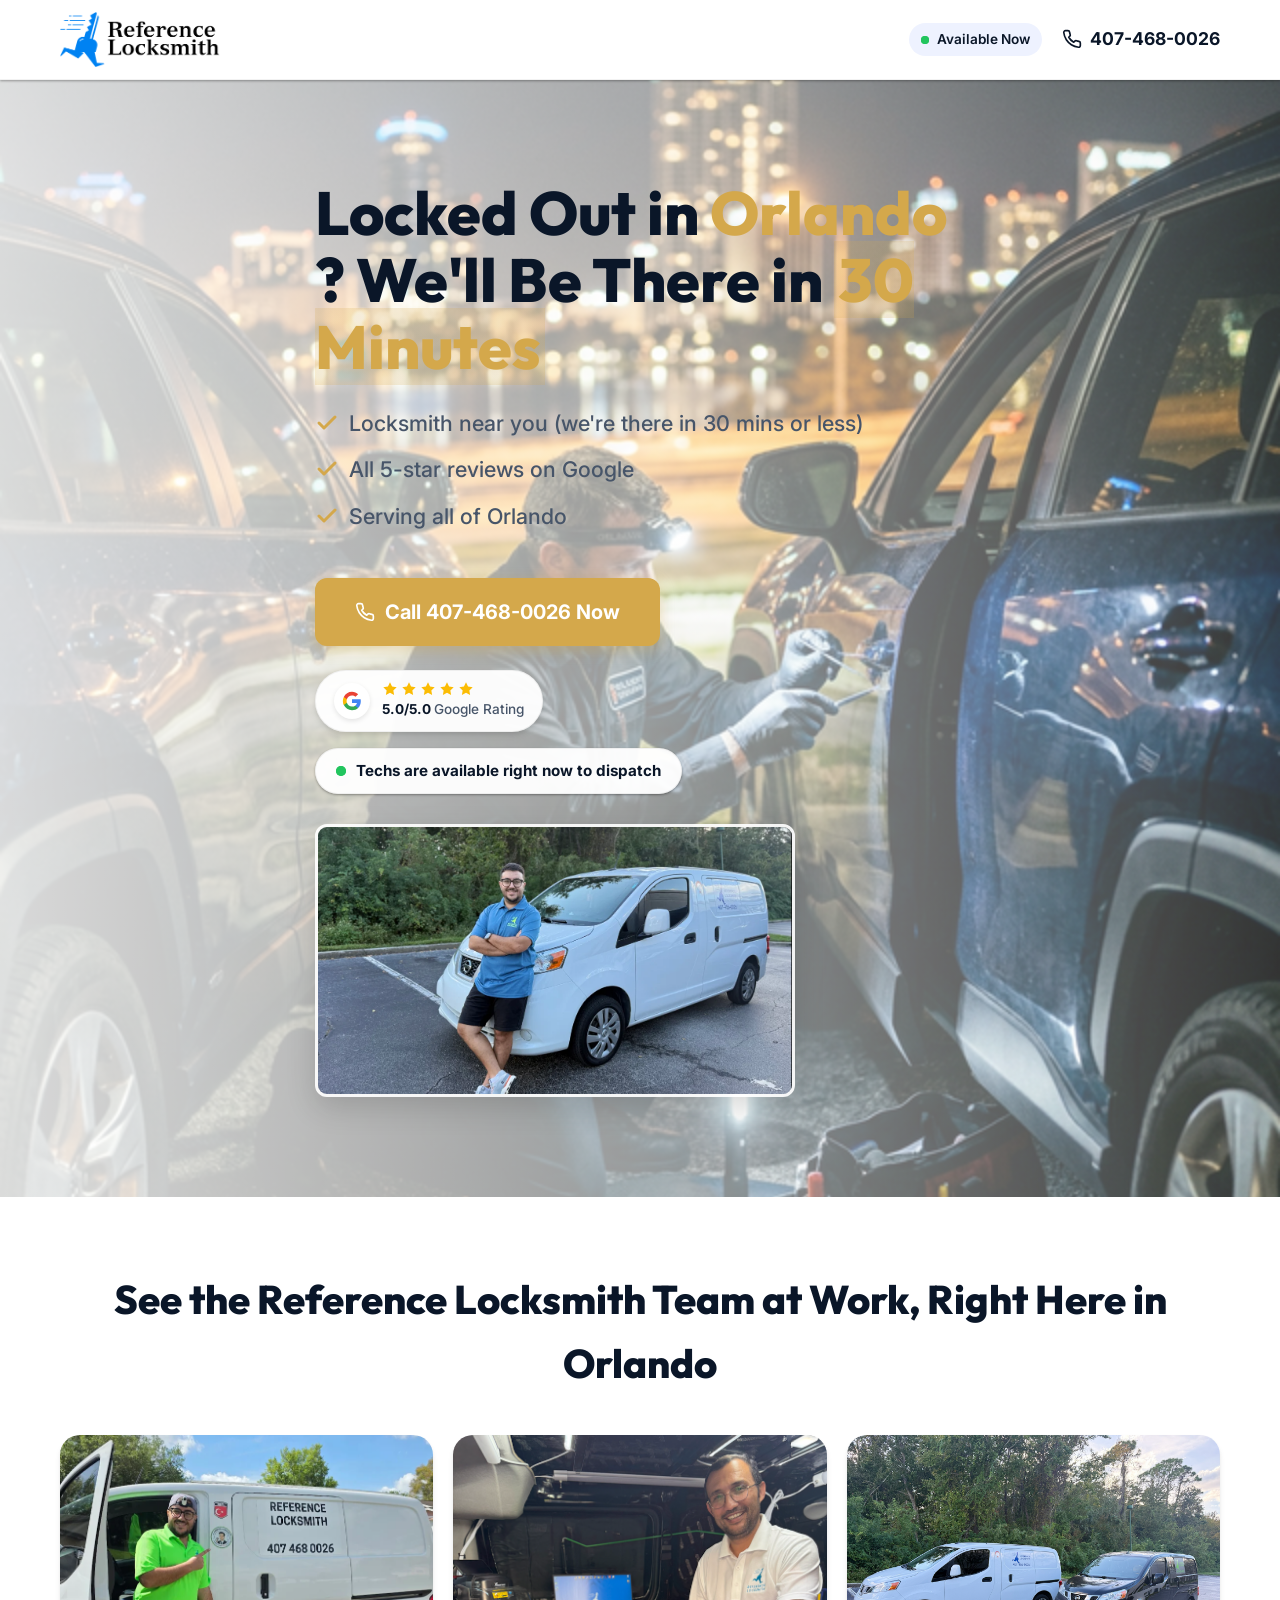
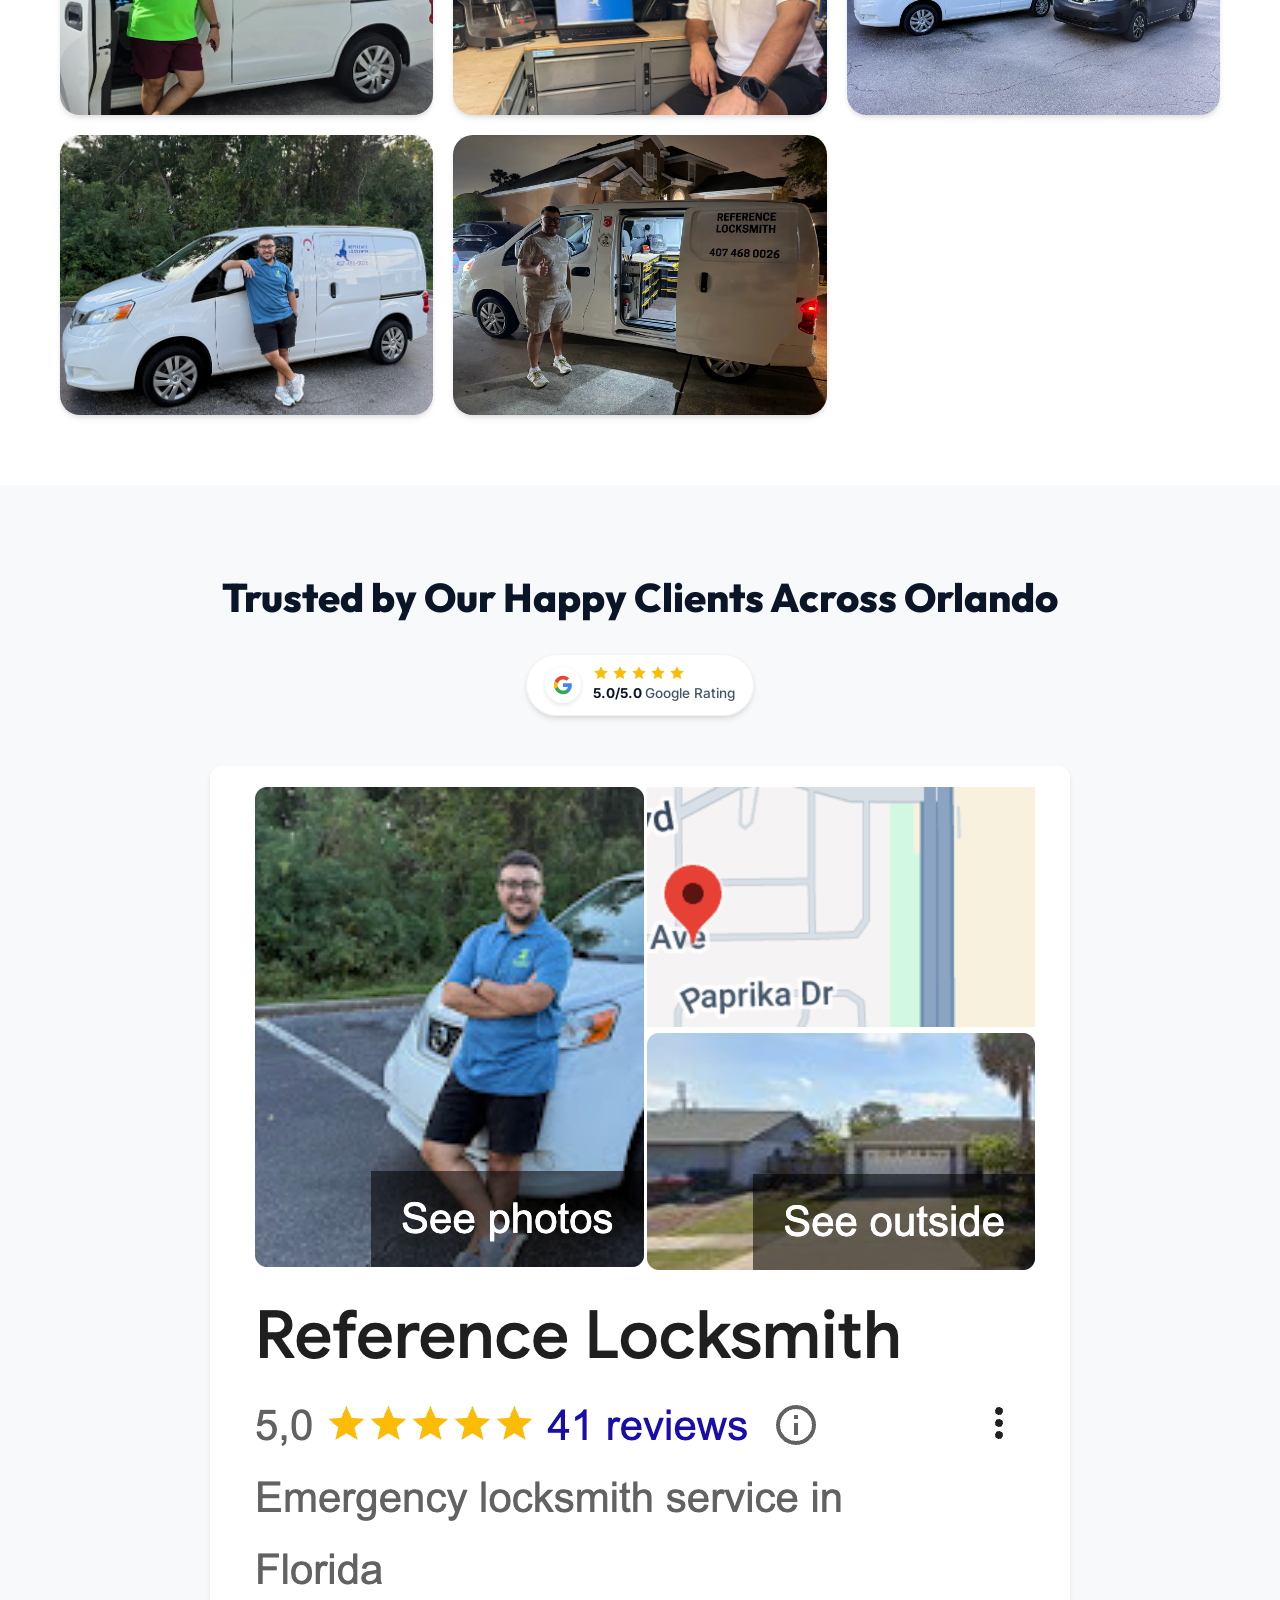
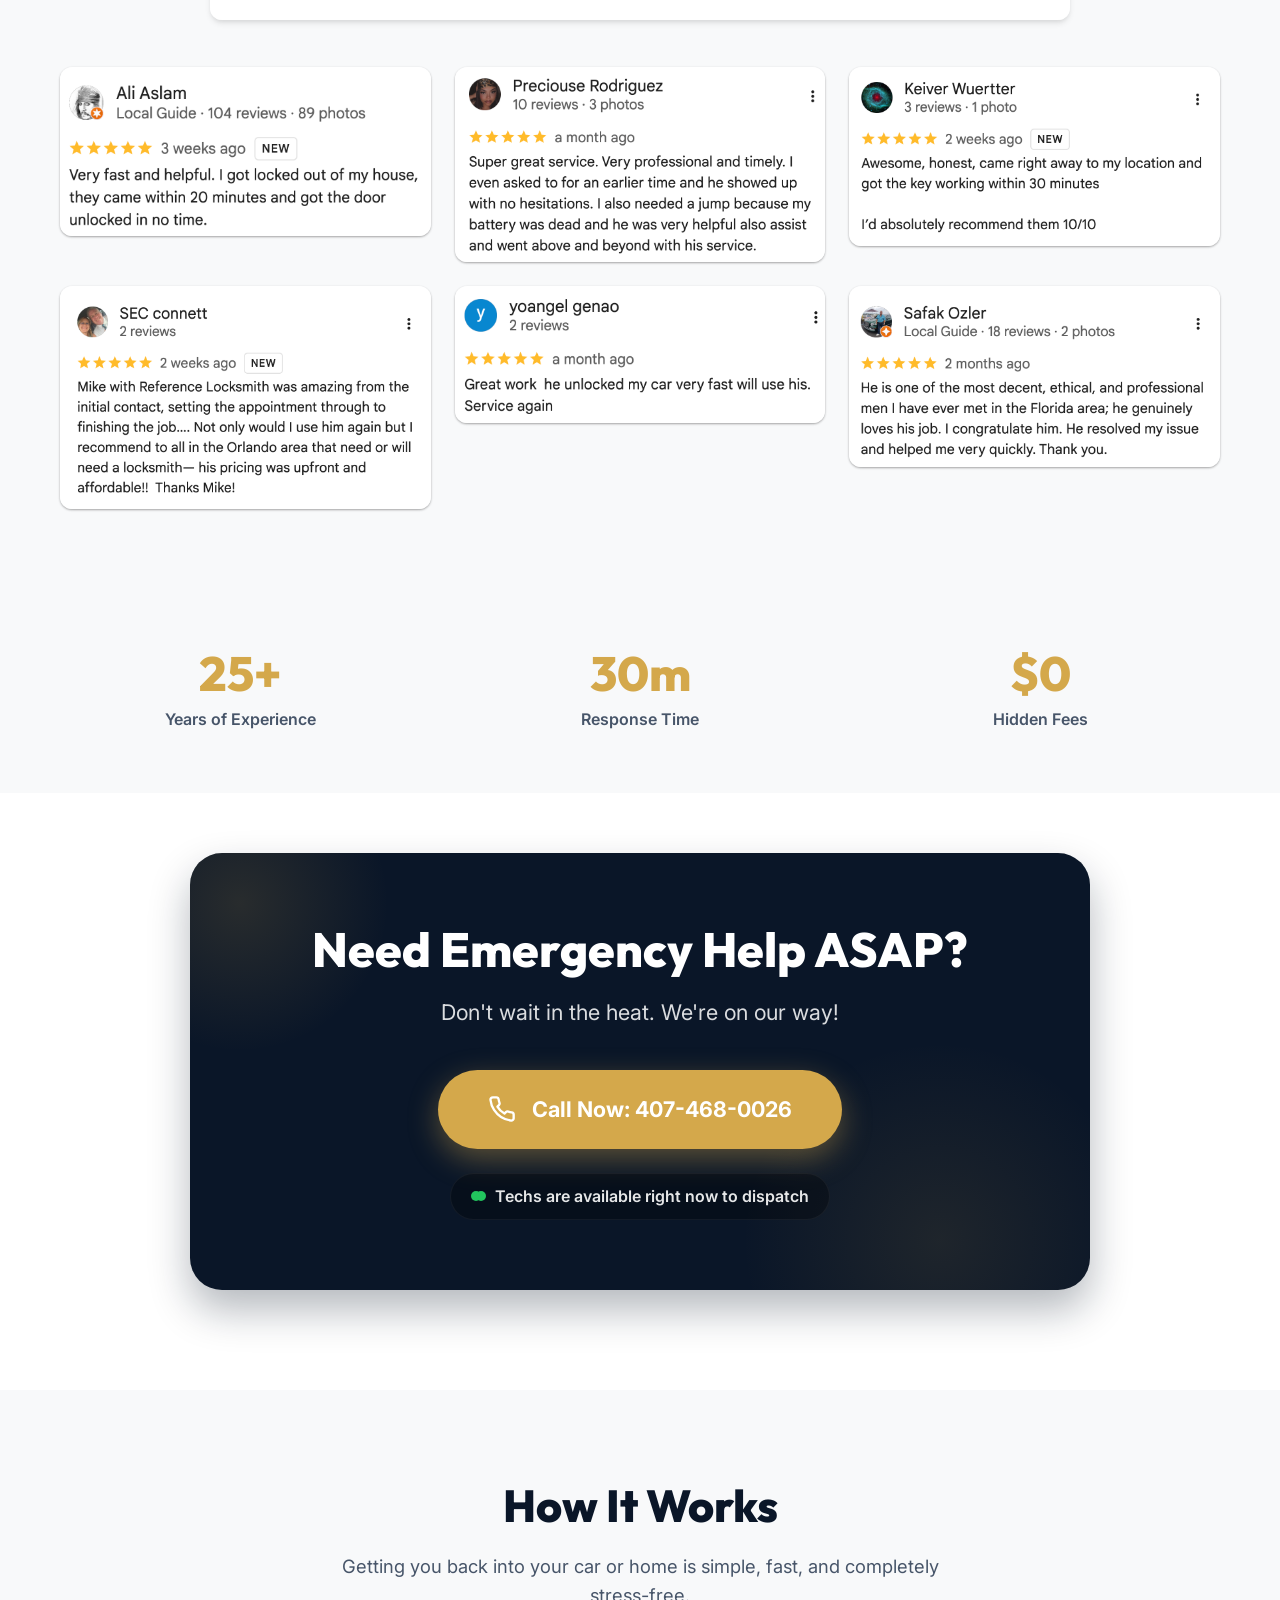
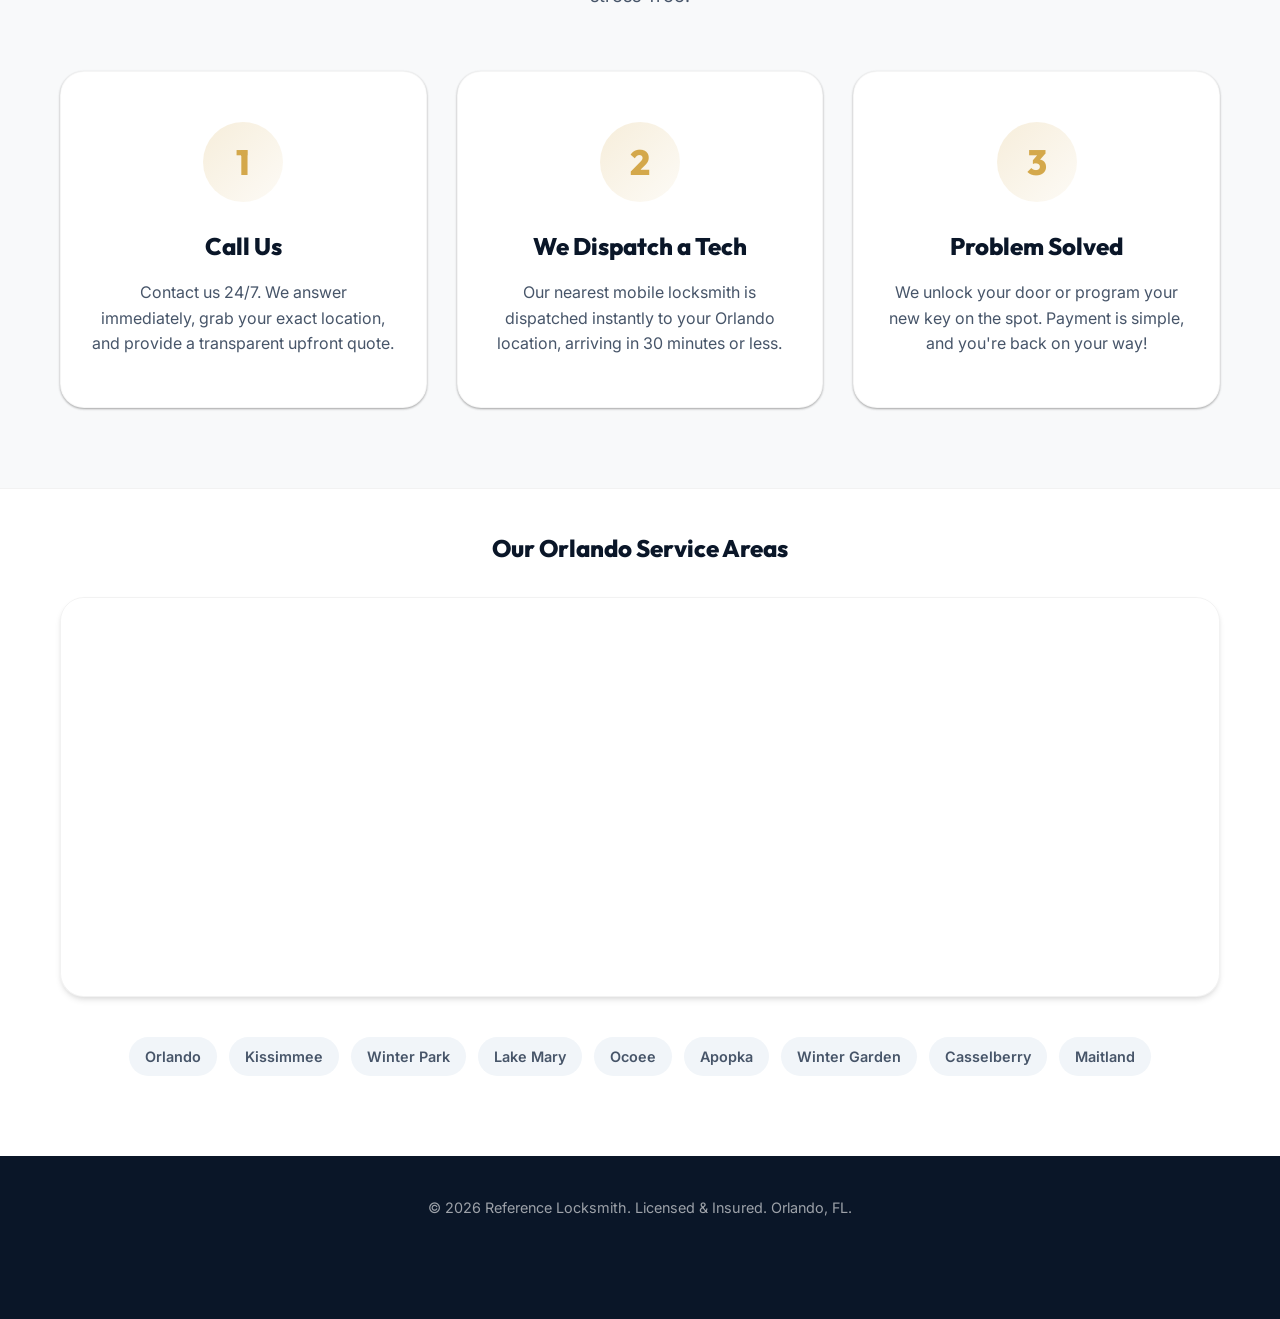
<file: index.html>
<!DOCTYPE html>
<html lang="en">

<head>
<!-- Google Tag Manager -->
<script>(function(w,d,s,l,i){w[l]=w[l]||[];w[l].push({'gtm.start':
new Date().getTime(),event:'gtm.js'});var f=d.getElementsByTagName(s)[0],
j=d.createElement(s),dl=l!='dataLayer'?'&l='+l:'';j.async=true;j.src=
'https://www.googletagmanager.com/gtm.js?id='+i+dl;f.parentNode.insertBefore(j,f);
})(window,document,'script','dataLayer','GTM-WR5F8MZR');</script>
<!-- End Google Tag Manager -->
<!-- Google tag (gtag.js) -->
<script async src="https://www.googletagmanager.com/gtag/js?id=AW-16902794278"></script>
<script>
  window.dataLayer = window.dataLayer || [];
  function gtag(){dataLayer.push(arguments);}
  gtag('js', new Date());

  gtag('config', 'AW-16902794278');
</script>
<script>
  gtag('config', 'AW-16902794278/N-TGCMrBkIscEKbY8Ps-', {
    'phone_conversion_number': '407-468-0026'
  });
</script>
    <meta charset="UTF-8">
    <meta name="viewport" content="width=device-width, initial-scale=1.0">
    <title>24/7 Emergency Locksmith Orlando | 30 Min Response | Reference Locksmith</title>
    <meta name="description"
        content="Locked out in Orlando? Reference Locksmith provides 24/7 emergency locksmith services. Home, car, and commercial lockouts. 30-minute response time guaranteed. Call 407-468-0026 now!">
    <link rel="stylesheet" href="style.css">
    <link rel="preconnect" href="https://fonts.googleapis.com">
    <link rel="preconnect" href="https://fonts.gstatic.com" crossorigin>
    <link
        href="https://fonts.googleapis.com/css2?family=Inter:wght@400;500;600;700;800&family=Outfit:wght@400;600;700;800&display=swap"
        rel="stylesheet">
    <script type="application/ld+json">
    {
      "@context": "https://schema.org",
      "@type": "LocalBusiness",
      "name": "Reference Locksmith",
      "image": "new-logo.png",
      "@id": "",
      "url": "https://referencelocksmith.com",
      "telephone": "+14074680026",
      "priceRange": "$$",
      "address": {
        "@type": "PostalAddress",
        "streetAddress": "Orlando Service Area",
        "addressLocality": "Orlando",
        "addressRegion": "FL",
        "postalCode": "32801",
        "addressCountry": "US"
      },
      "geo": {
        "@type": "GeoCoordinates",
        "latitude": 28.5383,
        "longitude": -81.3792
      },
      "openingHoursSpecification": {
        "@type": "OpeningHoursSpecification",
        "dayOfWeek": [
          "Monday",
          "Tuesday",
          "Wednesday",
          "Thursday",
          "Friday",
          "Saturday",
          "Sunday"
        ],
        "opens": "00:00",
        "closes": "23:59"
      },
      "sameAs": []
    }
    </script>
</head>

<body>
<!-- Google Tag Manager (noscript) -->
<noscript><iframe src="https://www.googletagmanager.com/ns.html?id=GTM-WR5F8MZR"
height="0" width="0" style="display:none;visibility:hidden"></iframe></noscript>
<!-- End Google Tag Manager (noscript) -->
    <!-- Sticky Header -->
    <header class="sticky-header">
        <div class="container header-content">
            <div class="logo">
                <img src="new-logo.png" alt="Reference Locksmith Logo" class="logo-img">
            </div>
            <div class="header-right">
                <div class="status-badge">
                    <span class="pulse-dot"></span>
                    Available Now
                </div>
                <a href="tel:407-468-0026" class="phone-link">
                    <svg class="phone-icon" viewBox="0 0 24 24" fill="none" stroke="currentColor" stroke-width="2"
                        stroke-linecap="round" stroke-linejoin="round">
                        <path
                            d="M22 16.92v3a2 2 0 0 1-2.18 2 19.79 19.79 0 0 1-8.63-3.07 19.5 19.5 0 0 1-6-6 19.79 19.79 0 0 1-3.07-8.67A2 2 0 0 1 4.11 2h3a2 2 0 0 1 2 1.72 12.84 12.84 0 0 0 .7 2.81 2 2 0 0 1-.45 2.11L8.09 9.91a16 16 0 0 0 6 6l1.27-1.27a2 2 0 0 1 2.11-.45 12.84 12.84 0 0 0 2.81.7A2 2 0 0 1 22 16.92z">
                        </path>
                    </svg>
                    407-468-0026
                </a>
            </div>
        </div>
    </header>

    <main>
        <!-- Hero Section -->
        <section class="hero-v2">
            <div class="hero-overlay"></div>
            <img src="hero.png" alt="Locksmith at Work" class="hero-bg-img">
            <div class="container hero-container">
                <div class="hero-content">
                    <h1>Locked Out in <span class="accent vibrate-text">Orlando</span>? We'll Be There in <span class="highlight">30 Minutes</span></h1>
                    <ul class="hero-subtext" style="list-style: none; padding: 0; text-align: left;">
                        <li style="display: flex; align-items: center; gap: 10px; margin-bottom: 12px; text-align: left;">
                            <svg width="24" height="24" viewBox="0 0 24 24" fill="none" stroke="var(--accent)" stroke-width="3" stroke-linecap="round" stroke-linejoin="round" style="flex-shrink: 0;"><polyline points="20 6 9 17 4 12"></polyline></svg>
                            Locksmith near you (we're there in 30 mins or less)
                        </li>
                        <li style="display: flex; align-items: center; gap: 10px; margin-bottom: 12px; text-align: left;">
                            <svg width="24" height="24" viewBox="0 0 24 24" fill="none" stroke="var(--accent)" stroke-width="3" stroke-linecap="round" stroke-linejoin="round" style="flex-shrink: 0;"><polyline points="20 6 9 17 4 12"></polyline></svg>
                            All 5-star reviews on Google
                        </li>
                        <li style="display: flex; align-items: center; gap: 10px; text-align: left;">
                            <svg width="24" height="24" viewBox="0 0 24 24" fill="none" stroke="var(--accent)" stroke-width="3" stroke-linecap="round" stroke-linejoin="round" style="flex-shrink: 0;"><polyline points="20 6 9 17 4 12"></polyline></svg>
                            Serving all of Orlando
                        </li>
                    </ul>
                    <a href="tel:407-468-0026" class="btn btn-primary btn-hero">
                        <svg class="phone-icon ring-animation" viewBox="0 0 24 24" fill="none" stroke="currentColor"
                            stroke-width="2" stroke-linecap="round" stroke-linejoin="round">
                            <path
                                d="M22 16.92v3a2 2 0 0 1-2.18 2 19.79 19.79 0 0 1-8.63-3.07 19.5 19.5 0 0 1-6-6 19.79 19.79 0 0 1-3.07-8.67A2 2 0 0 1 4.11 2h3a2 2 0 0 1 2 1.72 12.84 12.84 0 0 0 .7 2.81 2 2 0 0 1-.45 2.11L8.09 9.91a16 16 0 0 0 6 6l1.27-1.27a2 2 0 0 1 2.11-.45 12.84 12.84 0 0 0 2.81.7A2 2 0 0 1 22 16.92z">
                            </path>
                        </svg>
                        Call 407-468-0026 Now
                    </a>
                    
                    <div style="margin-top: 24px;">
                        <a href="https://share.google/3RNqhoKEmI9oFiAR3" target="_blank" rel="noopener noreferrer" style="display: inline-flex; align-items: center; gap: 12px; background: rgba(255, 255, 255, 0.95); padding: 10px 18px; border-radius: 50px; box-shadow: var(--shadow-md); border: 1px solid rgba(0,0,0,0.05); text-decoration: none; transition: transform 0.2s ease;">
                            <div style="width: 36px; height: 36px; background: #fff; border-radius: 50%; box-shadow: 0 2px 5px rgba(0,0,0,0.1); display: flex; align-items: center; justify-content: center; flex-shrink: 0;">
                                <svg width="20" height="20" viewBox="0 0 24 24">
                                  <path fill="#4285F4" d="M22.56 12.25c0-.78-.07-1.53-.2-2.25H12v4.26h5.92c-.26 1.37-1.04 2.53-2.21 3.31v2.77h3.57c2.08-1.92 3.28-4.74 3.28-8.09z"/>
                                  <path fill="#34A853" d="M12 23c2.97 0 5.46-.98 7.28-2.66l-3.57-2.77c-.98.66-2.23 1.06-3.71 1.06-2.86 0-5.29-1.93-6.16-4.53H2.18v2.84C3.99 20.53 7.7 23 12 23z"/>
                                  <path fill="#FBBC05" d="M5.84 14.09c-.22-.66-.35-1.36-.35-2.09s.13-1.43.35-2.09V7.07H2.18C1.43 8.55 1 10.22 1 12s.43 3.45 1.18 4.93l2.85-2.22.81-.62z"/>
                                  <path fill="#EA4335" d="M12 5.38c1.62 0 3.06.56 4.21 1.64l3.15-3.15C17.45 2.09 14.97 1 12 1 7.7 1 3.99 3.47 2.18 7.07l3.66 2.84c.87-2.6 3.3-4.53 6.16-4.53z"/>
                                </svg>
                            </div>
                            <div style="display: flex; flex-direction: column; align-items: flex-start; text-align: left;">
                                <div style="display: flex; gap: 3px; color: #FBBC04;">
                                    <svg width="16" height="16" viewBox="0 0 24 24" fill="currentColor"><path d="M12 2L15.09 8.26L22 9.27L17 14.14L18.18 21.02L12 17.77L5.82 21.02L7 14.14L2 9.27L8.91 8.26L12 2Z"/></svg>
                                    <svg width="16" height="16" viewBox="0 0 24 24" fill="currentColor"><path d="M12 2L15.09 8.26L22 9.27L17 14.14L18.18 21.02L12 17.77L5.82 21.02L7 14.14L2 9.27L8.91 8.26L12 2Z"/></svg>
                                    <svg width="16" height="16" viewBox="0 0 24 24" fill="currentColor"><path d="M12 2L15.09 8.26L22 9.27L17 14.14L18.18 21.02L12 17.77L5.82 21.02L7 14.14L2 9.27L8.91 8.26L12 2Z"/></svg>
                                    <svg width="16" height="16" viewBox="0 0 24 24" fill="currentColor"><path d="M12 2L15.09 8.26L22 9.27L17 14.14L18.18 21.02L12 17.77L5.82 21.02L7 14.14L2 9.27L8.91 8.26L12 2Z"/></svg>
                                    <svg width="16" height="16" viewBox="0 0 24 24" fill="currentColor"><path d="M12 2L15.09 8.26L22 9.27L17 14.14L18.18 21.02L12 17.77L5.82 21.02L7 14.14L2 9.27L8.91 8.26L12 2Z"/></svg>
                                </div>
                                <span style="font-size: 0.85rem; font-weight: 700; color: var(--text-main); margin-top: 2px;">5.0/5.0 <span style="font-weight: 500; color: var(--text-light);">Google Rating</span></span>
                            </div>
                        </a>
                    </div>

                    <div style="margin-top: 16px;">
                        <div style="display: inline-flex; align-items: center; gap: 10px; background: rgba(255, 255, 255, 0.95); padding: 10px 20px; border-radius: 50px; box-shadow: var(--shadow-sm); border: 1px solid rgba(0,0,0,0.05);">
                            <span class="pulse-dot" style="width: 10px; height: 10px;"></span>
                            <span style="font-size: 0.95rem; font-weight: 700; color: var(--text-main);">Techs are available right now to dispatch</span>
                        </div>
                    </div>
                    
                    <div style="margin-top: 30px; border-radius: 12px; overflow: hidden; box-shadow: 0 10px 30px rgba(0,0,0,0.15); border: 3px solid rgba(255, 255, 255, 0.9); max-width: 480px;">
                        <img src="reference1.webp" alt="Orlando Locksmith on Site" style="width: 100%; display: block; height: auto;">
                    </div>

                </div>
            </div>
        </section>

        <!-- Team Gallery Section (Replaced Trust Strip) -->
        <section class="team-gallery" style="background: var(--white); padding: 70px 0;">
            <div class="container">
                <div class="section-header" style="margin-bottom: 40px;">
                    <h2>See the Reference Locksmith Team at Work, Right Here in Orlando</h2>
                </div>
                <div class="team-grid">

                    <div class="team-item">
                        <img src="reference2.webp" alt="Reference Locksmith Team at Work" class="team-img" style="position: absolute; top: 0; left: 0; width: 100%; height: 100%; object-fit: cover;">
                    </div>
                    <div class="team-item">
                        <img src="reference3.webp" alt="Reference Locksmith Team at Work" class="team-img" style="position: absolute; top: 0; left: 0; width: 100%; height: 100%; object-fit: cover; object-position: center 20%;">
                    </div>
                    <div class="team-item">
                        <img src="reference4.webp" alt="Reference Locksmith Team at Work" class="team-img" style="position: absolute; top: 0; left: 0; width: 100%; height: 100%; object-fit: cover;">
                    </div>
                    <div class="team-item">
                        <img src="reference5.webp" alt="Reference Locksmith Team at Work" class="team-img" style="position: absolute; top: 0; left: 0; width: 100%; height: 100%; object-fit: cover;">
                    </div>
                    <div class="team-item">
                        <img src="reference6.webp" alt="Reference Locksmith Team at Work" class="team-img" style="position: absolute; top: 0; left: 0; width: 100%; height: 100%; object-fit: cover;">
                    </div>
                </div>
            </div>
        </section>

        <!-- Reviews Section -->
        <section id="reviews" class="reviews">
            <div class="container">
                <div class="section-header" style="display: flex; flex-direction: column; align-items: center;">
                    <h2>Trusted by Our Happy Clients Across Orlando</h2>
                    <a href="https://share.google/3RNqhoKEmI9oFiAR3" target="_blank" rel="noopener noreferrer" style="display: inline-flex; align-items: center; gap: 12px; background: rgba(255, 255, 255, 0.95); padding: 10px 18px; border-radius: 50px; box-shadow: var(--shadow-md); border: 1px solid rgba(0,0,0,0.05); text-decoration: none; transition: transform 0.2s ease; margin-top: 15px;">
                        <div style="width: 36px; height: 36px; background: #fff; border-radius: 50%; box-shadow: 0 2px 5px rgba(0,0,0,0.1); display: flex; align-items: center; justify-content: center; flex-shrink: 0;">
                            <svg width="20" height="20" viewBox="0 0 24 24">
                              <path fill="#4285F4" d="M22.56 12.25c0-.78-.07-1.53-.2-2.25H12v4.26h5.92c-.26 1.37-1.04 2.53-2.21 3.31v2.77h3.57c2.08-1.92 3.28-4.74 3.28-8.09z"/>
                              <path fill="#34A853" d="M12 23c2.97 0 5.46-.98 7.28-2.66l-3.57-2.77c-.98.66-2.23 1.06-3.71 1.06-2.86 0-5.29-1.93-6.16-4.53H2.18v2.84C3.99 20.53 7.7 23 12 23z"/>
                              <path fill="#FBBC05" d="M5.84 14.09c-.22-.66-.35-1.36-.35-2.09s.13-1.43.35-2.09V7.07H2.18C1.43 8.55 1 10.22 1 12s.43 3.45 1.18 4.93l2.85-2.22.81-.62z"/>
                              <path fill="#EA4335" d="M12 5.38c1.62 0 3.06.56 4.21 1.64l3.15-3.15C17.45 2.09 14.97 1 12 1 7.7 1 3.99 3.47 2.18 7.07l3.66 2.84c.87-2.6 3.3-4.53 6.16-4.53z"/>
                            </svg>
                        </div>
                        <div style="display: flex; flex-direction: column; align-items: flex-start; text-align: left;">
                            <div style="display: flex; gap: 3px; color: #FBBC04;">
                                <svg width="16" height="16" viewBox="0 0 24 24" fill="currentColor"><path d="M12 2L15.09 8.26L22 9.27L17 14.14L18.18 21.02L12 17.77L5.82 21.02L7 14.14L2 9.27L8.91 8.26L12 2Z"/></svg>
                                <svg width="16" height="16" viewBox="0 0 24 24" fill="currentColor"><path d="M12 2L15.09 8.26L22 9.27L17 14.14L18.18 21.02L12 17.77L5.82 21.02L7 14.14L2 9.27L8.91 8.26L12 2Z"/></svg>
                                <svg width="16" height="16" viewBox="0 0 24 24" fill="currentColor"><path d="M12 2L15.09 8.26L22 9.27L17 14.14L18.18 21.02L12 17.77L5.82 21.02L7 14.14L2 9.27L8.91 8.26L12 2Z"/></svg>
                                <svg width="16" height="16" viewBox="0 0 24 24" fill="currentColor"><path d="M12 2L15.09 8.26L22 9.27L17 14.14L18.18 21.02L12 17.77L5.82 21.02L7 14.14L2 9.27L8.91 8.26L12 2Z"/></svg>
                                <svg width="16" height="16" viewBox="0 0 24 24" fill="currentColor"><path d="M12 2L15.09 8.26L22 9.27L17 14.14L18.18 21.02L12 17.77L5.82 21.02L7 14.14L2 9.27L8.91 8.26L12 2Z"/></svg>
                            </div>
                            <span style="font-size: 0.85rem; font-weight: 700; color: var(--text-main); margin-top: 2px;">5.0/5.0 <span style="font-weight: 500; color: var(--text-light);">Google Rating</span></span>
                        </div>
                    </a>
                </div>
                
                <div style="text-align: center; margin-bottom: 40px;">
                    <img src="reviews1.png" alt="Google Reviews Overview" style="max-width: 100%; height: auto; border-radius: 12px; box-shadow: var(--shadow-md);">
                </div>

                <div style="display: grid; grid-template-columns: repeat(auto-fit, minmax(300px, 1fr)); gap: 24px;">
                    <img src="Screenshot 2026-03-23 at 16.22.30.png" alt="Customer Review" style="width: 100%; height: auto; border-radius: 12px; box-shadow: var(--shadow-sm);">
                    <img src="Screenshot 2026-03-23 at 16.22.37.png" alt="Customer Review" style="width: 100%; height: auto; border-radius: 12px; box-shadow: var(--shadow-sm);">
                    <img src="Screenshot 2026-03-23 at 16.22.46.png" alt="Customer Review" style="width: 100%; height: auto; border-radius: 12px; box-shadow: var(--shadow-sm);">
                    <img src="Screenshot 2026-03-23 at 16.23.01.png" alt="Customer Review" style="width: 100%; height: auto; border-radius: 12px; box-shadow: var(--shadow-sm);">
                    <img src="Screenshot 2026-03-23 at 16.23.09.png" alt="Customer Review" style="width: 100%; height: auto; border-radius: 12px; box-shadow: var(--shadow-sm);">
                    <img src="Screenshot 2026-03-23 at 16.23.14.png" alt="Customer Review" style="width: 100%; height: auto; border-radius: 12px; box-shadow: var(--shadow-sm);">
                </div>
            </div>
        </section>




        <!-- Stats Section -->
        <section class="stats">
            <div class="container grid-3">
                <div class="stat-item">
                    <div class="stat-value">25+</div>
                    <div class="stat-label">Years of Experience</div>
                </div>
                <div class="stat-item">
                    <div class="stat-value">30m</div>
                    <div class="stat-label">Response Time</div>
                </div>
                <div class="stat-item">
                    <div class="stat-value">$0</div>
                    <div class="stat-label">Hidden Fees</div>
                </div>
            </div>
        </section>

        <!-- Final CTA -->
        <section class="final-cta" style="padding: 60px 20px 100px;">
            <div class="container" style="background: var(--primary); border-radius: 32px; padding: 70px 30px; text-align: center; box-shadow: 0 20px 40px rgba(10, 22, 40, 0.3); position: relative; overflow: hidden; max-width: 900px; margin: 0 auto;">
                
                <!-- Decorative background elements -->
                <div style="position: absolute; top: -100px; left: -100px; width: 300px; height: 300px; background: radial-gradient(circle, rgba(212, 168, 75, 0.15) 0%, transparent 70%); border-radius: 50%; pointer-events: none;"></div>
                <div style="position: absolute; bottom: -150px; right: -50px; width: 400px; height: 400px; background: radial-gradient(circle, rgba(212, 168, 75, 0.1) 0%, transparent 70%); border-radius: 50%; pointer-events: none;"></div>
                
                <h2 style="color: var(--white); position: relative; z-index: 2; line-height: 1.1;">Need Emergency Help ASAP?</h2>
                <p style="color: rgba(255, 255, 255, 0.85); position: relative; z-index: 2; max-width: 600px; margin: 0 auto 40px auto; font-size: 1.35rem;">Don't wait in the heat. We're on our way!</p>
                
                <div style="position: relative; z-index: 2; display: flex; flex-direction: column; align-items: center; gap: 24px;">
                    <a href="tel:407-468-0026" class="btn btn-primary btn-large" style="padding: 22px 50px; border-radius: 50px; display: inline-flex; align-items: center; gap: 16px; box-shadow: 0 10px 30px rgba(212, 168, 75, 0.4); font-size: 1.35rem;">
                        <svg class="phone-icon ring-animation" viewBox="0 0 24 24" fill="none" stroke="currentColor"
                            stroke-width="2" stroke-linecap="round" stroke-linejoin="round" style="width: 28px; height: 28px;">
                            <path
                                d="M22 16.92v3a2 2 0 0 1-2.18 2 19.79 19.79 0 0 1-8.63-3.07 19.5 19.5 0 0 1-6-6 19.79 19.79 0 0 1-3.07-8.67A2 2 0 0 1 4.11 2h3a2 2 0 0 1 2 1.72 12.84 12.84 0 0 0 .7 2.81 2 2 0 0 1-.45 2.11L8.09 9.91a16 16 0 0 0 6 6l1.27-1.27a2 2 0 0 1 2.11-.45 12.84 12.84 0 0 0 2.81.7A2 2 0 0 1 22 16.92z">
                            </path>
                        </svg>
                        Call Now: 407-468-0026
                    </a>
                    
                    <div style="display: flex; align-items: center; gap: 10px; background: rgba(0, 0, 0, 0.3); padding: 10px 20px; border-radius: 50px; border: 1px solid rgba(255,255,255,0.05);">
                        <span class="pulse-dot" style="width: 10px; height: 10px; margin-right: 4px;"></span>
                        <span style="font-size: 1rem; font-weight: 600; color: rgba(255, 255, 255, 0.9);">Techs are available right now to dispatch</span>
                    </div>
                </div>
            </div>
        </section>

        <!-- Our Process Section -->
        <section class="process" style="padding: 80px 0; background: var(--bg-light);">
            <div class="container">
                <div class="section-header" style="text-align: center; margin-bottom: 60px;">
                    <h2 style="font-size: 2.8rem; color: var(--primary);">How It Works</h2>
                    <p style="color: var(--text-light); font-size: 1.15rem; max-width: 600px; margin: 10px auto 0;">Getting you back into your car or home is simple, fast, and completely stress-free.</p>
                </div>
                
                <div style="display: grid; grid-template-columns: repeat(auto-fit, minmax(300px, 1fr)); gap: 30px; position: relative;">
                    <!-- Process Step 1 -->
                    <div style="background: var(--white); padding: 50px 30px; border-radius: 24px; text-align: center; box-shadow: var(--shadow-sm); border: 1px solid rgba(0,0,0,0.04); transition: transform 0.3s ease;">
                        <div style="width: 80px; height: 80px; background: linear-gradient(135deg, rgba(212, 168, 75, 0.2), rgba(212, 168, 75, 0.05)); color: var(--accent); border-radius: 50%; display: flex; align-items: center; justify-content: center; font-size: 2.2rem; margin: 0 auto 25px; font-weight: 800; font-family: 'Outfit', sans-serif;">1</div>
                        <h3 style="font-size: 1.5rem; margin-bottom: 15px; color: var(--primary);">Call Us</h3>
                        <p style="color: var(--text-light); line-height: 1.6;">Contact us 24/7. We answer immediately, grab your exact location, and provide a transparent upfront quote.</p>
                    </div>
                    
                    <!-- Process Step 2 -->
                    <div style="background: var(--white); padding: 50px 30px; border-radius: 24px; text-align: center; box-shadow: var(--shadow-sm); border: 1px solid rgba(0,0,0,0.04); transition: transform 0.3s ease;">
                        <div style="width: 80px; height: 80px; background: linear-gradient(135deg, rgba(212, 168, 75, 0.2), rgba(212, 168, 75, 0.05)); color: var(--accent); border-radius: 50%; display: flex; align-items: center; justify-content: center; font-size: 2.2rem; margin: 0 auto 25px; font-weight: 800; font-family: 'Outfit', sans-serif;">2</div>
                        <h3 style="font-size: 1.5rem; margin-bottom: 15px; color: var(--primary);">We Dispatch a Tech</h3>
                        <p style="color: var(--text-light); line-height: 1.6;">Our nearest mobile locksmith is dispatched instantly to your Orlando location, arriving in 30 minutes or less.</p>
                    </div>
                    
                    <!-- Process Step 3 -->
                    <div style="background: var(--white); padding: 50px 30px; border-radius: 24px; text-align: center; box-shadow: var(--shadow-sm); border: 1px solid rgba(0,0,0,0.04); transition: transform 0.3s ease;">
                        <div style="width: 80px; height: 80px; background: linear-gradient(135deg, rgba(212, 168, 75, 0.2), rgba(212, 168, 75, 0.05)); color: var(--accent); border-radius: 50%; display: flex; align-items: center; justify-content: center; font-size: 2.2rem; margin: 0 auto 25px; font-weight: 800; font-family: 'Outfit', sans-serif;">3</div>
                        <h3 style="font-size: 1.5rem; margin-bottom: 15px; color: var(--primary);">Problem Solved</h3>
                        <p style="color: var(--text-light); line-height: 1.6;">We unlock your door or program your new key on the spot. Payment is simple, and you're back on your way!</p>
                    </div>
                </div>
            </div>
        </section>

        <!-- Service Area Tags -->
        <section class="service-areas">
            <div class="container">
                <h3>Our Orlando Service Areas</h3>
                <div class="map-container">
                    <iframe
                        src="https://www.google.com/maps/embed?pb=!1m18!1m12!1m3!1d112196.3475143!2d-81.4795393!3d28.5020164!2m3!1f0!2f0!3f0!3m2!1i1024!2i768!4f13.1!3m3!1m2!1s0x88e773d2f98a7391%3A0x805101032338ff72!2sOrlando%2C%20FL!5e0!3m2!1sen!2sus!4v1709148000000!5m2!1sen!2sus"
                        allowfullscreen="" loading="lazy" referrerpolicy="no-referrer-when-downgrade">
                    </iframe>
                </div>
                <div class="tags">
                    <span class="tag">Orlando</span>
                    <span class="tag">Kissimmee</span>
                    <span class="tag">Winter Park</span>
                    <span class="tag">Lake Mary</span>
                    <span class="tag">Ocoee</span>
                    <span class="tag">Apopka</span>
                    <span class="tag">Winter Garden</span>
                    <span class="tag">Casselberry</span>
                    <span class="tag">Maitland</span>
                </div>
            </div>
        </section>
    </main>

    <footer>
        <div class="container">
            <p>&copy; 2026 Reference Locksmith. Licensed & Insured. Orlando, FL.</p>
        </div>
    </footer>

    <!-- Mobile Sticky CTA Bar -->
    <div class="mobile-cta-bar">
        <a href="tel:407-468-0026" class="btn btn-primary btn-full">
            <svg class="phone-icon ring-animation" viewBox="0 0 24 24" fill="none" stroke="currentColor"
                stroke-width="2" stroke-linecap="round" stroke-linejoin="round">
                <path
                    d="M22 16.92v3a2 2 0 0 1-2.18 2 19.79 19.79 0 0 1-8.63-3.07 19.5 19.5 0 0 1-6-6 19.79 19.79 0 0 1-3.07-8.67A2 2 0 0 1 4.11 2h3a2 2 0 0 1 2 1.72 12.84 12.84 0 0 0 .7 2.81 2 2 0 0 1-.45 2.11L8.09 9.91a16 16 0 0 0 6 6l1.27-1.27a2 2 0 0 1 2.11-.45 12.84 12.84 0 0 0 2.81.7A2 2 0 0 1 22 16.92z">
                </path>
            </svg>
            Call 407-468-0026
        </a>
    </div>

</body>

</html>
</file>
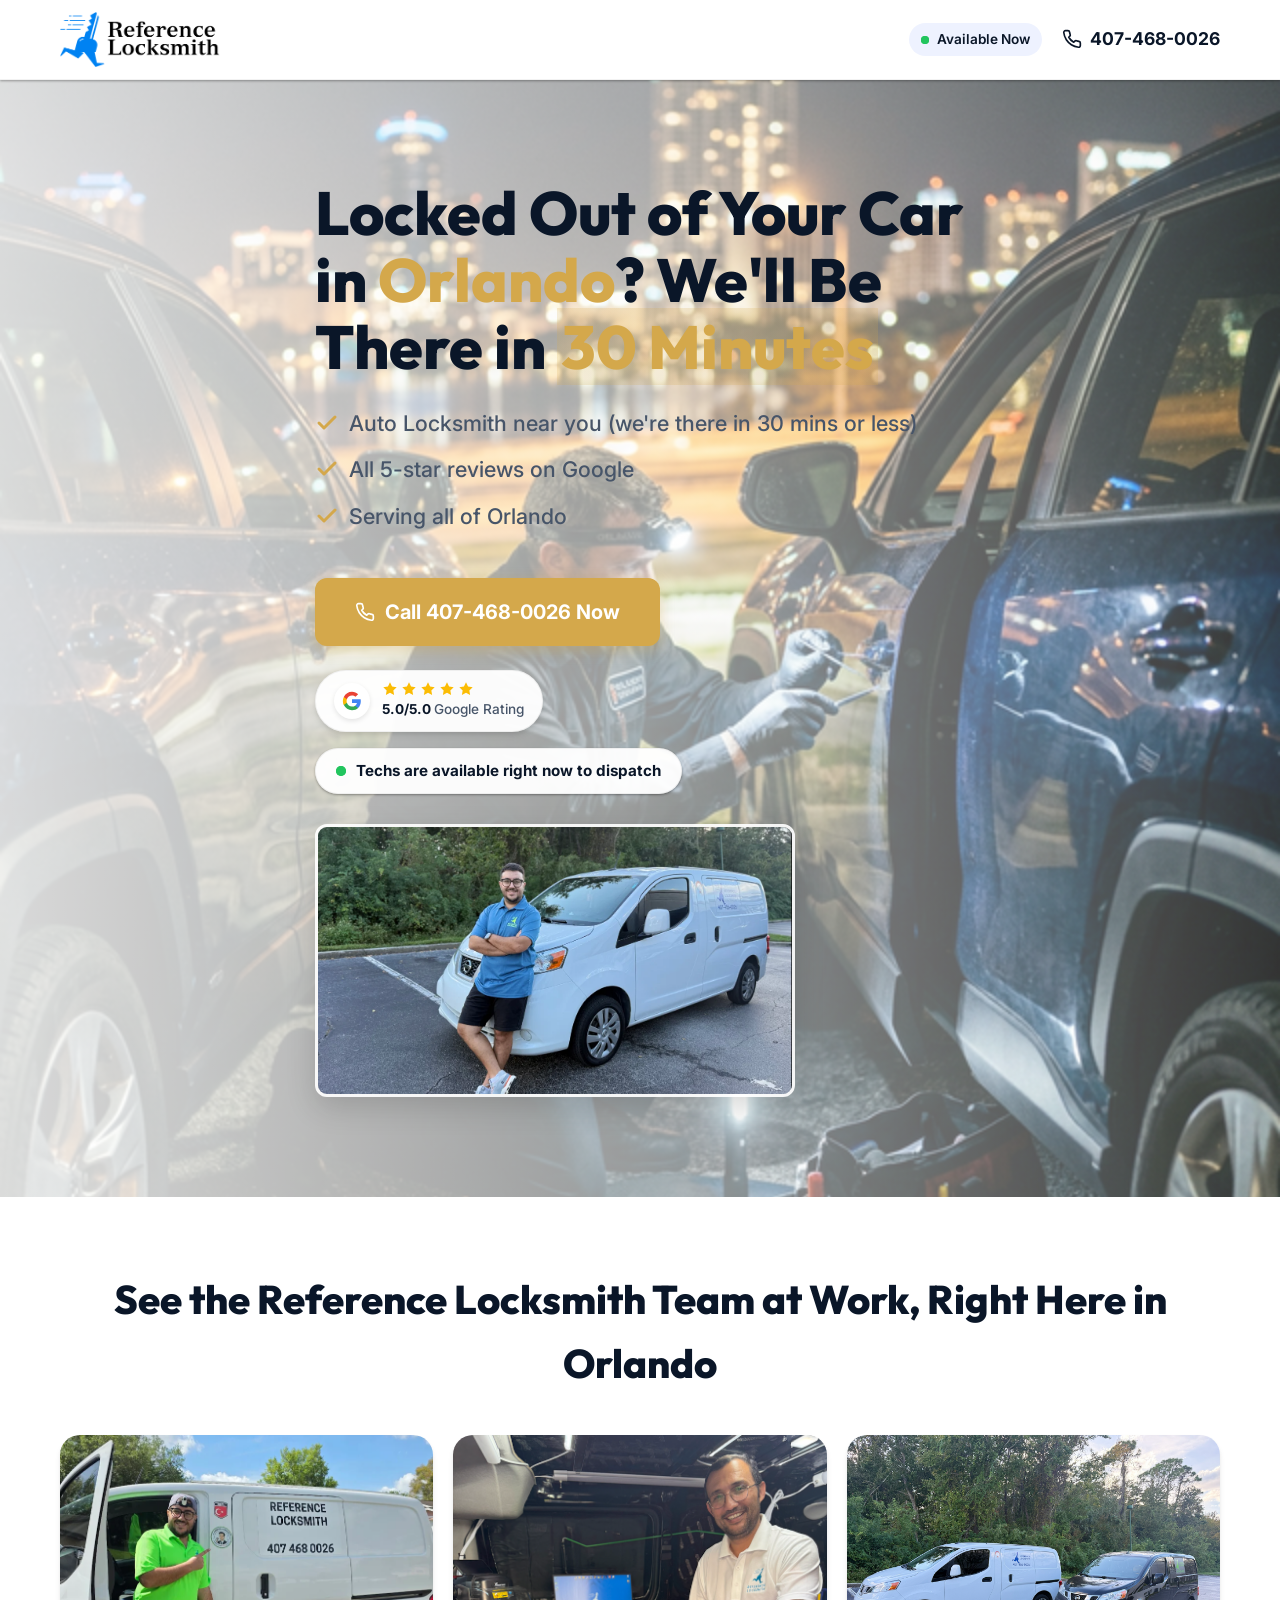
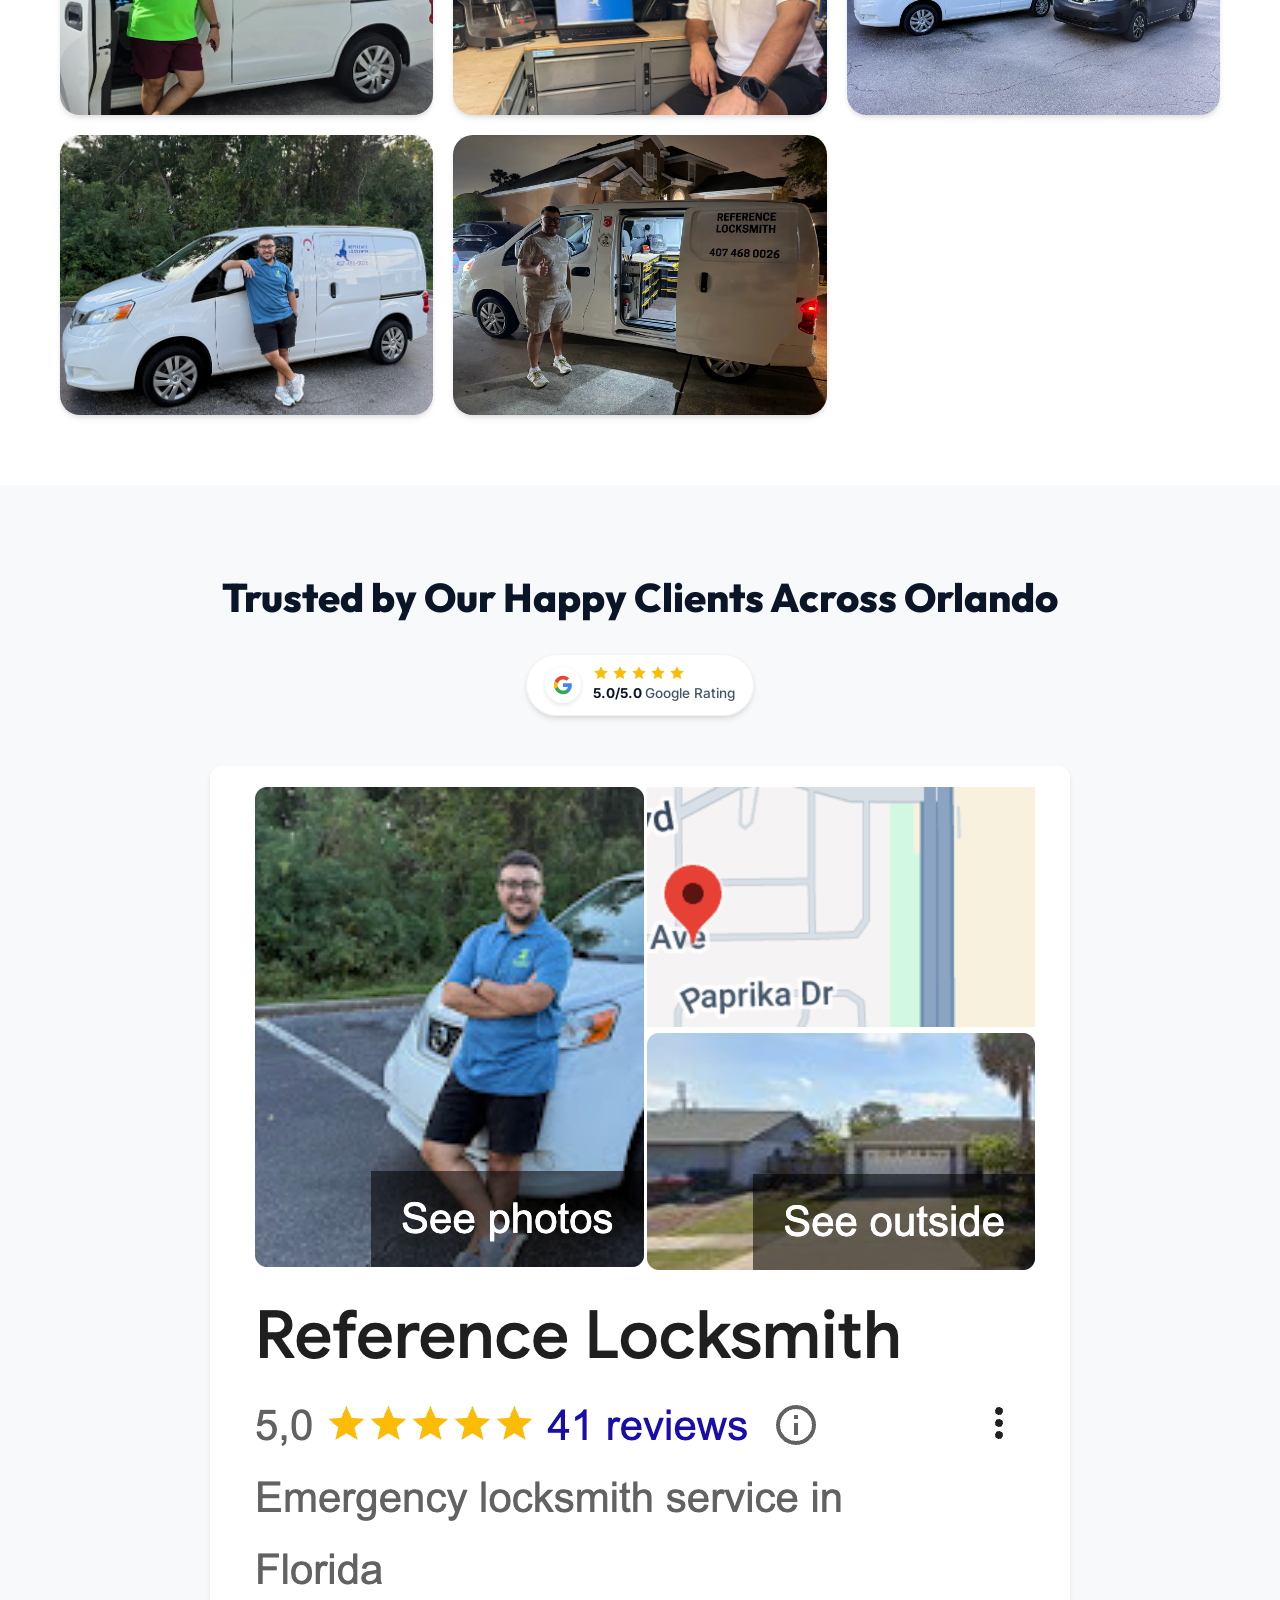
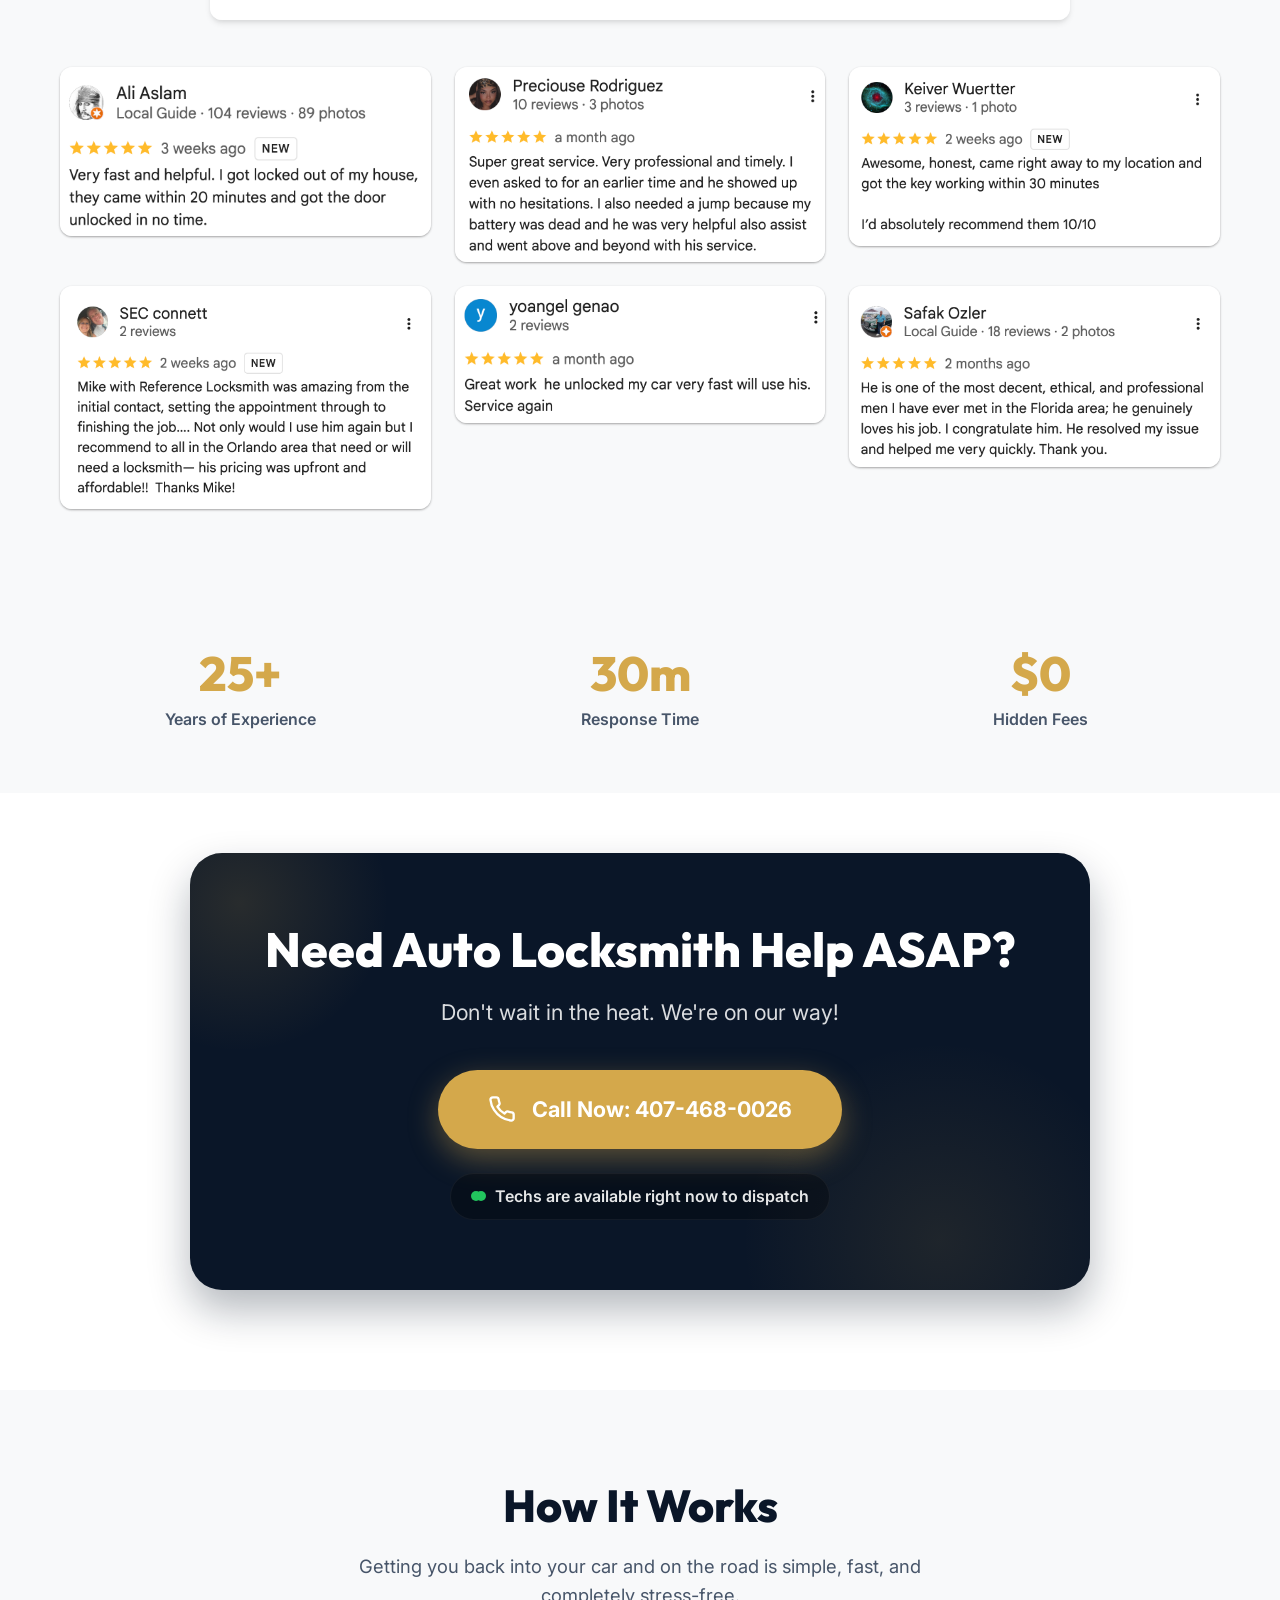
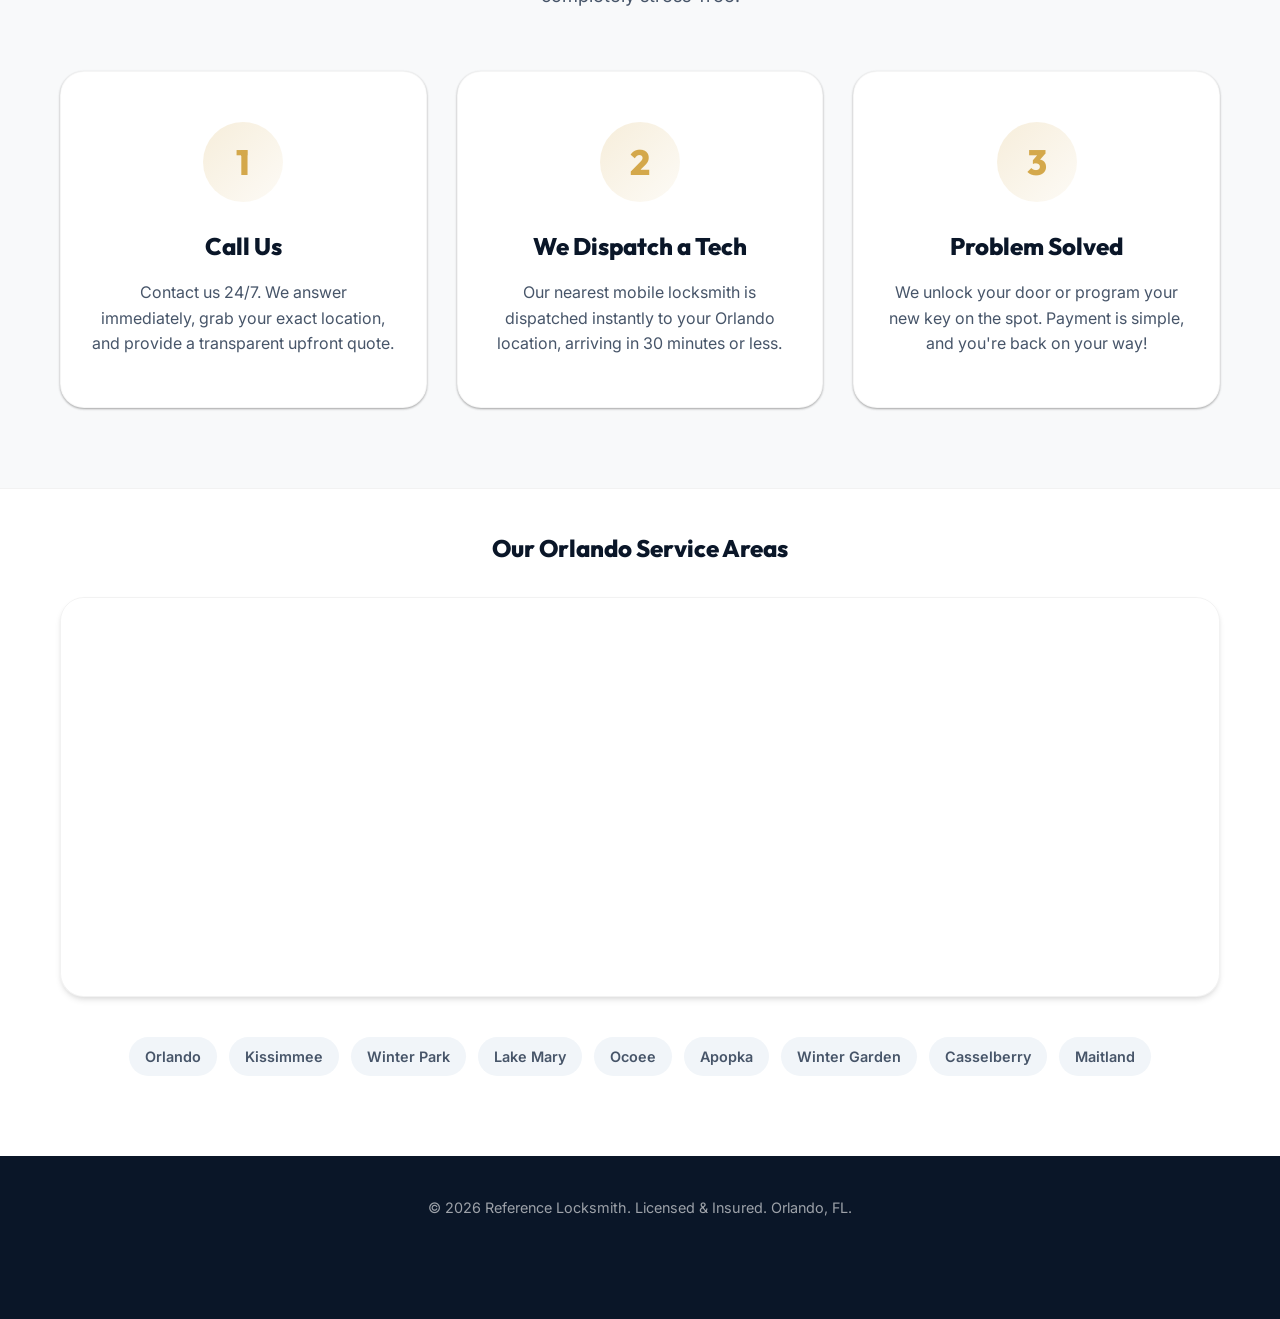
<file: auto-locksmith/index.html>
<!DOCTYPE html>
<html lang="en">

<head>
<!-- Google Tag Manager -->
<script>(function(w,d,s,l,i){w[l]=w[l]||[];w[l].push({'gtm.start':
new Date().getTime(),event:'gtm.js'});var f=d.getElementsByTagName(s)[0],
j=d.createElement(s),dl=l!='dataLayer'?'&l='+l:'';j.async=true;j.src=
'https://www.googletagmanager.com/gtm.js?id='+i+dl;f.parentNode.insertBefore(j,f);
})(window,document,'script','dataLayer','GTM-WR5F8MZR');</script>
<!-- End Google Tag Manager -->
<!-- Google tag (gtag.js) -->
<script async src="https://www.googletagmanager.com/gtag/js?id=AW-16902794278"></script>
<script>
  window.dataLayer = window.dataLayer || [];
  function gtag(){dataLayer.push(arguments);}
  gtag('js', new Date());

  gtag('config', 'AW-16902794278');
</script>
<script>
  gtag('config', 'AW-16902794278/N-TGCMrBkIscEKbY8Ps-', {
    'phone_conversion_number': '407-468-0026'
  });
</script>
    <meta charset="UTF-8">
    <meta name="viewport" content="width=device-width, initial-scale=1.0">
    <title>24/7 Auto Locksmith Orlando | 30 Min Response | Reference Locksmith</title>
    <meta name="description"
        content="Locked out in Orlando? Reference Locksmith provides 24/7 auto locksmith services. Car lockouts, key programming, and ignition repair. 30-minute response time guaranteed. Call 407-468-0026 now!">
    <link rel="stylesheet" href="../style.css">
    <link rel="preconnect" href="https://fonts.googleapis.com">
    <link rel="preconnect" href="https://fonts.gstatic.com" crossorigin>
    <link
        href="https://fonts.googleapis.com/css2?family=Inter:wght@400;500;600;700;800&family=Outfit:wght@400;600;700;800&display=swap"
        rel="stylesheet">
    <script type="application/ld+json">
    {
      "@context": "https://schema.org",
      "@type": "LocalBusiness",
      "name": "Reference Locksmith",
      "image": "../new-logo.png",
      "@id": "",
      "url": "https://referencelocksmith.com/auto-locksmith",
      "telephone": "+14074680026",
      "priceRange": "$$",
      "address": {
        "@type": "PostalAddress",
        "streetAddress": "Orlando Service Area",
        "addressLocality": "Orlando",
        "addressRegion": "FL",
        "postalCode": "32801",
        "addressCountry": "US"
      },
      "geo": {
        "@type": "GeoCoordinates",
        "latitude": 28.5383,
        "longitude": -81.3792
      },
      "openingHoursSpecification": {
        "@type": "OpeningHoursSpecification",
        "dayOfWeek": [
          "Monday",
          "Tuesday",
          "Wednesday",
          "Thursday",
          "Friday",
          "Saturday",
          "Sunday"
        ],
        "opens": "00:00",
        "closes": "23:59"
      },
      "sameAs": []
    }
    </script>
</head>

<body>
<!-- Google Tag Manager (noscript) -->
<noscript><iframe src="https://www.googletagmanager.com/ns.html?id=GTM-WR5F8MZR"
height="0" width="0" style="display:none;visibility:hidden"></iframe></noscript>
<!-- End Google Tag Manager (noscript) -->
    <!-- Sticky Header -->
    <header class="sticky-header">
        <div class="container header-content">
            <div class="logo">
                <img src="../new-logo.png" alt="Reference Locksmith Logo" class="logo-img">
            </div>
            <div class="header-right">
                <div class="status-badge">
                    <span class="pulse-dot"></span>
                    Available Now
                </div>
                <a href="tel:407-468-0026" class="phone-link">
                    <svg class="phone-icon" viewBox="0 0 24 24" fill="none" stroke="currentColor" stroke-width="2"
                        stroke-linecap="round" stroke-linejoin="round">
                        <path
                            d="M22 16.92v3a2 2 0 0 1-2.18 2 19.79 19.79 0 0 1-8.63-3.07 19.5 19.5 0 0 1-6-6 19.79 19.79 0 0 1-3.07-8.67A2 2 0 0 1 4.11 2h3a2 2 0 0 1 2 1.72 12.84 12.84 0 0 0 .7 2.81 2 2 0 0 1-.45 2.11L8.09 9.91a16 16 0 0 0 6 6l1.27-1.27a2 2 0 0 1 2.11-.45 12.84 12.84 0 0 0 2.81.7A2 2 0 0 1 22 16.92z">
                        </path>
                    </svg>
                    407-468-0026
                </a>
            </div>
        </div>
    </header>

    <main>
        <!-- Hero Section -->
        <section class="hero-v2">
            <div class="hero-overlay"></div>
            <img src="../hero.png" alt="Locksmith at Work" class="hero-bg-img">
            <div class="container hero-container">
                <div class="hero-content">
                    <h1>Locked Out of Your Car in <span class="accent vibrate-text">Orlando</span>? We'll Be There in <span class="highlight">30 Minutes</span></h1>
                    <ul class="hero-subtext" style="list-style: none; padding: 0; text-align: left;">
                        <li style="display: flex; align-items: center; gap: 10px; margin-bottom: 12px; text-align: left;">
                            <svg width="24" height="24" viewBox="0 0 24 24" fill="none" stroke="var(--accent)" stroke-width="3" stroke-linecap="round" stroke-linejoin="round" style="flex-shrink: 0;"><polyline points="20 6 9 17 4 12"></polyline></svg>
                            Auto Locksmith near you (we're there in 30 mins or less)
                        </li>
                        <li style="display: flex; align-items: center; gap: 10px; margin-bottom: 12px; text-align: left;">
                            <svg width="24" height="24" viewBox="0 0 24 24" fill="none" stroke="var(--accent)" stroke-width="3" stroke-linecap="round" stroke-linejoin="round" style="flex-shrink: 0;"><polyline points="20 6 9 17 4 12"></polyline></svg>
                            All 5-star reviews on Google
                        </li>
                        <li style="display: flex; align-items: center; gap: 10px; text-align: left;">
                            <svg width="24" height="24" viewBox="0 0 24 24" fill="none" stroke="var(--accent)" stroke-width="3" stroke-linecap="round" stroke-linejoin="round" style="flex-shrink: 0;"><polyline points="20 6 9 17 4 12"></polyline></svg>
                            Serving all of Orlando
                        </li>
                    </ul>
                    <a href="tel:407-468-0026" class="btn btn-primary btn-hero">
                        <svg class="phone-icon ring-animation" viewBox="0 0 24 24" fill="none" stroke="currentColor"
                            stroke-width="2" stroke-linecap="round" stroke-linejoin="round">
                            <path
                                d="M22 16.92v3a2 2 0 0 1-2.18 2 19.79 19.79 0 0 1-8.63-3.07 19.5 19.5 0 0 1-6-6 19.79 19.79 0 0 1-3.07-8.67A2 2 0 0 1 4.11 2h3a2 2 0 0 1 2 1.72 12.84 12.84 0 0 0 .7 2.81 2 2 0 0 1-.45 2.11L8.09 9.91a16 16 0 0 0 6 6l1.27-1.27a2 2 0 0 1 2.11-.45 12.84 12.84 0 0 0 2.81.7A2 2 0 0 1 22 16.92z">
                            </path>
                        </svg>
                        Call 407-468-0026 Now
                    </a>
                    
                    <div style="margin-top: 24px;">
                        <a href="https://share.google/3RNqhoKEmI9oFiAR3" target="_blank" rel="noopener noreferrer" style="display: inline-flex; align-items: center; gap: 12px; background: rgba(255, 255, 255, 0.95); padding: 10px 18px; border-radius: 50px; box-shadow: var(--shadow-md); border: 1px solid rgba(0,0,0,0.05); text-decoration: none; transition: transform 0.2s ease;">
                            <div style="width: 36px; height: 36px; background: #fff; border-radius: 50%; box-shadow: 0 2px 5px rgba(0,0,0,0.1); display: flex; align-items: center; justify-content: center; flex-shrink: 0;">
                                <svg width="20" height="20" viewBox="0 0 24 24">
                                  <path fill="#4285F4" d="M22.56 12.25c0-.78-.07-1.53-.2-2.25H12v4.26h5.92c-.26 1.37-1.04 2.53-2.21 3.31v2.77h3.57c2.08-1.92 3.28-4.74 3.28-8.09z"/>
                                  <path fill="#34A853" d="M12 23c2.97 0 5.46-.98 7.28-2.66l-3.57-2.77c-.98.66-2.23 1.06-3.71 1.06-2.86 0-5.29-1.93-6.16-4.53H2.18v2.84C3.99 20.53 7.7 23 12 23z"/>
                                  <path fill="#FBBC05" d="M5.84 14.09c-.22-.66-.35-1.36-.35-2.09s.13-1.43.35-2.09V7.07H2.18C1.43 8.55 1 10.22 1 12s.43 3.45 1.18 4.93l2.85-2.22.81-.62z"/>
                                  <path fill="#EA4335" d="M12 5.38c1.62 0 3.06.56 4.21 1.64l3.15-3.15C17.45 2.09 14.97 1 12 1 7.7 1 3.99 3.47 2.18 7.07l3.66 2.84c.87-2.6 3.3-4.53 6.16-4.53z"/>
                                </svg>
                            </div>
                            <div style="display: flex; flex-direction: column; align-items: flex-start; text-align: left;">
                                <div style="display: flex; gap: 3px; color: #FBBC04;">
                                    <svg width="16" height="16" viewBox="0 0 24 24" fill="currentColor"><path d="M12 2L15.09 8.26L22 9.27L17 14.14L18.18 21.02L12 17.77L5.82 21.02L7 14.14L2 9.27L8.91 8.26L12 2Z"/></svg>
                                    <svg width="16" height="16" viewBox="0 0 24 24" fill="currentColor"><path d="M12 2L15.09 8.26L22 9.27L17 14.14L18.18 21.02L12 17.77L5.82 21.02L7 14.14L2 9.27L8.91 8.26L12 2Z"/></svg>
                                    <svg width="16" height="16" viewBox="0 0 24 24" fill="currentColor"><path d="M12 2L15.09 8.26L22 9.27L17 14.14L18.18 21.02L12 17.77L5.82 21.02L7 14.14L2 9.27L8.91 8.26L12 2Z"/></svg>
                                    <svg width="16" height="16" viewBox="0 0 24 24" fill="currentColor"><path d="M12 2L15.09 8.26L22 9.27L17 14.14L18.18 21.02L12 17.77L5.82 21.02L7 14.14L2 9.27L8.91 8.26L12 2Z"/></svg>
                                    <svg width="16" height="16" viewBox="0 0 24 24" fill="currentColor"><path d="M12 2L15.09 8.26L22 9.27L17 14.14L18.18 21.02L12 17.77L5.82 21.02L7 14.14L2 9.27L8.91 8.26L12 2Z"/></svg>
                                </div>
                                <span style="font-size: 0.85rem; font-weight: 700; color: var(--text-main); margin-top: 2px;">5.0/5.0 <span style="font-weight: 500; color: var(--text-light);">Google Rating</span></span>
                            </div>
                        </a>
                    </div>

                    <div style="margin-top: 16px;">
                        <div style="display: inline-flex; align-items: center; gap: 10px; background: rgba(255, 255, 255, 0.95); padding: 10px 20px; border-radius: 50px; box-shadow: var(--shadow-sm); border: 1px solid rgba(0,0,0,0.05);">
                            <span class="pulse-dot" style="width: 10px; height: 10px;"></span>
                            <span style="font-size: 0.95rem; font-weight: 700; color: var(--text-main);">Techs are available right now to dispatch</span>
                        </div>
                    </div>
                    
                    <div style="margin-top: 30px; border-radius: 12px; overflow: hidden; box-shadow: 0 10px 30px rgba(0,0,0,0.15); border: 3px solid rgba(255, 255, 255, 0.9); max-width: 480px;">
                        <img src="../reference1.webp" alt="Orlando Locksmith on Site" style="width: 100%; display: block; height: auto;">
                    </div>

                </div>
            </div>
        </section>

        <!-- Team Gallery Section (Replaced Trust Strip) -->
        <section class="team-gallery" style="background: var(--white); padding: 70px 0;">
            <div class="container">
                <div class="section-header" style="margin-bottom: 40px;">
                    <h2>See the Reference Locksmith Team at Work, Right Here in Orlando</h2>
                </div>
                <div class="team-grid">

                    <div class="team-item">
                        <img src="../reference2.webp" alt="Reference Locksmith Team at Work" class="team-img" style="position: absolute; top: 0; left: 0; width: 100%; height: 100%; object-fit: cover;">
                    </div>
                    <div class="team-item">
                        <img src="../reference3.webp" alt="Reference Locksmith Team at Work" class="team-img" style="position: absolute; top: 0; left: 0; width: 100%; height: 100%; object-fit: cover; object-position: center 20%;">
                    </div>
                    <div class="team-item">
                        <img src="../reference4.webp" alt="Reference Locksmith Team at Work" class="team-img" style="position: absolute; top: 0; left: 0; width: 100%; height: 100%; object-fit: cover;">
                    </div>
                    <div class="team-item">
                        <img src="../reference5.webp" alt="Reference Locksmith Team at Work" class="team-img" style="position: absolute; top: 0; left: 0; width: 100%; height: 100%; object-fit: cover;">
                    </div>
                    <div class="team-item">
                        <img src="../reference6.webp" alt="Reference Locksmith Team at Work" class="team-img" style="position: absolute; top: 0; left: 0; width: 100%; height: 100%; object-fit: cover;">
                    </div>
                </div>
            </div>
        </section>

        <!-- Reviews Section -->
        <section id="reviews" class="reviews">
            <div class="container">
                <div class="section-header" style="display: flex; flex-direction: column; align-items: center;">
                    <h2>Trusted by Our Happy Clients Across Orlando</h2>
                    <a href="https://share.google/3RNqhoKEmI9oFiAR3" target="_blank" rel="noopener noreferrer" style="display: inline-flex; align-items: center; gap: 12px; background: rgba(255, 255, 255, 0.95); padding: 10px 18px; border-radius: 50px; box-shadow: var(--shadow-md); border: 1px solid rgba(0,0,0,0.05); text-decoration: none; transition: transform 0.2s ease; margin-top: 15px;">
                        <div style="width: 36px; height: 36px; background: #fff; border-radius: 50%; box-shadow: 0 2px 5px rgba(0,0,0,0.1); display: flex; align-items: center; justify-content: center; flex-shrink: 0;">
                            <svg width="20" height="20" viewBox="0 0 24 24">
                              <path fill="#4285F4" d="M22.56 12.25c0-.78-.07-1.53-.2-2.25H12v4.26h5.92c-.26 1.37-1.04 2.53-2.21 3.31v2.77h3.57c2.08-1.92 3.28-4.74 3.28-8.09z"/>
                              <path fill="#34A853" d="M12 23c2.97 0 5.46-.98 7.28-2.66l-3.57-2.77c-.98.66-2.23 1.06-3.71 1.06-2.86 0-5.29-1.93-6.16-4.53H2.18v2.84C3.99 20.53 7.7 23 12 23z"/>
                              <path fill="#FBBC05" d="M5.84 14.09c-.22-.66-.35-1.36-.35-2.09s.13-1.43.35-2.09V7.07H2.18C1.43 8.55 1 10.22 1 12s.43 3.45 1.18 4.93l2.85-2.22.81-.62z"/>
                              <path fill="#EA4335" d="M12 5.38c1.62 0 3.06.56 4.21 1.64l3.15-3.15C17.45 2.09 14.97 1 12 1 7.7 1 3.99 3.47 2.18 7.07l3.66 2.84c.87-2.6 3.3-4.53 6.16-4.53z"/>
                            </svg>
                        </div>
                        <div style="display: flex; flex-direction: column; align-items: flex-start; text-align: left;">
                            <div style="display: flex; gap: 3px; color: #FBBC04;">
                                <svg width="16" height="16" viewBox="0 0 24 24" fill="currentColor"><path d="M12 2L15.09 8.26L22 9.27L17 14.14L18.18 21.02L12 17.77L5.82 21.02L7 14.14L2 9.27L8.91 8.26L12 2Z"/></svg>
                                <svg width="16" height="16" viewBox="0 0 24 24" fill="currentColor"><path d="M12 2L15.09 8.26L22 9.27L17 14.14L18.18 21.02L12 17.77L5.82 21.02L7 14.14L2 9.27L8.91 8.26L12 2Z"/></svg>
                                <svg width="16" height="16" viewBox="0 0 24 24" fill="currentColor"><path d="M12 2L15.09 8.26L22 9.27L17 14.14L18.18 21.02L12 17.77L5.82 21.02L7 14.14L2 9.27L8.91 8.26L12 2Z"/></svg>
                                <svg width="16" height="16" viewBox="0 0 24 24" fill="currentColor"><path d="M12 2L15.09 8.26L22 9.27L17 14.14L18.18 21.02L12 17.77L5.82 21.02L7 14.14L2 9.27L8.91 8.26L12 2Z"/></svg>
                                <svg width="16" height="16" viewBox="0 0 24 24" fill="currentColor"><path d="M12 2L15.09 8.26L22 9.27L17 14.14L18.18 21.02L12 17.77L5.82 21.02L7 14.14L2 9.27L8.91 8.26L12 2Z"/></svg>
                            </div>
                            <span style="font-size: 0.85rem; font-weight: 700; color: var(--text-main); margin-top: 2px;">5.0/5.0 <span style="font-weight: 500; color: var(--text-light);">Google Rating</span></span>
                        </div>
                    </a>
                </div>
                
                <div style="text-align: center; margin-bottom: 40px;">
                    <img src="../reviews1.png" alt="Google Reviews Overview" style="max-width: 100%; height: auto; border-radius: 12px; box-shadow: var(--shadow-md);">
                </div>

                <div style="display: grid; grid-template-columns: repeat(auto-fit, minmax(300px, 1fr)); gap: 24px;">
                    <img src="../Screenshot 2026-03-23 at 16.22.30.png" alt="Customer Review" style="width: 100%; height: auto; border-radius: 12px; box-shadow: var(--shadow-sm);">
                    <img src="../Screenshot 2026-03-23 at 16.22.37.png" alt="Customer Review" style="width: 100%; height: auto; border-radius: 12px; box-shadow: var(--shadow-sm);">
                    <img src="../Screenshot 2026-03-23 at 16.22.46.png" alt="Customer Review" style="width: 100%; height: auto; border-radius: 12px; box-shadow: var(--shadow-sm);">
                    <img src="../Screenshot 2026-03-23 at 16.23.01.png" alt="Customer Review" style="width: 100%; height: auto; border-radius: 12px; box-shadow: var(--shadow-sm);">
                    <img src="../Screenshot 2026-03-23 at 16.23.09.png" alt="Customer Review" style="width: 100%; height: auto; border-radius: 12px; box-shadow: var(--shadow-sm);">
                    <img src="../Screenshot 2026-03-23 at 16.23.14.png" alt="Customer Review" style="width: 100%; height: auto; border-radius: 12px; box-shadow: var(--shadow-sm);">
                </div>
            </div>
        </section>




        <!-- Stats Section -->
        <section class="stats">
            <div class="container grid-3">
                <div class="stat-item">
                    <div class="stat-value">25+</div>
                    <div class="stat-label">Years of Experience</div>
                </div>
                <div class="stat-item">
                    <div class="stat-value">30m</div>
                    <div class="stat-label">Response Time</div>
                </div>
                <div class="stat-item">
                    <div class="stat-value">$0</div>
                    <div class="stat-label">Hidden Fees</div>
                </div>
            </div>
        </section>

        <!-- Final CTA -->
        <section class="final-cta" style="padding: 60px 20px 100px;">
            <div class="container" style="background: var(--primary); border-radius: 32px; padding: 70px 30px; text-align: center; box-shadow: 0 20px 40px rgba(10, 22, 40, 0.3); position: relative; overflow: hidden; max-width: 900px; margin: 0 auto;">
                
                <!-- Decorative background elements -->
                <div style="position: absolute; top: -100px; left: -100px; width: 300px; height: 300px; background: radial-gradient(circle, rgba(212, 168, 75, 0.15) 0%, transparent 70%); border-radius: 50%; pointer-events: none;"></div>
                <div style="position: absolute; bottom: -150px; right: -50px; width: 400px; height: 400px; background: radial-gradient(circle, rgba(212, 168, 75, 0.1) 0%, transparent 70%); border-radius: 50%; pointer-events: none;"></div>
                
                <h2 style="color: var(--white); position: relative; z-index: 2; line-height: 1.1;">Need Auto Locksmith Help ASAP?</h2>
                <p style="color: rgba(255, 255, 255, 0.85); position: relative; z-index: 2; max-width: 600px; margin: 0 auto 40px auto; font-size: 1.35rem;">Don't wait in the heat. We're on our way!</p>
                
                <div style="position: relative; z-index: 2; display: flex; flex-direction: column; align-items: center; gap: 24px;">
                    <a href="tel:407-468-0026" class="btn btn-primary btn-large" style="padding: 22px 50px; border-radius: 50px; display: inline-flex; align-items: center; gap: 16px; box-shadow: 0 10px 30px rgba(212, 168, 75, 0.4); font-size: 1.35rem;">
                        <svg class="phone-icon ring-animation" viewBox="0 0 24 24" fill="none" stroke="currentColor"
                            stroke-width="2" stroke-linecap="round" stroke-linejoin="round" style="width: 28px; height: 28px;">
                            <path
                                d="M22 16.92v3a2 2 0 0 1-2.18 2 19.79 19.79 0 0 1-8.63-3.07 19.5 19.5 0 0 1-6-6 19.79 19.79 0 0 1-3.07-8.67A2 2 0 0 1 4.11 2h3a2 2 0 0 1 2 1.72 12.84 12.84 0 0 0 .7 2.81 2 2 0 0 1-.45 2.11L8.09 9.91a16 16 0 0 0 6 6l1.27-1.27a2 2 0 0 1 2.11-.45 12.84 12.84 0 0 0 2.81.7A2 2 0 0 1 22 16.92z">
                            </path>
                        </svg>
                        Call Now: 407-468-0026
                    </a>
                    
                    <div style="display: flex; align-items: center; gap: 10px; background: rgba(0, 0, 0, 0.3); padding: 10px 20px; border-radius: 50px; border: 1px solid rgba(255,255,255,0.05);">
                        <span class="pulse-dot" style="width: 10px; height: 10px; margin-right: 4px;"></span>
                        <span style="font-size: 1rem; font-weight: 600; color: rgba(255, 255, 255, 0.9);">Techs are available right now to dispatch</span>
                    </div>
                </div>
            </div>
        </section>

        <!-- Our Process Section -->
        <section class="process" style="padding: 80px 0; background: var(--bg-light);">
            <div class="container">
                <div class="section-header" style="text-align: center; margin-bottom: 60px;">
                    <h2 style="font-size: 2.8rem; color: var(--primary);">How It Works</h2>
                    <p style="color: var(--text-light); font-size: 1.15rem; max-width: 600px; margin: 10px auto 0;">Getting you back into your car and on the road is simple, fast, and completely stress-free.</p>
                </div>
                
                <div style="display: grid; grid-template-columns: repeat(auto-fit, minmax(300px, 1fr)); gap: 30px; position: relative;">
                    <!-- Process Step 1 -->
                    <div style="background: var(--white); padding: 50px 30px; border-radius: 24px; text-align: center; box-shadow: var(--shadow-sm); border: 1px solid rgba(0,0,0,0.04); transition: transform 0.3s ease;">
                        <div style="width: 80px; height: 80px; background: linear-gradient(135deg, rgba(212, 168, 75, 0.2), rgba(212, 168, 75, 0.05)); color: var(--accent); border-radius: 50%; display: flex; align-items: center; justify-content: center; font-size: 2.2rem; margin: 0 auto 25px; font-weight: 800; font-family: 'Outfit', sans-serif;">1</div>
                        <h3 style="font-size: 1.5rem; margin-bottom: 15px; color: var(--primary);">Call Us</h3>
                        <p style="color: var(--text-light); line-height: 1.6;">Contact us 24/7. We answer immediately, grab your exact location, and provide a transparent upfront quote.</p>
                    </div>
                    
                    <!-- Process Step 2 -->
                    <div style="background: var(--white); padding: 50px 30px; border-radius: 24px; text-align: center; box-shadow: var(--shadow-sm); border: 1px solid rgba(0,0,0,0.04); transition: transform 0.3s ease;">
                        <div style="width: 80px; height: 80px; background: linear-gradient(135deg, rgba(212, 168, 75, 0.2), rgba(212, 168, 75, 0.05)); color: var(--accent); border-radius: 50%; display: flex; align-items: center; justify-content: center; font-size: 2.2rem; margin: 0 auto 25px; font-weight: 800; font-family: 'Outfit', sans-serif;">2</div>
                        <h3 style="font-size: 1.5rem; margin-bottom: 15px; color: var(--primary);">We Dispatch a Tech</h3>
                        <p style="color: var(--text-light); line-height: 1.6;">Our nearest mobile locksmith is dispatched instantly to your Orlando location, arriving in 30 minutes or less.</p>
                    </div>
                    
                    <!-- Process Step 3 -->
                    <div style="background: var(--white); padding: 50px 30px; border-radius: 24px; text-align: center; box-shadow: var(--shadow-sm); border: 1px solid rgba(0,0,0,0.04); transition: transform 0.3s ease;">
                        <div style="width: 80px; height: 80px; background: linear-gradient(135deg, rgba(212, 168, 75, 0.2), rgba(212, 168, 75, 0.05)); color: var(--accent); border-radius: 50%; display: flex; align-items: center; justify-content: center; font-size: 2.2rem; margin: 0 auto 25px; font-weight: 800; font-family: 'Outfit', sans-serif;">3</div>
                        <h3 style="font-size: 1.5rem; margin-bottom: 15px; color: var(--primary);">Problem Solved</h3>
                        <p style="color: var(--text-light); line-height: 1.6;">We unlock your door or program your new key on the spot. Payment is simple, and you're back on your way!</p>
                    </div>
                </div>
            </div>
        </section>

        <!-- Service Area Tags -->
        <section class="service-areas">
            <div class="container">
                <h3>Our Orlando Service Areas</h3>
                <div class="map-container">
                    <iframe
                        src="https://www.google.com/maps/embed?pb=!1m18!1m12!1m3!1d112196.3475143!2d-81.4795393!3d28.5020164!2m3!1f0!2f0!3f0!3m2!1i1024!2i768!4f13.1!3m3!1m2!1s0x88e773d2f98a7391%3A0x805101032338ff72!2sOrlando%2C%20FL!5e0!3m2!1sen!2sus!4v1709148000000!5m2!1sen!2sus"
                        allowfullscreen="" loading="lazy" referrerpolicy="no-referrer-when-downgrade">
                    </iframe>
                </div>
                <div class="tags">
                    <span class="tag">Orlando</span>
                    <span class="tag">Kissimmee</span>
                    <span class="tag">Winter Park</span>
                    <span class="tag">Lake Mary</span>
                    <span class="tag">Ocoee</span>
                    <span class="tag">Apopka</span>
                    <span class="tag">Winter Garden</span>
                    <span class="tag">Casselberry</span>
                    <span class="tag">Maitland</span>
                </div>
            </div>
        </section>
    </main>

    <footer>
        <div class="container">
            <p>&copy; 2026 Reference Locksmith. Licensed & Insured. Orlando, FL.</p>
        </div>
    </footer>

    <!-- Mobile Sticky CTA Bar -->
    <div class="mobile-cta-bar">
        <a href="tel:407-468-0026" class="btn btn-primary btn-full">
            <svg class="phone-icon ring-animation" viewBox="0 0 24 24" fill="none" stroke="currentColor"
                stroke-width="2" stroke-linecap="round" stroke-linejoin="round">
                <path
                    d="M22 16.92v3a2 2 0 0 1-2.18 2 19.79 19.79 0 0 1-8.63-3.07 19.5 19.5 0 0 1-6-6 19.79 19.79 0 0 1-3.07-8.67A2 2 0 0 1 4.11 2h3a2 2 0 0 1 2 1.72 12.84 12.84 0 0 0 .7 2.81 2 2 0 0 1-.45 2.11L8.09 9.91a16 16 0 0 0 6 6l1.27-1.27a2 2 0 0 1 2.11-.45 12.84 12.84 0 0 0 2.81.7A2 2 0 0 1 22 16.92z">
                </path>
            </svg>
            Call 407-468-0026
        </a>
    </div>

</body>

</html>
</file>
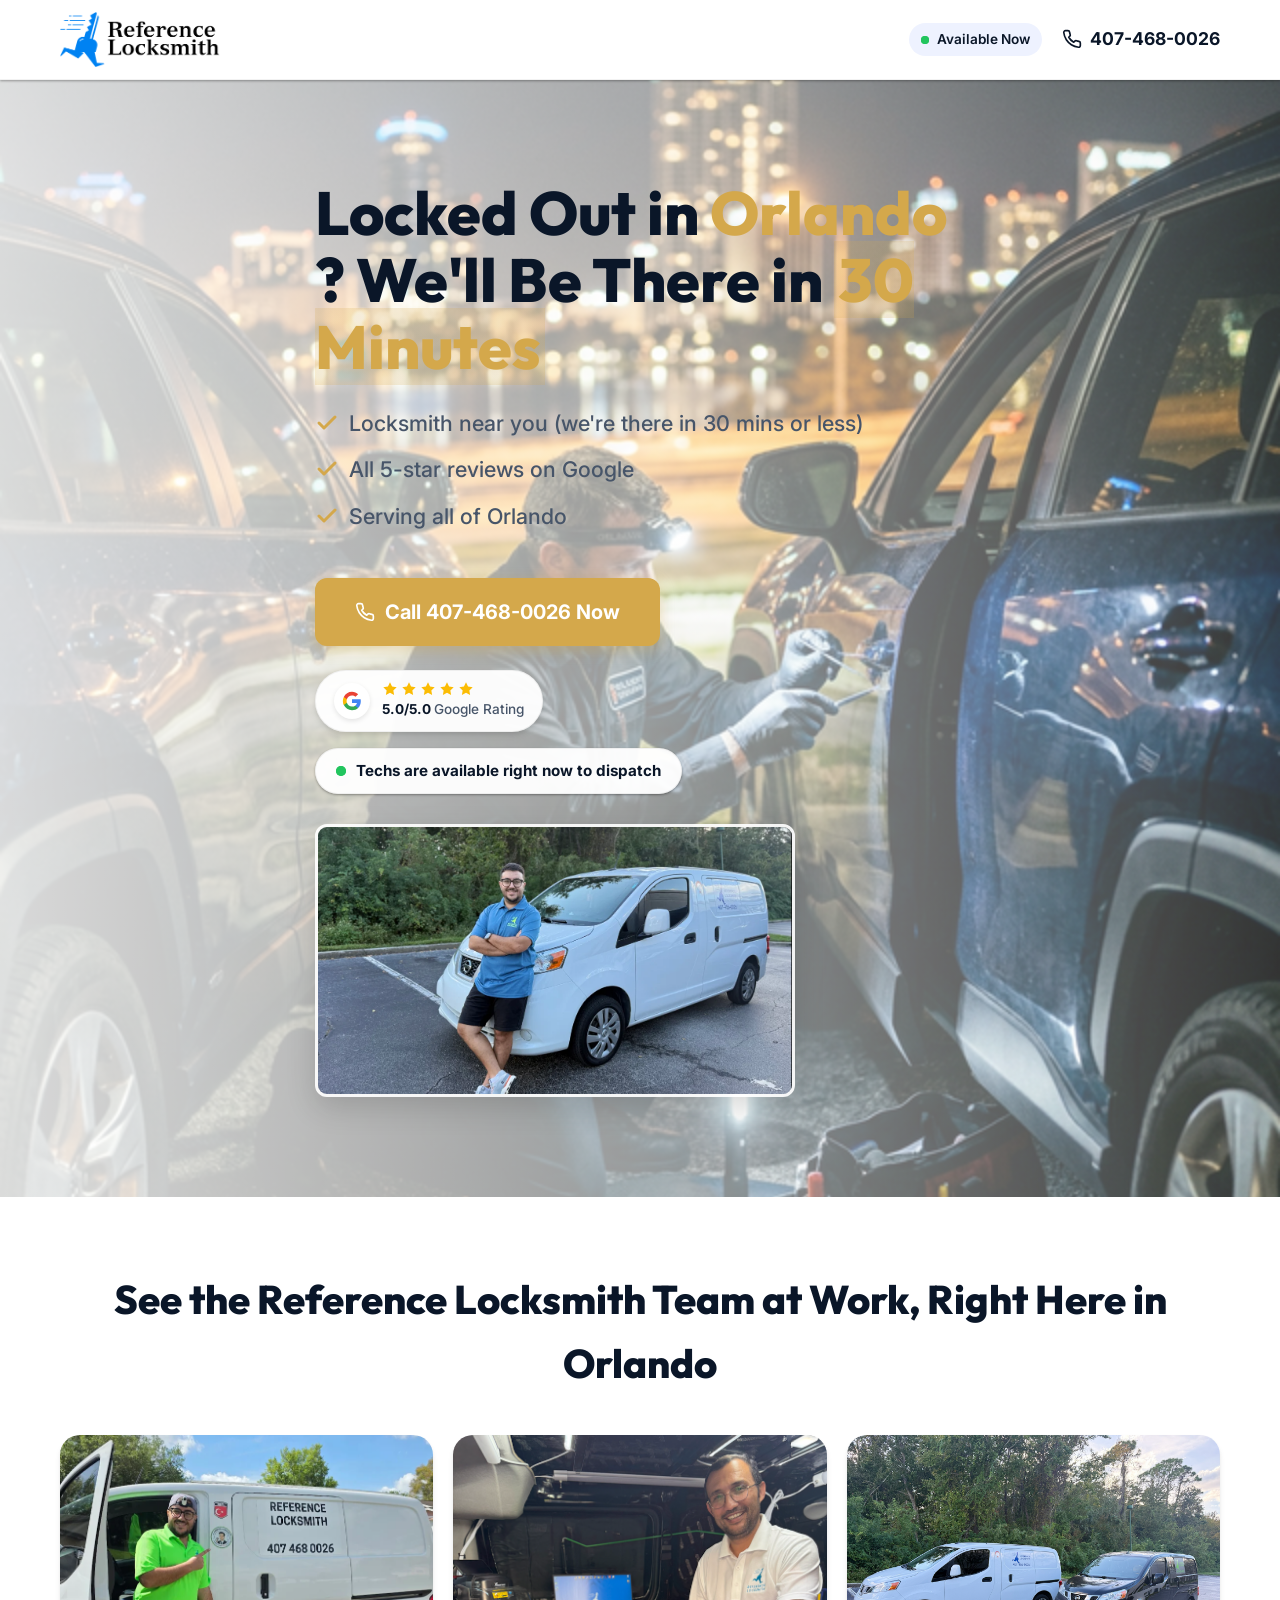
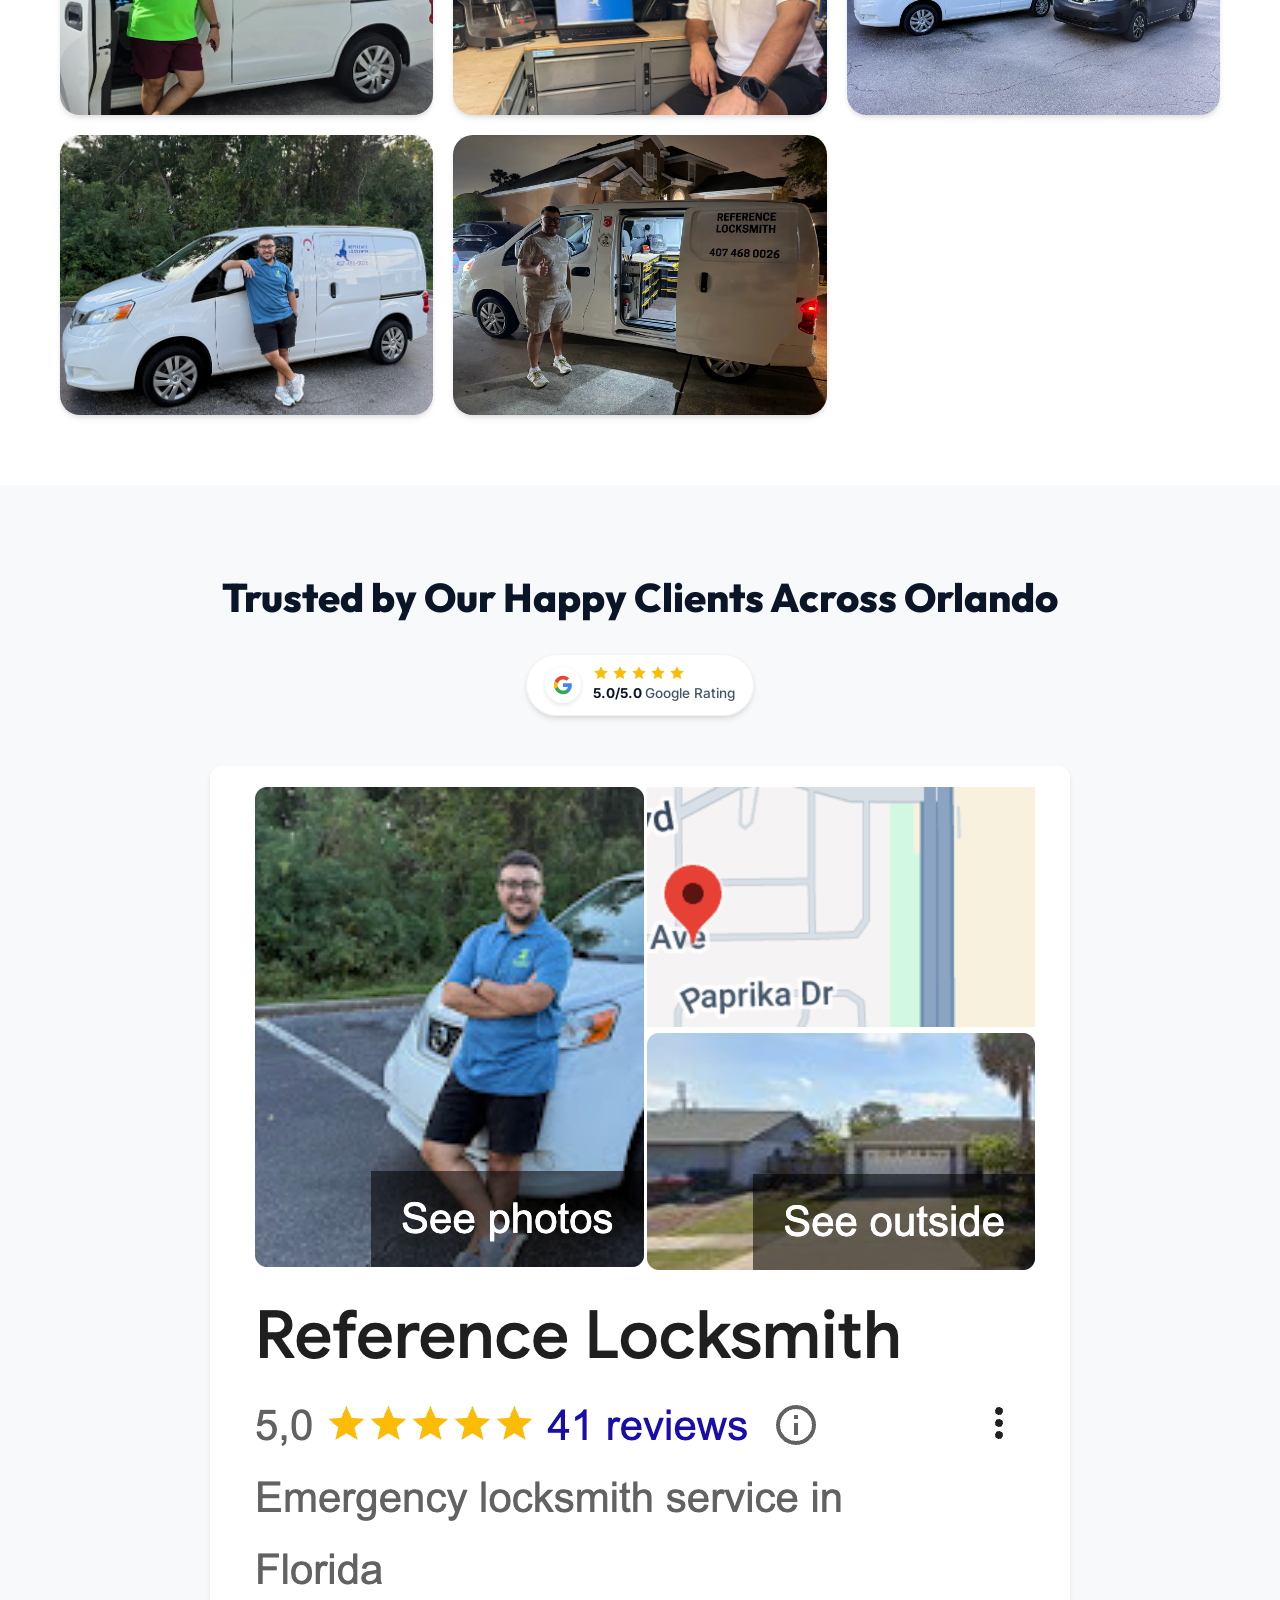
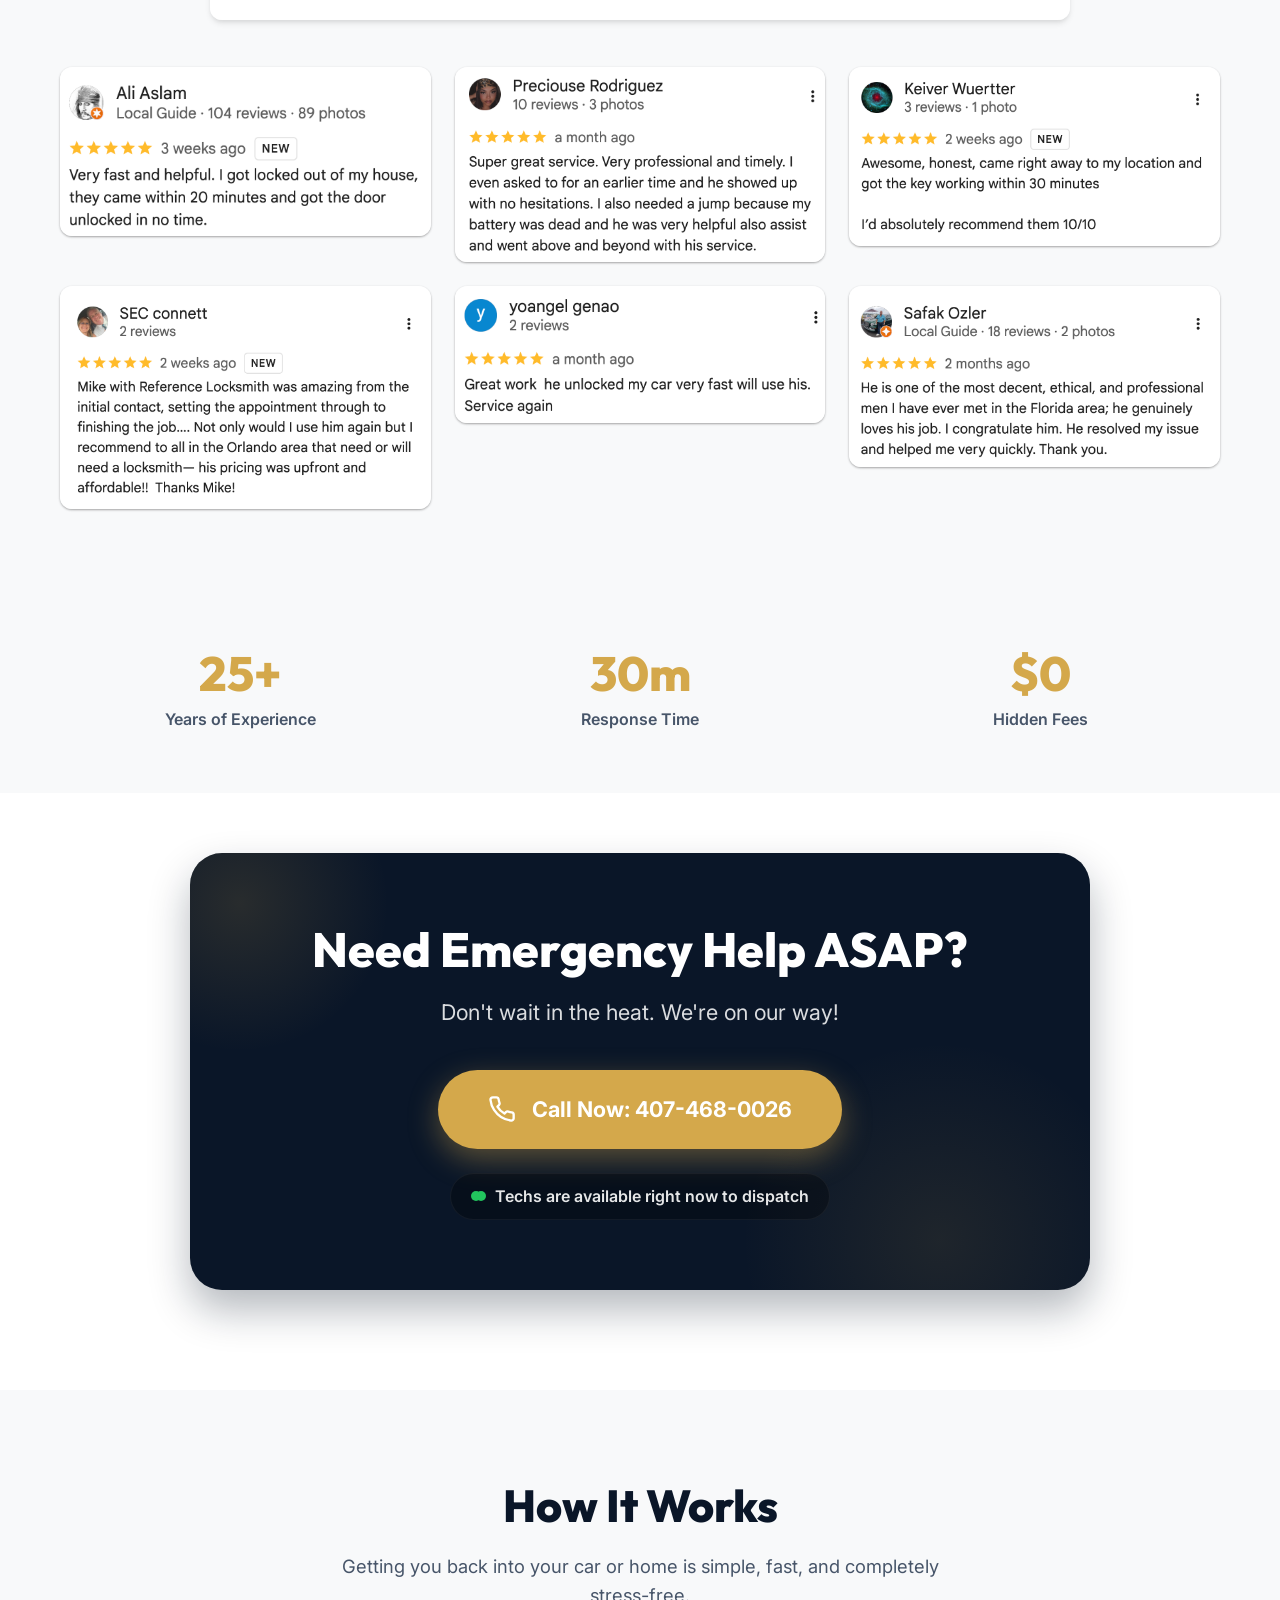
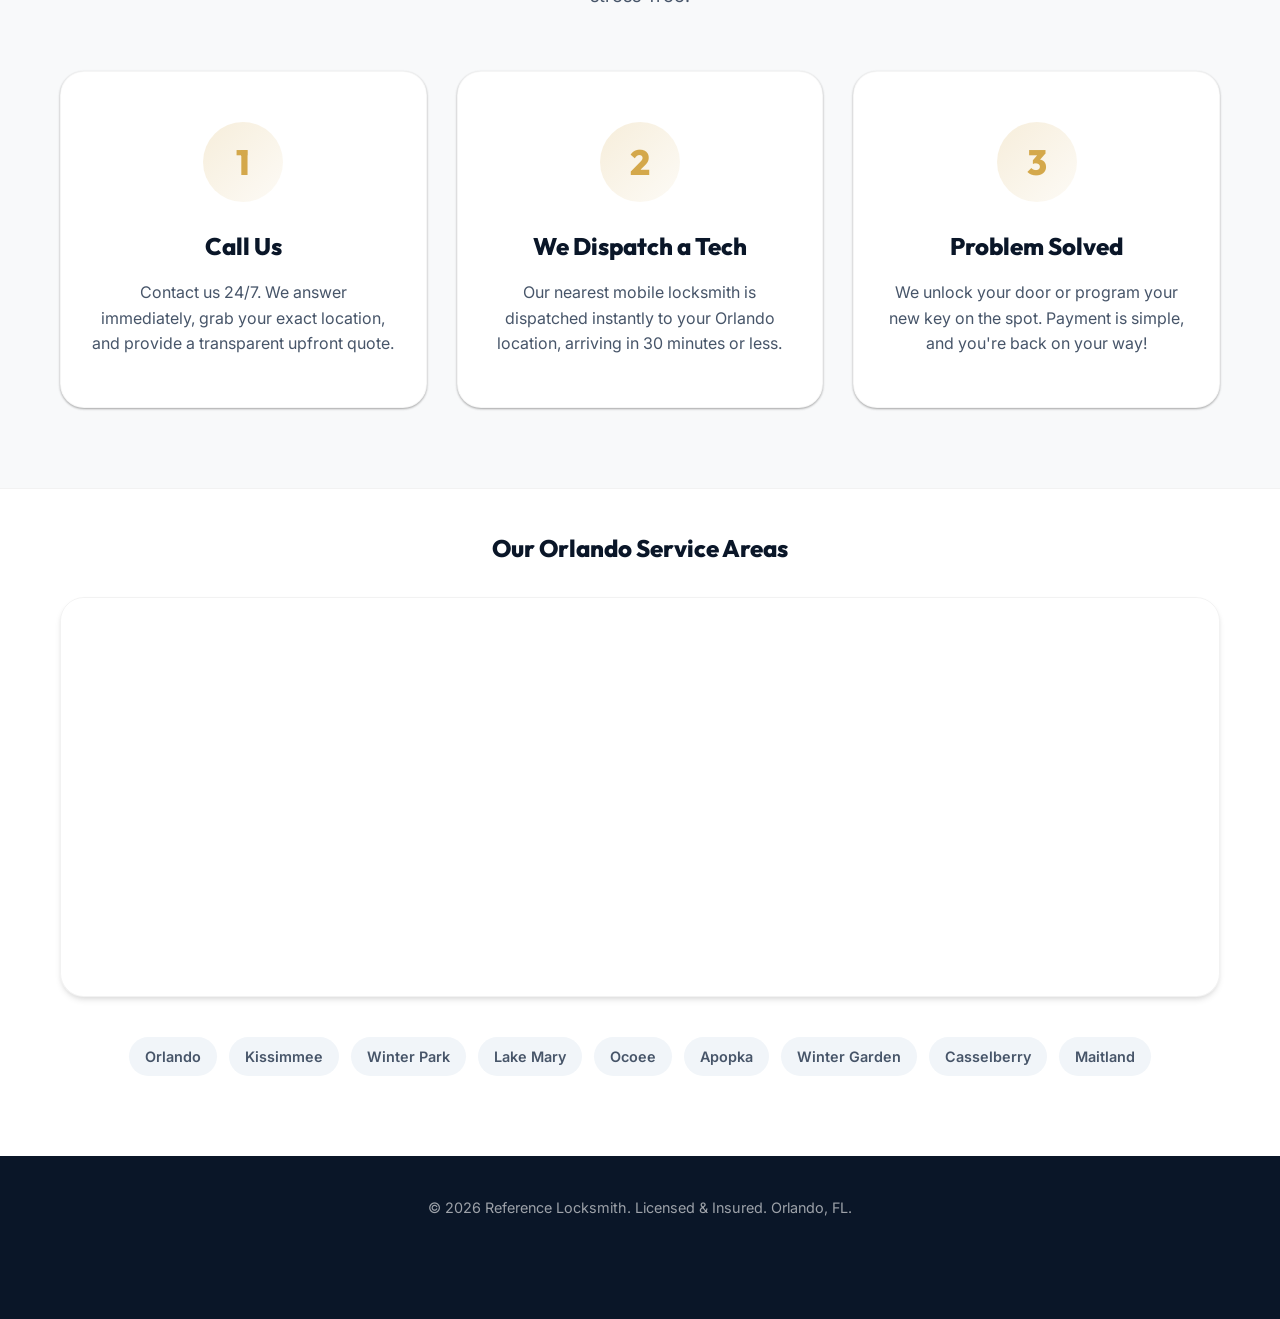
<file: emergency-locksmith/index.html>
<!DOCTYPE html>
<html lang="en">

<head>
<!-- Google Tag Manager -->
<script>(function(w,d,s,l,i){w[l]=w[l]||[];w[l].push({'gtm.start':
new Date().getTime(),event:'gtm.js'});var f=d.getElementsByTagName(s)[0],
j=d.createElement(s),dl=l!='dataLayer'?'&l='+l:'';j.async=true;j.src=
'https://www.googletagmanager.com/gtm.js?id='+i+dl;f.parentNode.insertBefore(j,f);
})(window,document,'script','dataLayer','GTM-WR5F8MZR');</script>
<!-- End Google Tag Manager -->
<!-- Google tag (gtag.js) -->
<script async src="https://www.googletagmanager.com/gtag/js?id=AW-16902794278"></script>
<script>
  window.dataLayer = window.dataLayer || [];
  function gtag(){dataLayer.push(arguments);}
  gtag('js', new Date());

  gtag('config', 'AW-16902794278');
</script>
<script>
  gtag('config', 'AW-16902794278/N-TGCMrBkIscEKbY8Ps-', {
    'phone_conversion_number': '407-468-0026'
  });
</script>
    <meta charset="UTF-8">
    <meta name="viewport" content="width=device-width, initial-scale=1.0">
    <title>24/7 Emergency Locksmith Orlando | 30 Min Response | Reference Locksmith</title>
    <meta name="description"
        content="Locked out in Orlando? Reference Locksmith provides 24/7 emergency locksmith services. Home, car, and commercial lockouts. 30-minute response time guaranteed. Call 407-468-0026 now!">
    <link rel="stylesheet" href="../style.css">
    <link rel="preconnect" href="https://fonts.googleapis.com">
    <link rel="preconnect" href="https://fonts.gstatic.com" crossorigin>
    <link
        href="https://fonts.googleapis.com/css2?family=Inter:wght@400;500;600;700;800&family=Outfit:wght@400;600;700;800&display=swap"
        rel="stylesheet">
    <script type="application/ld+json">
    {
      "@context": "https://schema.org",
      "@type": "LocalBusiness",
      "name": "Reference Locksmith",
      "image": "../new-logo.png",
      "@id": "",
      "url": "https://referencelocksmith.com/emergency-locksmith",
      "telephone": "+14074680026",
      "priceRange": "$$",
      "address": {
        "@type": "PostalAddress",
        "streetAddress": "Orlando Service Area",
        "addressLocality": "Orlando",
        "addressRegion": "FL",
        "postalCode": "32801",
        "addressCountry": "US"
      },
      "geo": {
        "@type": "GeoCoordinates",
        "latitude": 28.5383,
        "longitude": -81.3792
      },
      "openingHoursSpecification": {
        "@type": "OpeningHoursSpecification",
        "dayOfWeek": [
          "Monday",
          "Tuesday",
          "Wednesday",
          "Thursday",
          "Friday",
          "Saturday",
          "Sunday"
        ],
        "opens": "00:00",
        "closes": "23:59"
      },
      "sameAs": []
    }
    </script>
</head>

<body>
<!-- Google Tag Manager (noscript) -->
<noscript><iframe src="https://www.googletagmanager.com/ns.html?id=GTM-WR5F8MZR"
height="0" width="0" style="display:none;visibility:hidden"></iframe></noscript>
<!-- End Google Tag Manager (noscript) -->
    <!-- Sticky Header -->
    <header class="sticky-header">
        <div class="container header-content">
            <div class="logo">
                <img src="../new-logo.png" alt="Reference Locksmith Logo" class="logo-img">
            </div>
            <div class="header-right">
                <div class="status-badge">
                    <span class="pulse-dot"></span>
                    Available Now
                </div>
                <a href="tel:407-468-0026" class="phone-link">
                    <svg class="phone-icon" viewBox="0 0 24 24" fill="none" stroke="currentColor" stroke-width="2"
                        stroke-linecap="round" stroke-linejoin="round">
                        <path
                            d="M22 16.92v3a2 2 0 0 1-2.18 2 19.79 19.79 0 0 1-8.63-3.07 19.5 19.5 0 0 1-6-6 19.79 19.79 0 0 1-3.07-8.67A2 2 0 0 1 4.11 2h3a2 2 0 0 1 2 1.72 12.84 12.84 0 0 0 .7 2.81 2 2 0 0 1-.45 2.11L8.09 9.91a16 16 0 0 0 6 6l1.27-1.27a2 2 0 0 1 2.11-.45 12.84 12.84 0 0 0 2.81.7A2 2 0 0 1 22 16.92z">
                        </path>
                    </svg>
                    407-468-0026
                </a>
            </div>
        </div>
    </header>

    <main>
        <!-- Hero Section -->
        <section class="hero-v2">
            <div class="hero-overlay"></div>
            <img src="../hero.png" alt="Locksmith at Work" class="hero-bg-img">
            <div class="container hero-container">
                <div class="hero-content">
                    <h1>Locked Out in <span class="accent vibrate-text">Orlando</span>? We'll Be There in <span class="highlight">30 Minutes</span></h1>
                    <ul class="hero-subtext" style="list-style: none; padding: 0; text-align: left;">
                        <li style="display: flex; align-items: center; gap: 10px; margin-bottom: 12px; text-align: left;">
                            <svg width="24" height="24" viewBox="0 0 24 24" fill="none" stroke="var(--accent)" stroke-width="3" stroke-linecap="round" stroke-linejoin="round" style="flex-shrink: 0;"><polyline points="20 6 9 17 4 12"></polyline></svg>
                            Locksmith near you (we're there in 30 mins or less)
                        </li>
                        <li style="display: flex; align-items: center; gap: 10px; margin-bottom: 12px; text-align: left;">
                            <svg width="24" height="24" viewBox="0 0 24 24" fill="none" stroke="var(--accent)" stroke-width="3" stroke-linecap="round" stroke-linejoin="round" style="flex-shrink: 0;"><polyline points="20 6 9 17 4 12"></polyline></svg>
                            All 5-star reviews on Google
                        </li>
                        <li style="display: flex; align-items: center; gap: 10px; text-align: left;">
                            <svg width="24" height="24" viewBox="0 0 24 24" fill="none" stroke="var(--accent)" stroke-width="3" stroke-linecap="round" stroke-linejoin="round" style="flex-shrink: 0;"><polyline points="20 6 9 17 4 12"></polyline></svg>
                            Serving all of Orlando
                        </li>
                    </ul>
                    <a href="tel:407-468-0026" class="btn btn-primary btn-hero">
                        <svg class="phone-icon ring-animation" viewBox="0 0 24 24" fill="none" stroke="currentColor"
                            stroke-width="2" stroke-linecap="round" stroke-linejoin="round">
                            <path
                                d="M22 16.92v3a2 2 0 0 1-2.18 2 19.79 19.79 0 0 1-8.63-3.07 19.5 19.5 0 0 1-6-6 19.79 19.79 0 0 1-3.07-8.67A2 2 0 0 1 4.11 2h3a2 2 0 0 1 2 1.72 12.84 12.84 0 0 0 .7 2.81 2 2 0 0 1-.45 2.11L8.09 9.91a16 16 0 0 0 6 6l1.27-1.27a2 2 0 0 1 2.11-.45 12.84 12.84 0 0 0 2.81.7A2 2 0 0 1 22 16.92z">
                            </path>
                        </svg>
                        Call 407-468-0026 Now
                    </a>
                    
                    <div style="margin-top: 24px;">
                        <a href="https://share.google/3RNqhoKEmI9oFiAR3" target="_blank" rel="noopener noreferrer" style="display: inline-flex; align-items: center; gap: 12px; background: rgba(255, 255, 255, 0.95); padding: 10px 18px; border-radius: 50px; box-shadow: var(--shadow-md); border: 1px solid rgba(0,0,0,0.05); text-decoration: none; transition: transform 0.2s ease;">
                            <div style="width: 36px; height: 36px; background: #fff; border-radius: 50%; box-shadow: 0 2px 5px rgba(0,0,0,0.1); display: flex; align-items: center; justify-content: center; flex-shrink: 0;">
                                <svg width="20" height="20" viewBox="0 0 24 24">
                                  <path fill="#4285F4" d="M22.56 12.25c0-.78-.07-1.53-.2-2.25H12v4.26h5.92c-.26 1.37-1.04 2.53-2.21 3.31v2.77h3.57c2.08-1.92 3.28-4.74 3.28-8.09z"/>
                                  <path fill="#34A853" d="M12 23c2.97 0 5.46-.98 7.28-2.66l-3.57-2.77c-.98.66-2.23 1.06-3.71 1.06-2.86 0-5.29-1.93-6.16-4.53H2.18v2.84C3.99 20.53 7.7 23 12 23z"/>
                                  <path fill="#FBBC05" d="M5.84 14.09c-.22-.66-.35-1.36-.35-2.09s.13-1.43.35-2.09V7.07H2.18C1.43 8.55 1 10.22 1 12s.43 3.45 1.18 4.93l2.85-2.22.81-.62z"/>
                                  <path fill="#EA4335" d="M12 5.38c1.62 0 3.06.56 4.21 1.64l3.15-3.15C17.45 2.09 14.97 1 12 1 7.7 1 3.99 3.47 2.18 7.07l3.66 2.84c.87-2.6 3.3-4.53 6.16-4.53z"/>
                                </svg>
                            </div>
                            <div style="display: flex; flex-direction: column; align-items: flex-start; text-align: left;">
                                <div style="display: flex; gap: 3px; color: #FBBC04;">
                                    <svg width="16" height="16" viewBox="0 0 24 24" fill="currentColor"><path d="M12 2L15.09 8.26L22 9.27L17 14.14L18.18 21.02L12 17.77L5.82 21.02L7 14.14L2 9.27L8.91 8.26L12 2Z"/></svg>
                                    <svg width="16" height="16" viewBox="0 0 24 24" fill="currentColor"><path d="M12 2L15.09 8.26L22 9.27L17 14.14L18.18 21.02L12 17.77L5.82 21.02L7 14.14L2 9.27L8.91 8.26L12 2Z"/></svg>
                                    <svg width="16" height="16" viewBox="0 0 24 24" fill="currentColor"><path d="M12 2L15.09 8.26L22 9.27L17 14.14L18.18 21.02L12 17.77L5.82 21.02L7 14.14L2 9.27L8.91 8.26L12 2Z"/></svg>
                                    <svg width="16" height="16" viewBox="0 0 24 24" fill="currentColor"><path d="M12 2L15.09 8.26L22 9.27L17 14.14L18.18 21.02L12 17.77L5.82 21.02L7 14.14L2 9.27L8.91 8.26L12 2Z"/></svg>
                                    <svg width="16" height="16" viewBox="0 0 24 24" fill="currentColor"><path d="M12 2L15.09 8.26L22 9.27L17 14.14L18.18 21.02L12 17.77L5.82 21.02L7 14.14L2 9.27L8.91 8.26L12 2Z"/></svg>
                                </div>
                                <span style="font-size: 0.85rem; font-weight: 700; color: var(--text-main); margin-top: 2px;">5.0/5.0 <span style="font-weight: 500; color: var(--text-light);">Google Rating</span></span>
                            </div>
                        </a>
                    </div>

                    <div style="margin-top: 16px;">
                        <div style="display: inline-flex; align-items: center; gap: 10px; background: rgba(255, 255, 255, 0.95); padding: 10px 20px; border-radius: 50px; box-shadow: var(--shadow-sm); border: 1px solid rgba(0,0,0,0.05);">
                            <span class="pulse-dot" style="width: 10px; height: 10px;"></span>
                            <span style="font-size: 0.95rem; font-weight: 700; color: var(--text-main);">Techs are available right now to dispatch</span>
                        </div>
                    </div>
                    
                    <div style="margin-top: 30px; border-radius: 12px; overflow: hidden; box-shadow: 0 10px 30px rgba(0,0,0,0.15); border: 3px solid rgba(255, 255, 255, 0.9); max-width: 480px;">
                        <img src="../reference1.webp" alt="Orlando Locksmith on Site" style="width: 100%; display: block; height: auto;">
                    </div>

                </div>
            </div>
        </section>

        <!-- Team Gallery Section (Replaced Trust Strip) -->
        <section class="team-gallery" style="background: var(--white); padding: 70px 0;">
            <div class="container">
                <div class="section-header" style="margin-bottom: 40px;">
                    <h2>See the Reference Locksmith Team at Work, Right Here in Orlando</h2>
                </div>
                <div class="team-grid">

                    <div class="team-item">
                        <img src="../reference2.webp" alt="Reference Locksmith Team at Work" class="team-img" style="position: absolute; top: 0; left: 0; width: 100%; height: 100%; object-fit: cover;">
                    </div>
                    <div class="team-item">
                        <img src="../reference3.webp" alt="Reference Locksmith Team at Work" class="team-img" style="position: absolute; top: 0; left: 0; width: 100%; height: 100%; object-fit: cover; object-position: center 20%;">
                    </div>
                    <div class="team-item">
                        <img src="../reference4.webp" alt="Reference Locksmith Team at Work" class="team-img" style="position: absolute; top: 0; left: 0; width: 100%; height: 100%; object-fit: cover;">
                    </div>
                    <div class="team-item">
                        <img src="../reference5.webp" alt="Reference Locksmith Team at Work" class="team-img" style="position: absolute; top: 0; left: 0; width: 100%; height: 100%; object-fit: cover;">
                    </div>
                    <div class="team-item">
                        <img src="../reference6.webp" alt="Reference Locksmith Team at Work" class="team-img" style="position: absolute; top: 0; left: 0; width: 100%; height: 100%; object-fit: cover;">
                    </div>
                </div>
            </div>
        </section>

        <!-- Reviews Section -->
        <section id="reviews" class="reviews">
            <div class="container">
                <div class="section-header" style="display: flex; flex-direction: column; align-items: center;">
                    <h2>Trusted by Our Happy Clients Across Orlando</h2>
                    <a href="https://share.google/3RNqhoKEmI9oFiAR3" target="_blank" rel="noopener noreferrer" style="display: inline-flex; align-items: center; gap: 12px; background: rgba(255, 255, 255, 0.95); padding: 10px 18px; border-radius: 50px; box-shadow: var(--shadow-md); border: 1px solid rgba(0,0,0,0.05); text-decoration: none; transition: transform 0.2s ease; margin-top: 15px;">
                        <div style="width: 36px; height: 36px; background: #fff; border-radius: 50%; box-shadow: 0 2px 5px rgba(0,0,0,0.1); display: flex; align-items: center; justify-content: center; flex-shrink: 0;">
                            <svg width="20" height="20" viewBox="0 0 24 24">
                              <path fill="#4285F4" d="M22.56 12.25c0-.78-.07-1.53-.2-2.25H12v4.26h5.92c-.26 1.37-1.04 2.53-2.21 3.31v2.77h3.57c2.08-1.92 3.28-4.74 3.28-8.09z"/>
                              <path fill="#34A853" d="M12 23c2.97 0 5.46-.98 7.28-2.66l-3.57-2.77c-.98.66-2.23 1.06-3.71 1.06-2.86 0-5.29-1.93-6.16-4.53H2.18v2.84C3.99 20.53 7.7 23 12 23z"/>
                              <path fill="#FBBC05" d="M5.84 14.09c-.22-.66-.35-1.36-.35-2.09s.13-1.43.35-2.09V7.07H2.18C1.43 8.55 1 10.22 1 12s.43 3.45 1.18 4.93l2.85-2.22.81-.62z"/>
                              <path fill="#EA4335" d="M12 5.38c1.62 0 3.06.56 4.21 1.64l3.15-3.15C17.45 2.09 14.97 1 12 1 7.7 1 3.99 3.47 2.18 7.07l3.66 2.84c.87-2.6 3.3-4.53 6.16-4.53z"/>
                            </svg>
                        </div>
                        <div style="display: flex; flex-direction: column; align-items: flex-start; text-align: left;">
                            <div style="display: flex; gap: 3px; color: #FBBC04;">
                                <svg width="16" height="16" viewBox="0 0 24 24" fill="currentColor"><path d="M12 2L15.09 8.26L22 9.27L17 14.14L18.18 21.02L12 17.77L5.82 21.02L7 14.14L2 9.27L8.91 8.26L12 2Z"/></svg>
                                <svg width="16" height="16" viewBox="0 0 24 24" fill="currentColor"><path d="M12 2L15.09 8.26L22 9.27L17 14.14L18.18 21.02L12 17.77L5.82 21.02L7 14.14L2 9.27L8.91 8.26L12 2Z"/></svg>
                                <svg width="16" height="16" viewBox="0 0 24 24" fill="currentColor"><path d="M12 2L15.09 8.26L22 9.27L17 14.14L18.18 21.02L12 17.77L5.82 21.02L7 14.14L2 9.27L8.91 8.26L12 2Z"/></svg>
                                <svg width="16" height="16" viewBox="0 0 24 24" fill="currentColor"><path d="M12 2L15.09 8.26L22 9.27L17 14.14L18.18 21.02L12 17.77L5.82 21.02L7 14.14L2 9.27L8.91 8.26L12 2Z"/></svg>
                                <svg width="16" height="16" viewBox="0 0 24 24" fill="currentColor"><path d="M12 2L15.09 8.26L22 9.27L17 14.14L18.18 21.02L12 17.77L5.82 21.02L7 14.14L2 9.27L8.91 8.26L12 2Z"/></svg>
                            </div>
                            <span style="font-size: 0.85rem; font-weight: 700; color: var(--text-main); margin-top: 2px;">5.0/5.0 <span style="font-weight: 500; color: var(--text-light);">Google Rating</span></span>
                        </div>
                    </a>
                </div>
                
                <div style="text-align: center; margin-bottom: 40px;">
                    <img src="../reviews1.png" alt="Google Reviews Overview" style="max-width: 100%; height: auto; border-radius: 12px; box-shadow: var(--shadow-md);">
                </div>

                <div style="display: grid; grid-template-columns: repeat(auto-fit, minmax(300px, 1fr)); gap: 24px;">
                    <img src="../Screenshot 2026-03-23 at 16.22.30.png" alt="Customer Review" style="width: 100%; height: auto; border-radius: 12px; box-shadow: var(--shadow-sm);">
                    <img src="../Screenshot 2026-03-23 at 16.22.37.png" alt="Customer Review" style="width: 100%; height: auto; border-radius: 12px; box-shadow: var(--shadow-sm);">
                    <img src="../Screenshot 2026-03-23 at 16.22.46.png" alt="Customer Review" style="width: 100%; height: auto; border-radius: 12px; box-shadow: var(--shadow-sm);">
                    <img src="../Screenshot 2026-03-23 at 16.23.01.png" alt="Customer Review" style="width: 100%; height: auto; border-radius: 12px; box-shadow: var(--shadow-sm);">
                    <img src="../Screenshot 2026-03-23 at 16.23.09.png" alt="Customer Review" style="width: 100%; height: auto; border-radius: 12px; box-shadow: var(--shadow-sm);">
                    <img src="../Screenshot 2026-03-23 at 16.23.14.png" alt="Customer Review" style="width: 100%; height: auto; border-radius: 12px; box-shadow: var(--shadow-sm);">
                </div>
            </div>
        </section>




        <!-- Stats Section -->
        <section class="stats">
            <div class="container grid-3">
                <div class="stat-item">
                    <div class="stat-value">25+</div>
                    <div class="stat-label">Years of Experience</div>
                </div>
                <div class="stat-item">
                    <div class="stat-value">30m</div>
                    <div class="stat-label">Response Time</div>
                </div>
                <div class="stat-item">
                    <div class="stat-value">$0</div>
                    <div class="stat-label">Hidden Fees</div>
                </div>
            </div>
        </section>

        <!-- Final CTA -->
        <section class="final-cta" style="padding: 60px 20px 100px;">
            <div class="container" style="background: var(--primary); border-radius: 32px; padding: 70px 30px; text-align: center; box-shadow: 0 20px 40px rgba(10, 22, 40, 0.3); position: relative; overflow: hidden; max-width: 900px; margin: 0 auto;">
                
                <!-- Decorative background elements -->
                <div style="position: absolute; top: -100px; left: -100px; width: 300px; height: 300px; background: radial-gradient(circle, rgba(212, 168, 75, 0.15) 0%, transparent 70%); border-radius: 50%; pointer-events: none;"></div>
                <div style="position: absolute; bottom: -150px; right: -50px; width: 400px; height: 400px; background: radial-gradient(circle, rgba(212, 168, 75, 0.1) 0%, transparent 70%); border-radius: 50%; pointer-events: none;"></div>
                
                <h2 style="color: var(--white); position: relative; z-index: 2; line-height: 1.1;">Need Emergency Help ASAP?</h2>
                <p style="color: rgba(255, 255, 255, 0.85); position: relative; z-index: 2; max-width: 600px; margin: 0 auto 40px auto; font-size: 1.35rem;">Don't wait in the heat. We're on our way!</p>
                
                <div style="position: relative; z-index: 2; display: flex; flex-direction: column; align-items: center; gap: 24px;">
                    <a href="tel:407-468-0026" class="btn btn-primary btn-large" style="padding: 22px 50px; border-radius: 50px; display: inline-flex; align-items: center; gap: 16px; box-shadow: 0 10px 30px rgba(212, 168, 75, 0.4); font-size: 1.35rem;">
                        <svg class="phone-icon ring-animation" viewBox="0 0 24 24" fill="none" stroke="currentColor"
                            stroke-width="2" stroke-linecap="round" stroke-linejoin="round" style="width: 28px; height: 28px;">
                            <path
                                d="M22 16.92v3a2 2 0 0 1-2.18 2 19.79 19.79 0 0 1-8.63-3.07 19.5 19.5 0 0 1-6-6 19.79 19.79 0 0 1-3.07-8.67A2 2 0 0 1 4.11 2h3a2 2 0 0 1 2 1.72 12.84 12.84 0 0 0 .7 2.81 2 2 0 0 1-.45 2.11L8.09 9.91a16 16 0 0 0 6 6l1.27-1.27a2 2 0 0 1 2.11-.45 12.84 12.84 0 0 0 2.81.7A2 2 0 0 1 22 16.92z">
                            </path>
                        </svg>
                        Call Now: 407-468-0026
                    </a>
                    
                    <div style="display: flex; align-items: center; gap: 10px; background: rgba(0, 0, 0, 0.3); padding: 10px 20px; border-radius: 50px; border: 1px solid rgba(255,255,255,0.05);">
                        <span class="pulse-dot" style="width: 10px; height: 10px; margin-right: 4px;"></span>
                        <span style="font-size: 1rem; font-weight: 600; color: rgba(255, 255, 255, 0.9);">Techs are available right now to dispatch</span>
                    </div>
                </div>
            </div>
        </section>

        <!-- Our Process Section -->
        <section class="process" style="padding: 80px 0; background: var(--bg-light);">
            <div class="container">
                <div class="section-header" style="text-align: center; margin-bottom: 60px;">
                    <h2 style="font-size: 2.8rem; color: var(--primary);">How It Works</h2>
                    <p style="color: var(--text-light); font-size: 1.15rem; max-width: 600px; margin: 10px auto 0;">Getting you back into your car or home is simple, fast, and completely stress-free.</p>
                </div>
                
                <div style="display: grid; grid-template-columns: repeat(auto-fit, minmax(300px, 1fr)); gap: 30px; position: relative;">
                    <!-- Process Step 1 -->
                    <div style="background: var(--white); padding: 50px 30px; border-radius: 24px; text-align: center; box-shadow: var(--shadow-sm); border: 1px solid rgba(0,0,0,0.04); transition: transform 0.3s ease;">
                        <div style="width: 80px; height: 80px; background: linear-gradient(135deg, rgba(212, 168, 75, 0.2), rgba(212, 168, 75, 0.05)); color: var(--accent); border-radius: 50%; display: flex; align-items: center; justify-content: center; font-size: 2.2rem; margin: 0 auto 25px; font-weight: 800; font-family: 'Outfit', sans-serif;">1</div>
                        <h3 style="font-size: 1.5rem; margin-bottom: 15px; color: var(--primary);">Call Us</h3>
                        <p style="color: var(--text-light); line-height: 1.6;">Contact us 24/7. We answer immediately, grab your exact location, and provide a transparent upfront quote.</p>
                    </div>
                    
                    <!-- Process Step 2 -->
                    <div style="background: var(--white); padding: 50px 30px; border-radius: 24px; text-align: center; box-shadow: var(--shadow-sm); border: 1px solid rgba(0,0,0,0.04); transition: transform 0.3s ease;">
                        <div style="width: 80px; height: 80px; background: linear-gradient(135deg, rgba(212, 168, 75, 0.2), rgba(212, 168, 75, 0.05)); color: var(--accent); border-radius: 50%; display: flex; align-items: center; justify-content: center; font-size: 2.2rem; margin: 0 auto 25px; font-weight: 800; font-family: 'Outfit', sans-serif;">2</div>
                        <h3 style="font-size: 1.5rem; margin-bottom: 15px; color: var(--primary);">We Dispatch a Tech</h3>
                        <p style="color: var(--text-light); line-height: 1.6;">Our nearest mobile locksmith is dispatched instantly to your Orlando location, arriving in 30 minutes or less.</p>
                    </div>
                    
                    <!-- Process Step 3 -->
                    <div style="background: var(--white); padding: 50px 30px; border-radius: 24px; text-align: center; box-shadow: var(--shadow-sm); border: 1px solid rgba(0,0,0,0.04); transition: transform 0.3s ease;">
                        <div style="width: 80px; height: 80px; background: linear-gradient(135deg, rgba(212, 168, 75, 0.2), rgba(212, 168, 75, 0.05)); color: var(--accent); border-radius: 50%; display: flex; align-items: center; justify-content: center; font-size: 2.2rem; margin: 0 auto 25px; font-weight: 800; font-family: 'Outfit', sans-serif;">3</div>
                        <h3 style="font-size: 1.5rem; margin-bottom: 15px; color: var(--primary);">Problem Solved</h3>
                        <p style="color: var(--text-light); line-height: 1.6;">We unlock your door or program your new key on the spot. Payment is simple, and you're back on your way!</p>
                    </div>
                </div>
            </div>
        </section>

        <!-- Service Area Tags -->
        <section class="service-areas">
            <div class="container">
                <h3>Our Orlando Service Areas</h3>
                <div class="map-container">
                    <iframe
                        src="https://www.google.com/maps/embed?pb=!1m18!1m12!1m3!1d112196.3475143!2d-81.4795393!3d28.5020164!2m3!1f0!2f0!3f0!3m2!1i1024!2i768!4f13.1!3m3!1m2!1s0x88e773d2f98a7391%3A0x805101032338ff72!2sOrlando%2C%20FL!5e0!3m2!1sen!2sus!4v1709148000000!5m2!1sen!2sus"
                        allowfullscreen="" loading="lazy" referrerpolicy="no-referrer-when-downgrade">
                    </iframe>
                </div>
                <div class="tags">
                    <span class="tag">Orlando</span>
                    <span class="tag">Kissimmee</span>
                    <span class="tag">Winter Park</span>
                    <span class="tag">Lake Mary</span>
                    <span class="tag">Ocoee</span>
                    <span class="tag">Apopka</span>
                    <span class="tag">Winter Garden</span>
                    <span class="tag">Casselberry</span>
                    <span class="tag">Maitland</span>
                </div>
            </div>
        </section>
    </main>

    <footer>
        <div class="container">
            <p>&copy; 2026 Reference Locksmith. Licensed & Insured. Orlando, FL.</p>
        </div>
    </footer>

    <!-- Mobile Sticky CTA Bar -->
    <div class="mobile-cta-bar">
        <a href="tel:407-468-0026" class="btn btn-primary btn-full">
            <svg class="phone-icon ring-animation" viewBox="0 0 24 24" fill="none" stroke="currentColor"
                stroke-width="2" stroke-linecap="round" stroke-linejoin="round">
                <path
                    d="M22 16.92v3a2 2 0 0 1-2.18 2 19.79 19.79 0 0 1-8.63-3.07 19.5 19.5 0 0 1-6-6 19.79 19.79 0 0 1-3.07-8.67A2 2 0 0 1 4.11 2h3a2 2 0 0 1 2 1.72 12.84 12.84 0 0 0 .7 2.81 2 2 0 0 1-.45 2.11L8.09 9.91a16 16 0 0 0 6 6l1.27-1.27a2 2 0 0 1 2.11-.45 12.84 12.84 0 0 0 2.81.7A2 2 0 0 1 22 16.92z">
                </path>
            </svg>
            Call 407-468-0026
        </a>
    </div>

</body>

</html>
</file>
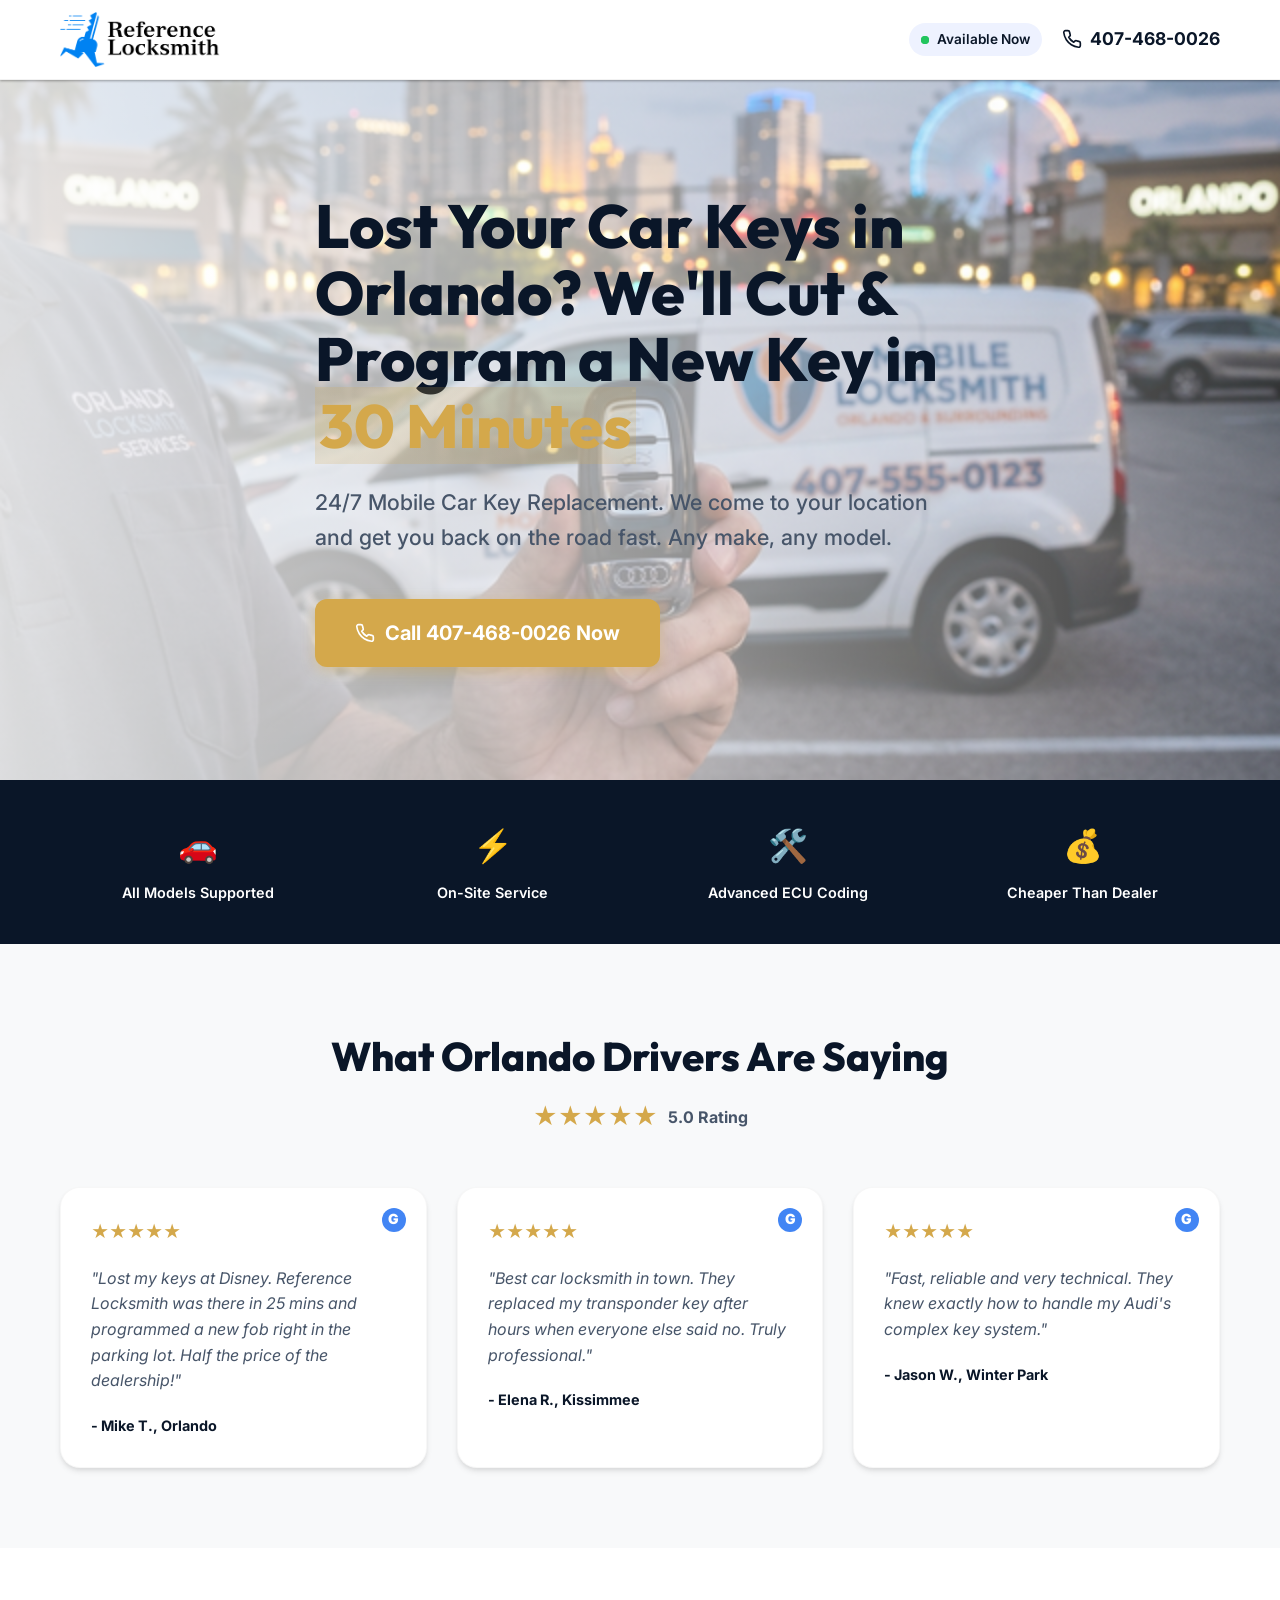
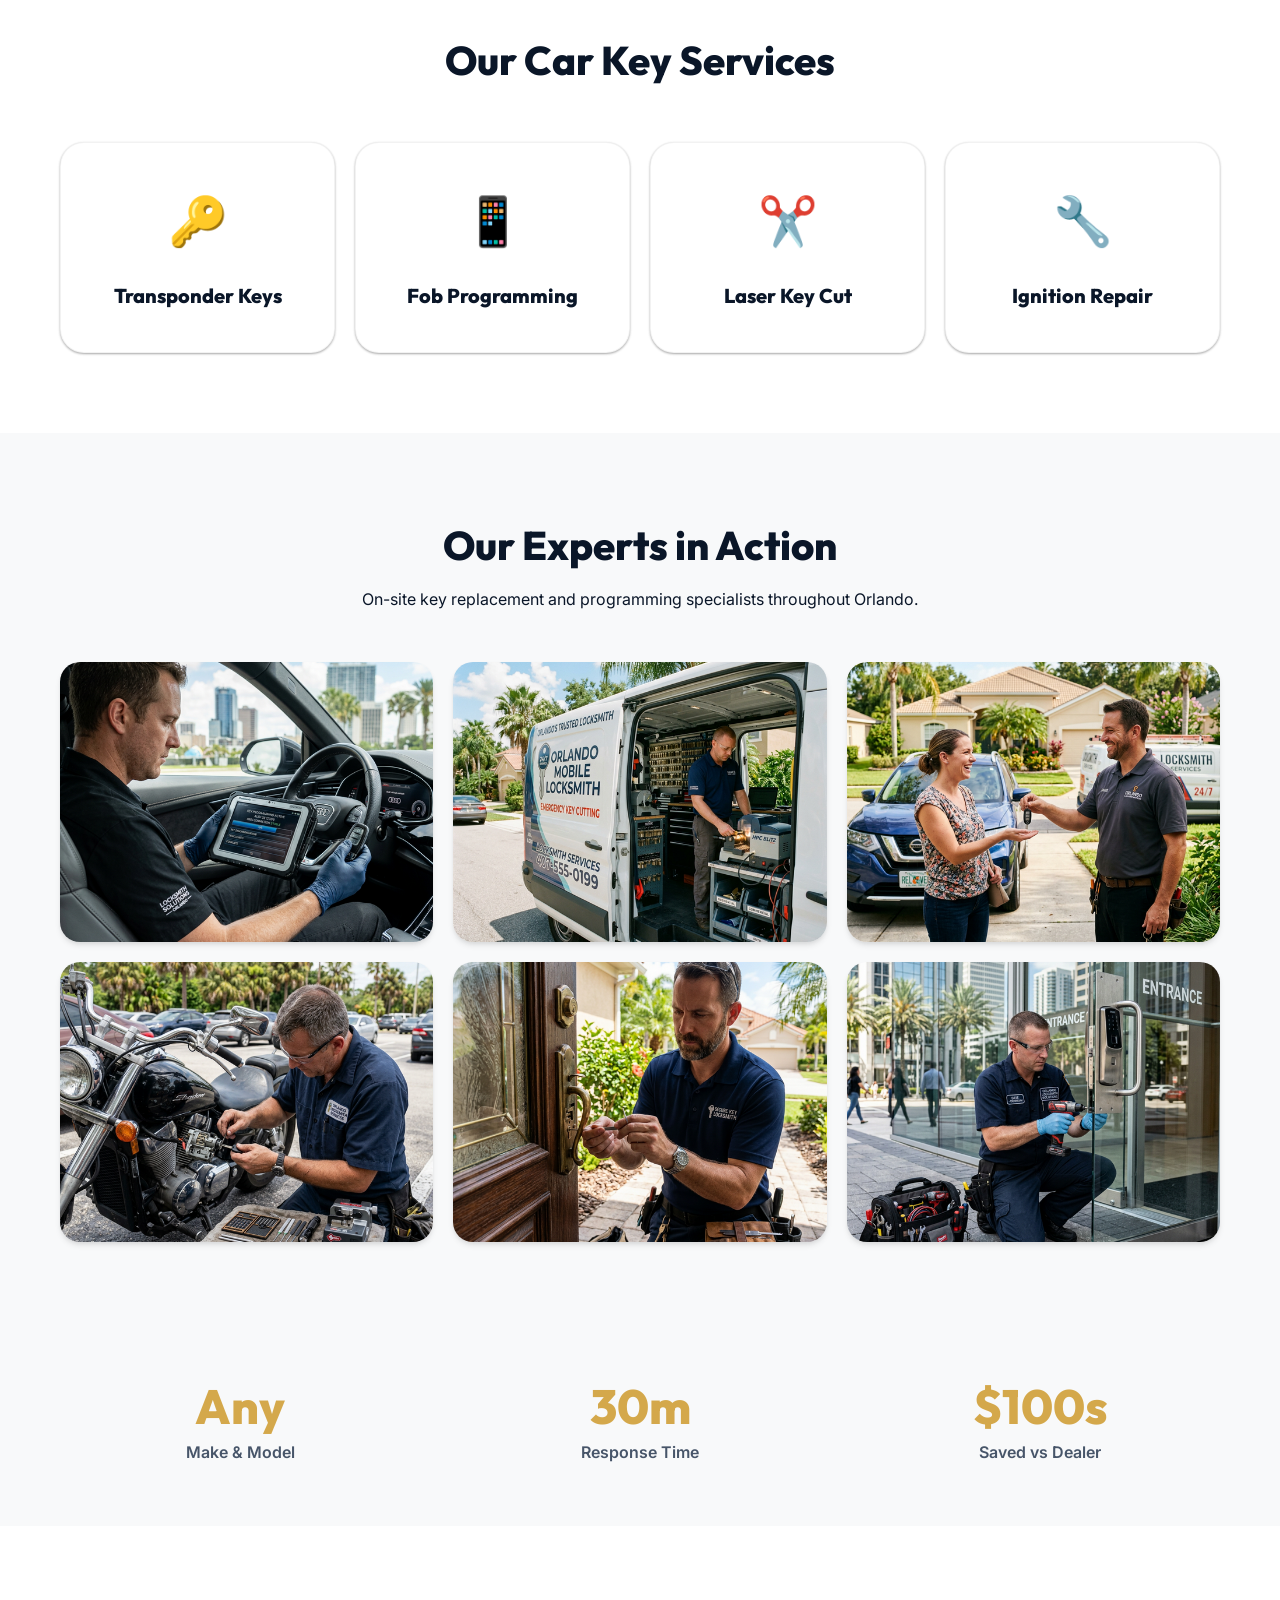
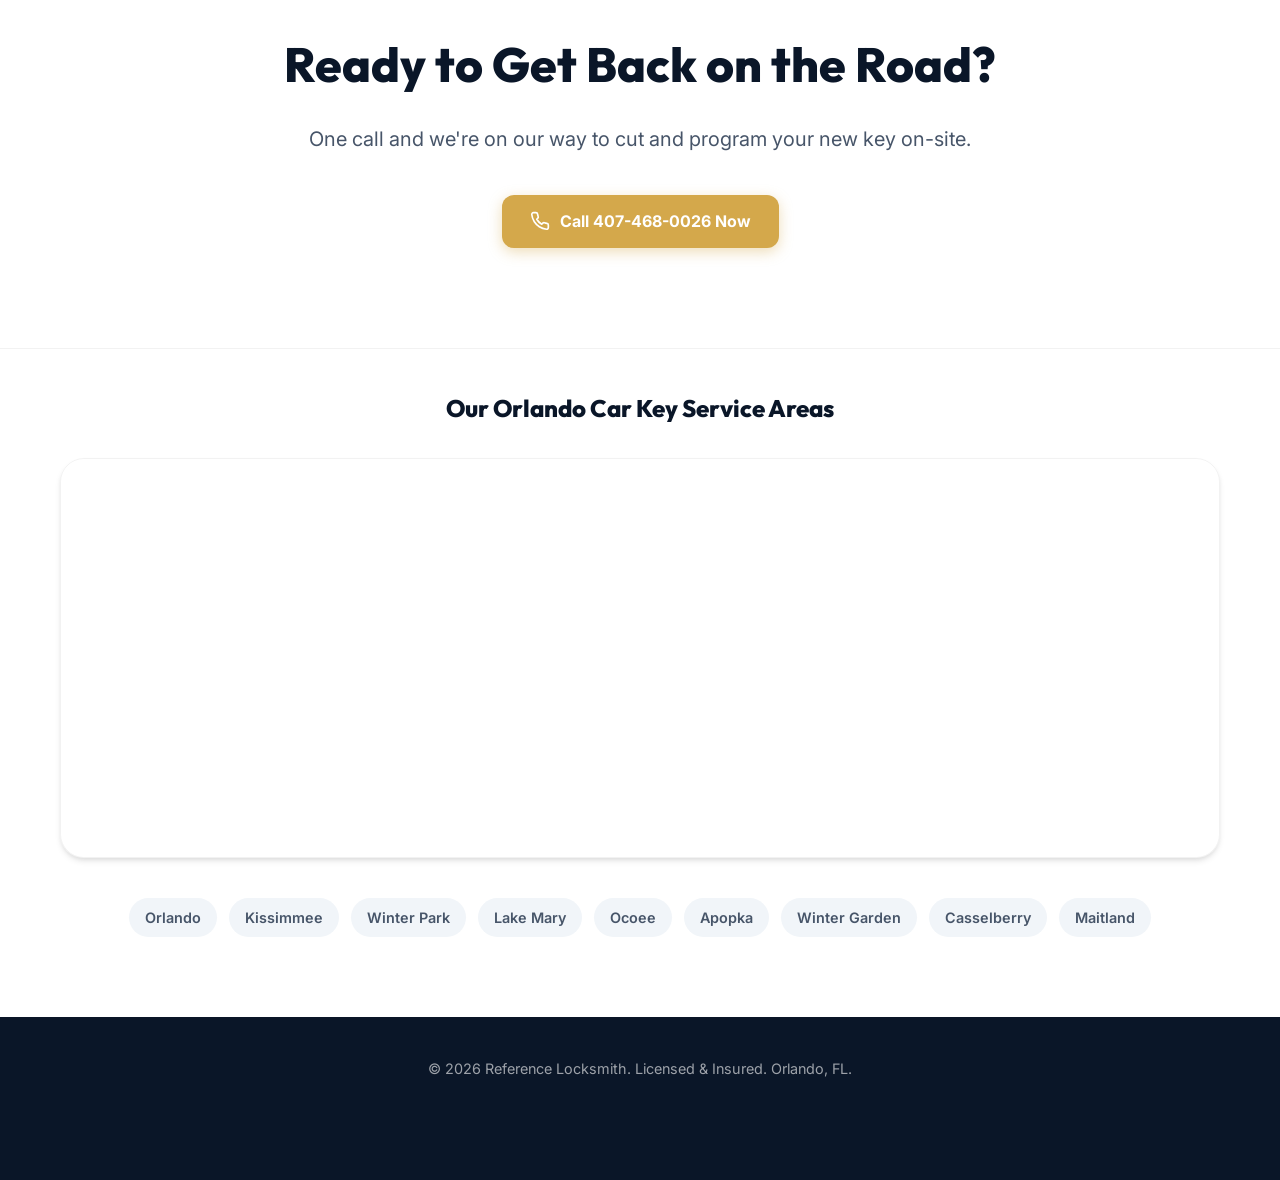
<file: mobile-key-replacement/index.html>
<!DOCTYPE html>
<html lang="en">

<head>
<!-- Google Tag Manager -->
<script>(function(w,d,s,l,i){w[l]=w[l]||[];w[l].push({'gtm.start':
new Date().getTime(),event:'gtm.js'});var f=d.getElementsByTagName(s)[0],
j=d.createElement(s),dl=l!='dataLayer'?'&l='+l:'';j.async=true;j.src=
'https://www.googletagmanager.com/gtm.js?id='+i+dl;f.parentNode.insertBefore(j,f);
})(window,document,'script','dataLayer','GTM-WR5F8MZR');</script>
<!-- End Google Tag Manager -->
<!-- Google tag (gtag.js) -->
<script async src="https://www.googletagmanager.com/gtag/js?id=AW-16902794278"></script>
<script>
  window.dataLayer = window.dataLayer || [];
  function gtag(){dataLayer.push(arguments);}
  gtag('js', new Date());

  gtag('config', 'AW-16902794278');
</script>
<script>
  gtag('config', 'AW-16902794278/N-TGCMrBkIscEKbY8Ps-', {
    'phone_conversion_number': '407-468-0026'
  });
</script>
    <meta charset="UTF-8">
    <meta name="viewport" content="width=device-width, initial-scale=1.0">
    <title>Mobile Car Key Replacement Orlando | Cut & Program Fast | Reference Locksmith</title>
    <meta name="description"
        content="Lost your car keys in Orlando? Reference Locksmith provides 24/7 mobile car key replacement, fob programming, and transponder key cutting. We come to you! Call 407-468-0026 now.">
    <link rel="stylesheet" href="../style.css">
    <link rel="preconnect" href="https://fonts.googleapis.com">
    <link rel="preconnect" href="https://fonts.gstatic.com" crossorigin>
    <link
        href="https://fonts.googleapis.com/css2?family=Inter:wght@400;500;600;700;800&family=Outfit:wght@400;600;700;800&display=swap"
        rel="stylesheet">
    <script type="application/ld+json">
    {
      "@context": "https://schema.org",
      "@type": "LocalBusiness",
      "name": "Reference Locksmith",
      "image": "../new-logo.png",
      "@id": "",
      "url": "https://referencelocksmith.com/mobile-key-replacement",
      "telephone": "+14074680026",
      "priceRange": "$$",
      "address": {
        "@type": "PostalAddress",
        "streetAddress": "Orlando Service Area",
        "addressLocality": "Orlando",
        "addressRegion": "FL",
        "postalCode": "32801",
        "addressCountry": "US"
      },
      "geo": {
        "@type": "GeoCoordinates",
        "latitude": 28.5383,
        "longitude": -81.3792
      },
      "openingHoursSpecification": {
        "@type": "OpeningHoursSpecification",
        "dayOfWeek": [
          "Monday",
          "Tuesday",
          "Wednesday",
          "Thursday",
          "Friday",
          "Saturday",
          "Sunday"
        ],
        "opens": "00:00",
        "closes": "23:59"
      }
    }
    </script>
</head>

<body>
<!-- Google Tag Manager (noscript) -->
<noscript><iframe src="https://www.googletagmanager.com/ns.html?id=GTM-WR5F8MZR"
height="0" width="0" style="display:none;visibility:hidden"></iframe></noscript>
<!-- End Google Tag Manager (noscript) -->
    <!-- Sticky Header -->
    <header class="sticky-header">
        <div class="container header-content">
            <div class="logo">
                <img src="../new-logo.png" alt="Reference Locksmith Logo" class="logo-img">
            </div>
            <div class="header-right">
                <div class="status-badge">
                    <span class="pulse-dot"></span>
                    Available Now
                </div>
                <a href="tel:407-468-0026" class="phone-link">
                    <svg class="phone-icon" viewBox="0 0 24 24" fill="none" stroke="currentColor" stroke-width="2"
                        stroke-linecap="round" stroke-linejoin="round">
                        <path
                            d="M22 16.92v3a2 2 0 0 1-2.18 2 19.79 19.79 0 0 1-8.63-3.07 19.5 19.5 0 0 1-6-6 19.79 19.79 0 0 1-3.07-8.67A2 2 0 0 1 4.11 2h3a2 2 0 0 1 2 1.72 12.84 12.84 0 0 0 .7 2.81 2 2 0 0 1-.45 2.11L8.09 9.91a16 16 0 0 0 6 6l1.27-1.27a2 2 0 0 1 2.11-.45 12.84 12.84 0 0 0 2.81.7A2 2 0 0 1 22 16.92z">
                        </path>
                    </svg>
                    407-468-0026
                </a>
            </div>
        </div>
    </header>

    <main>
        <!-- Hero Section -->
        <section class="hero-v2">
            <div class="hero-overlay"></div>
            <img src="hero-car-key.png" alt="Car Key Replacement Orlando" class="hero-bg-img">
            <div class="container hero-container">
                <div class="hero-content">
                    <h1>Lost Your Car Keys in Orlando? We'll Cut & Program a New Key in <span class="highlight">30
                            Minutes</span></h1>
                    <p class="hero-subtext">24/7 Mobile Car Key Replacement. We come to your location and get you back
                        on the road fast. Any make, any model.</p>
                    <a href="tel:407-468-0026" class="btn btn-primary btn-hero">
                        <svg class="phone-icon ring-animation" viewBox="0 0 24 24" fill="none" stroke="currentColor"
                            stroke-width="2" stroke-linecap="round" stroke-linejoin="round">
                            <path
                                d="M22 16.92v3a2 2 0 0 1-2.18 2 19.79 19.79 0 0 1-8.63-3.07 19.5 19.5 0 0 1-6-6 19.79 19.79 0 0 1-3.07-8.67A2 2 0 0 1 4.11 2h3a2 2 0 0 1 2 1.72 12.84 12.84 0 0 0 .7 2.81 2 2 0 0 1-.45 2.11L8.09 9.91a16 16 0 0 0 6 6l1.27-1.27a2 2 0 0 1 2.11-.45 12.84 12.84 0 0 0 2.81.7A2 2 0 0 1 22 16.92z">
                            </path>
                        </svg>
                        Call 407-468-0026 Now
                    </a>
                </div>
            </div>
        </section>

        <!-- Trust Strip -->
        <section class="trust-strip">
            <div class="container grid-4">
                <div class="trust-item">
                    <div class="trust-icon">🚗</div>
                    <div class="trust-text">All Models Supported</div>
                </div>
                <div class="trust-item">
                    <div class="trust-icon">⚡</div>
                    <div class="trust-text">On-Site Service</div>
                </div>
                <div class="trust-item">
                    <div class="trust-icon">🛠️</div>
                    <div class="trust-text">Advanced ECU Coding</div>
                </div>
                <div class="trust-item">
                    <div class="trust-icon">💰</div>
                    <div class="trust-text">Cheaper Than Dealer</div>
                </div>
            </div>
        </section>

        <!-- Reviews Section -->
        <section id="reviews" class="reviews">
            <div class="container">
                <div class="section-header">
                    <h2>What Orlando Drivers Are Saying</h2>
                    <div class="rating-summary">
                        <span class="stars">★★★★★</span>
                        <span class="score">5.0 Rating</span>
                    </div>
                </div>
                <div class="review-grid">
                    <div class="review-card">
                        <div class="review-header">
                            <span class="stars small">★★★★★</span>
                        </div>
                        <p class="review-quote">"Lost my keys at Disney. Reference Locksmith was there in 25 mins and
                            programmed a new fob right in the parking lot. Half the price of the dealership!"</p>
                        <div class="reviewer">- Mike T., Orlando</div>
                    </div>
                    <div class="review-card">
                        <div class="review-header">
                            <span class="stars small">★★★★★</span>
                        </div>
                        <p class="review-quote">"Best car locksmith in town. They replaced my transponder key after
                            hours when everyone else said no. Truly professional."</p>
                        <div class="reviewer">- Elena R., Kissimmee</div>
                    </div>
                    <div class="review-card">
                        <div class="review-header">
                            <span class="stars small">★★★★★</span>
                        </div>
                        <p class="review-quote">"Fast, reliable and very technical. They knew exactly how to handle my
                            Audi's complex key system."</p>
                        <div class="reviewer">- Jason W., Winter Park</div>
                    </div>
                </div>
            </div>
        </section>

        <!-- Services Grid -->
        <section class="services">
            <div class="container">
                <div class="section-header">
                    <h2>Our Car Key Services</h2>
                </div>
                <div class="services-grid">
                    <div class="service-card">
                        <div class="service-icon">🔑</div>
                        <h3>Transponder Keys</h3>
                    </div>
                    <div class="service-card">
                        <div class="service-icon">📱</div>
                        <h3>Fob Programming</h3>
                    </div>
                    <div class="service-card">
                        <div class="service-icon">✂️</div>
                        <h3>Laser Key Cut</h3>
                    </div>
                    <div class="service-card">
                        <div class="service-icon">🔧</div>
                        <h3>Ignition Repair</h3>
                    </div>
                </div>
            </div>
        </section>

        <!-- Team Gallery Section -->
        <section class="team-gallery">
            <div class="container">
                <div class="section-header">
                    <h2>Our Experts in Action</h2>
                    <p>On-site key replacement and programming specialists throughout Orlando.</p>
                </div>
                <div class="team-grid">
                    <div class="team-item">
                        <img src="../team3.png" alt="Locksmith programming a car key fob" class="team-img"
                            loading="lazy">
                        <div class="team-overlay"><span>Programming Tech</span></div>
                    </div>
                    <div class="team-item">
                        <img src="../team2.png" alt="Mobile locksmith van and key cutting machine" class="team-img"
                            loading="lazy">
                        <div class="team-overlay"><span>Mobile Workshop</span></div>
                    </div>
                    <div class="team-item">
                        <img src="../team4.png" alt="Friendly locksmith helping an Orlando customer" class="team-img"
                            loading="lazy">
                        <div class="team-overlay"><span>Happy Customer</span></div>
                    </div>
                    <div class="team-item">
                        <img src="../team6.png" alt="Locksmith working on motorcycle ignition" class="team-img"
                            loading="lazy">
                        <div class="team-overlay"><span>Specialty Ignitions</span></div>
                    </div>
                    <div class="team-item">
                        <img src="../team1.png" alt="Locksmith picking a residential lock" class="team-img"
                            loading="lazy">
                        <div class="team-overlay"><span>Emergency Entry</span></div>
                    </div>
                    <div class="team-item">
                        <img src="../team5.png" alt="Smart lock installation" class="team-img" loading="lazy">
                        <div class="team-overlay"><span>Security Specialist</span></div>
                    </div>
                </div>
            </div>
        </section>

        <!-- Stats Section -->
        <section class="stats">
            <div class="container grid-3">
                <div class="stat-item">
                    <div class="stat-value">Any</div>
                    <div class="stat-label">Make & Model</div>
                </div>
                <div class="stat-item">
                    <div class="stat-value">30m</div>
                    <div class="stat-label">Response Time</div>
                </div>
                <div class="stat-item">
                    <div class="stat-value">$100s</div>
                    <div class="stat-label">Saved vs Dealer</div>
                </div>
            </div>
        </section>

        <!-- Final CTA -->
        <section class="final-cta">
            <div class="container">
                <h2>Ready to Get Back on the Road?</h2>
                <p>One call and we're on our way to cut and program your new key on-site.</p>
                <a href="tel:407-468-0026" class="btn btn-primary btn-large">
                    <svg class="phone-icon ring-animation" viewBox="0 0 24 24" fill="none" stroke="currentColor"
                        stroke-width="2" stroke-linecap="round" stroke-linejoin="round">
                        <path
                            d="M22 16.92v3a2 2 0 0 1-2.18 2 19.79 19.79 0 0 1-8.63-3.07 19.5 19.5 0 0 1-6-6 19.79 19.79 0 0 1-3.07-8.67A2 2 0 0 1 4.11 2h3a2 2 0 0 1 2 1.72 12.84 12.84 0 0 0 .7 2.81 2 2 0 0 1-.45 2.11L8.09 9.91a16 16 0 0 0 6 6l1.27-1.27a2 2 0 0 1 2.11-.45 12.84 12.84 0 0 0 2.81.7A2 2 0 0 1 22 16.92z">
                        </path>
                    </svg>
                    Call 407-468-0026 Now
                </a>
            </div>
        </section>

        <!-- Service Area Tags -->
        <section class="service-areas">
            <div class="container">
                <h3>Our Orlando Car Key Service Areas</h3>
                <div class="map-container">
                    <iframe
                        src="https://www.google.com/maps/embed?pb=!1m18!1m12!1m3!1d112196.3475143!2d-81.4795393!3d28.5020164!2m3!1f0!2f0!3f0!3m2!1i1024!2i768!4f13.1!3m3!1m2!1s0x88e773d2f98a7391%3A0x805101032338ff72!2sOrlando%2C%20FL!5e0!3m2!1sen!2sus!4v1709148000000!5m2!1sen!2sus"
                        allowfullscreen="" loading="lazy" referrerpolicy="no-referrer-when-downgrade">
                    </iframe>
                </div>
                <div class="tags">
                    <span class="tag">Orlando</span>
                    <span class="tag">Kissimmee</span>
                    <span class="tag">Winter Park</span>
                    <span class="tag">Lake Mary</span>
                    <span class="tag">Ocoee</span>
                    <span class="tag">Apopka</span>
                    <span class="tag">Winter Garden</span>
                    <span class="tag">Casselberry</span>
                    <span class="tag">Maitland</span>
                </div>
            </div>
        </section>
    </main>

    <footer>
        <div class="container">
            <p>&copy; 2026 Reference Locksmith. Licensed & Insured. Orlando, FL.</p>
        </div>
    </footer>

    <!-- Mobile Sticky CTA Bar -->
    <div class="mobile-cta-bar">
        <a href="tel:407-468-0026" class="btn btn-primary btn-full">
            <svg class="phone-icon ring-animation" viewBox="0 0 24 24" fill="none" stroke="currentColor"
                stroke-width="2" stroke-linecap="round" stroke-linejoin="round">
                <path
                    d="M22 16.92v3a2 2 0 0 1-2.18 2 19.79 19.79 0 0 1-8.63-3.07 19.5 19.5 0 0 1-6-6 19.79 19.79 0 0 1-3.07-8.67A2 2 0 0 1 4.11 2h3a2 2 0 0 1 2 1.72 12.84 12.84 0 0 0 .7 2.81 2 2 0 0 1-.45 2.11L8.09 9.91a16 16 0 0 0 6 6l1.27-1.27a2 2 0 0 1 2.11-.45 12.84 12.84 0 0 0 2.81.7A2 2 0 0 1 22 16.92z">
                </path>
            </svg>
            Call 407-468-0026
        </a>
    </div>

</body>

</html>
</file>
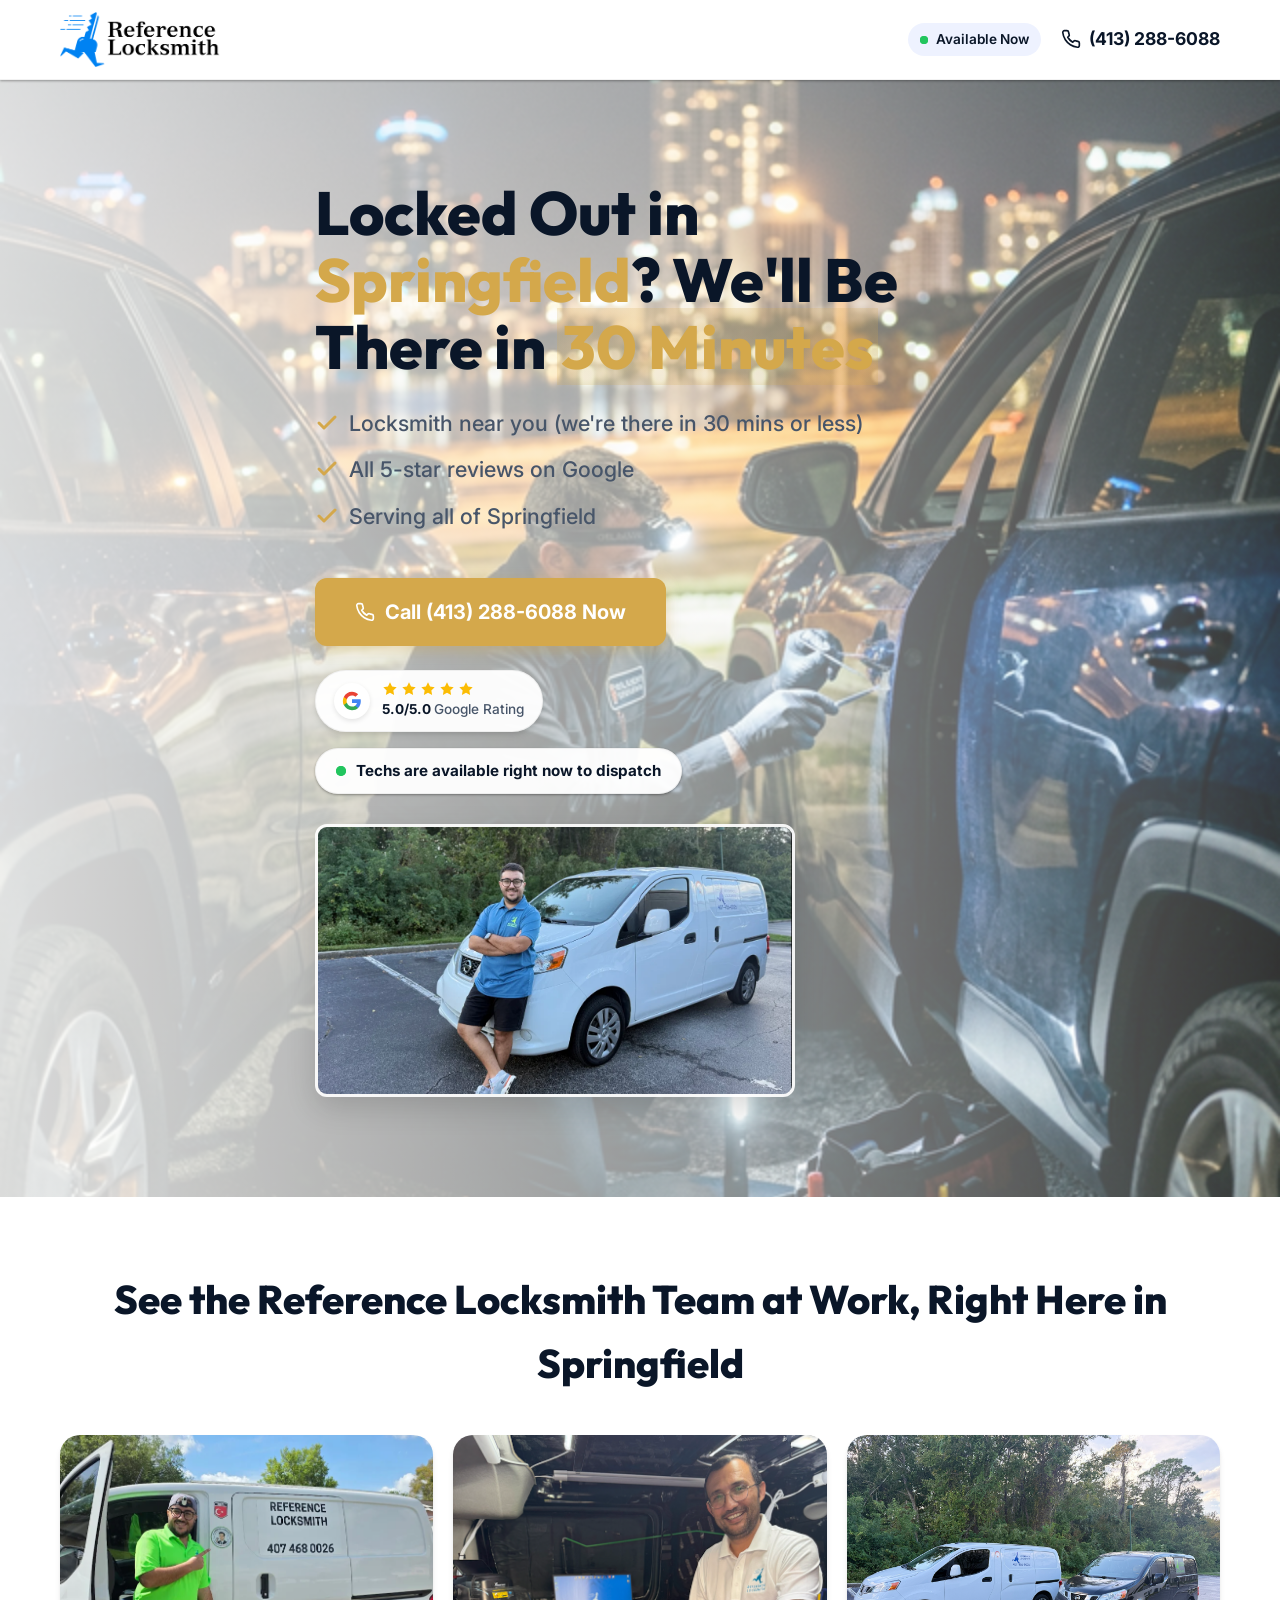
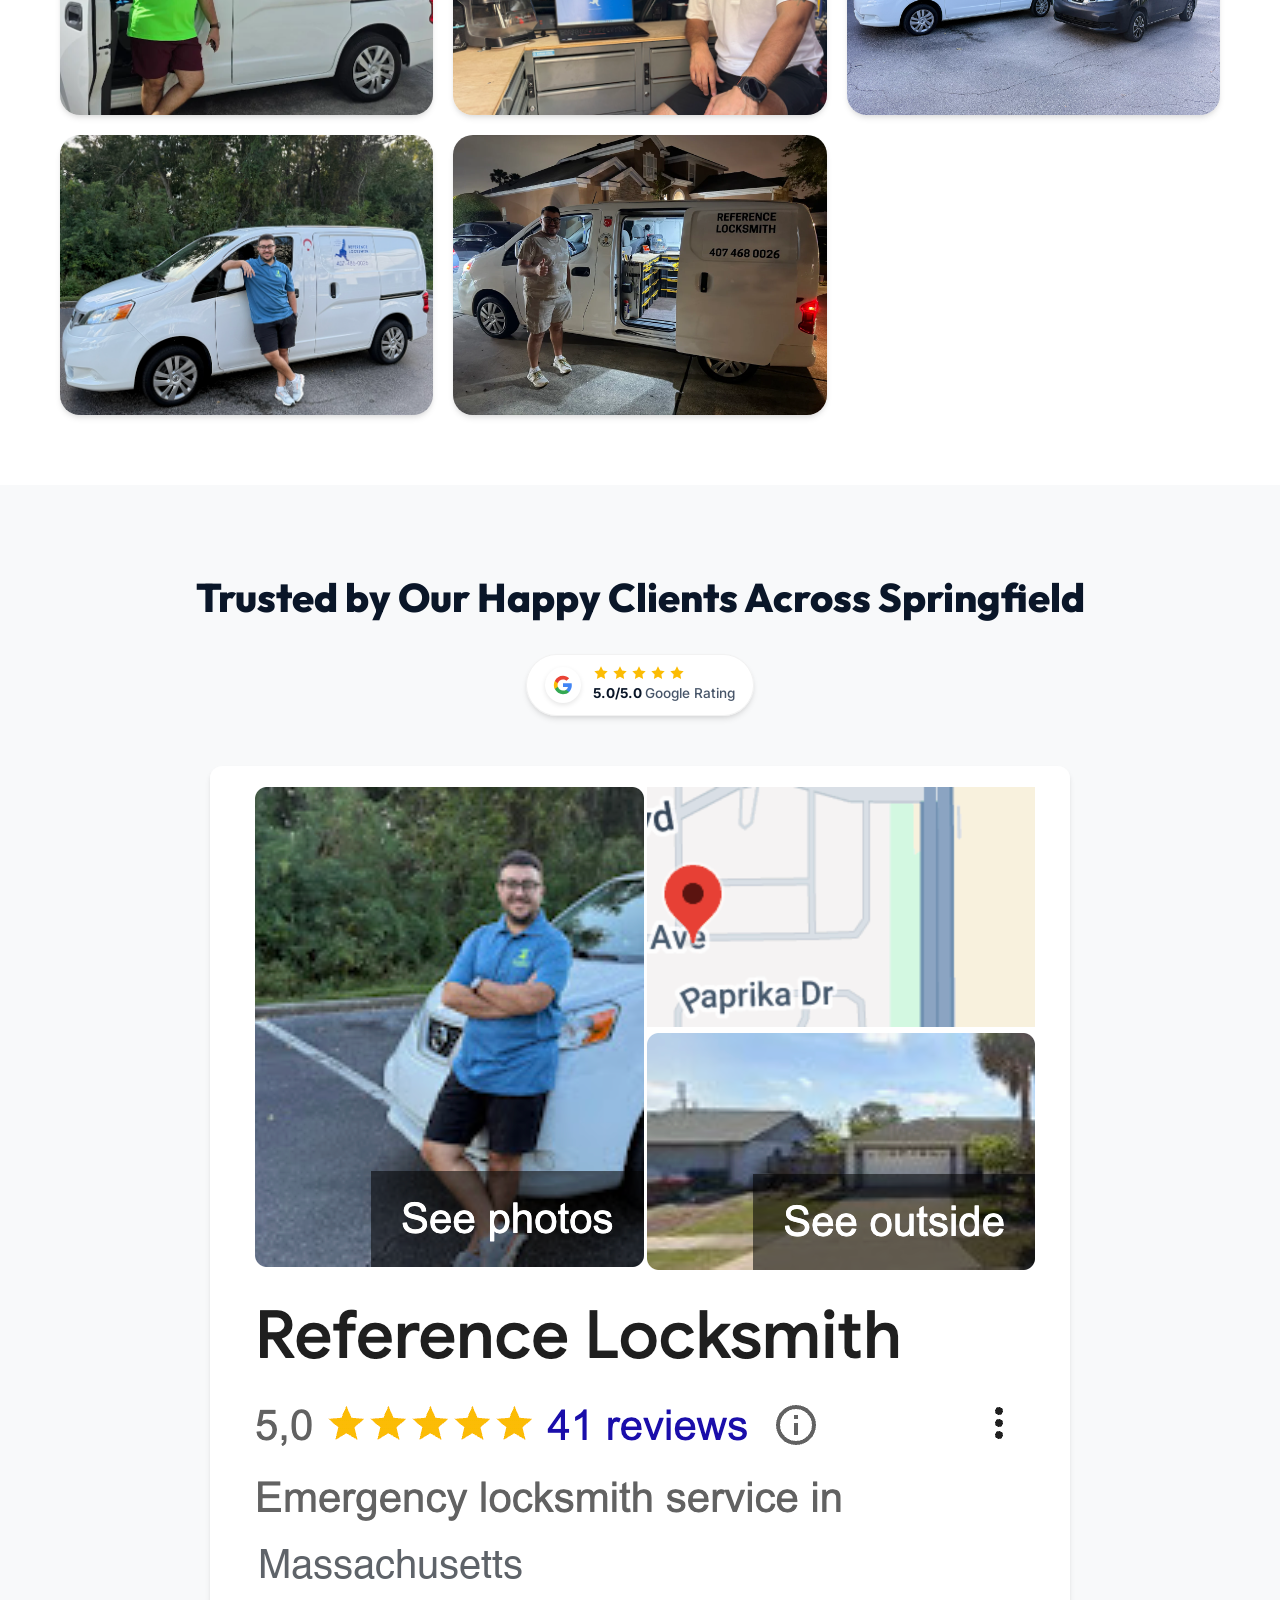
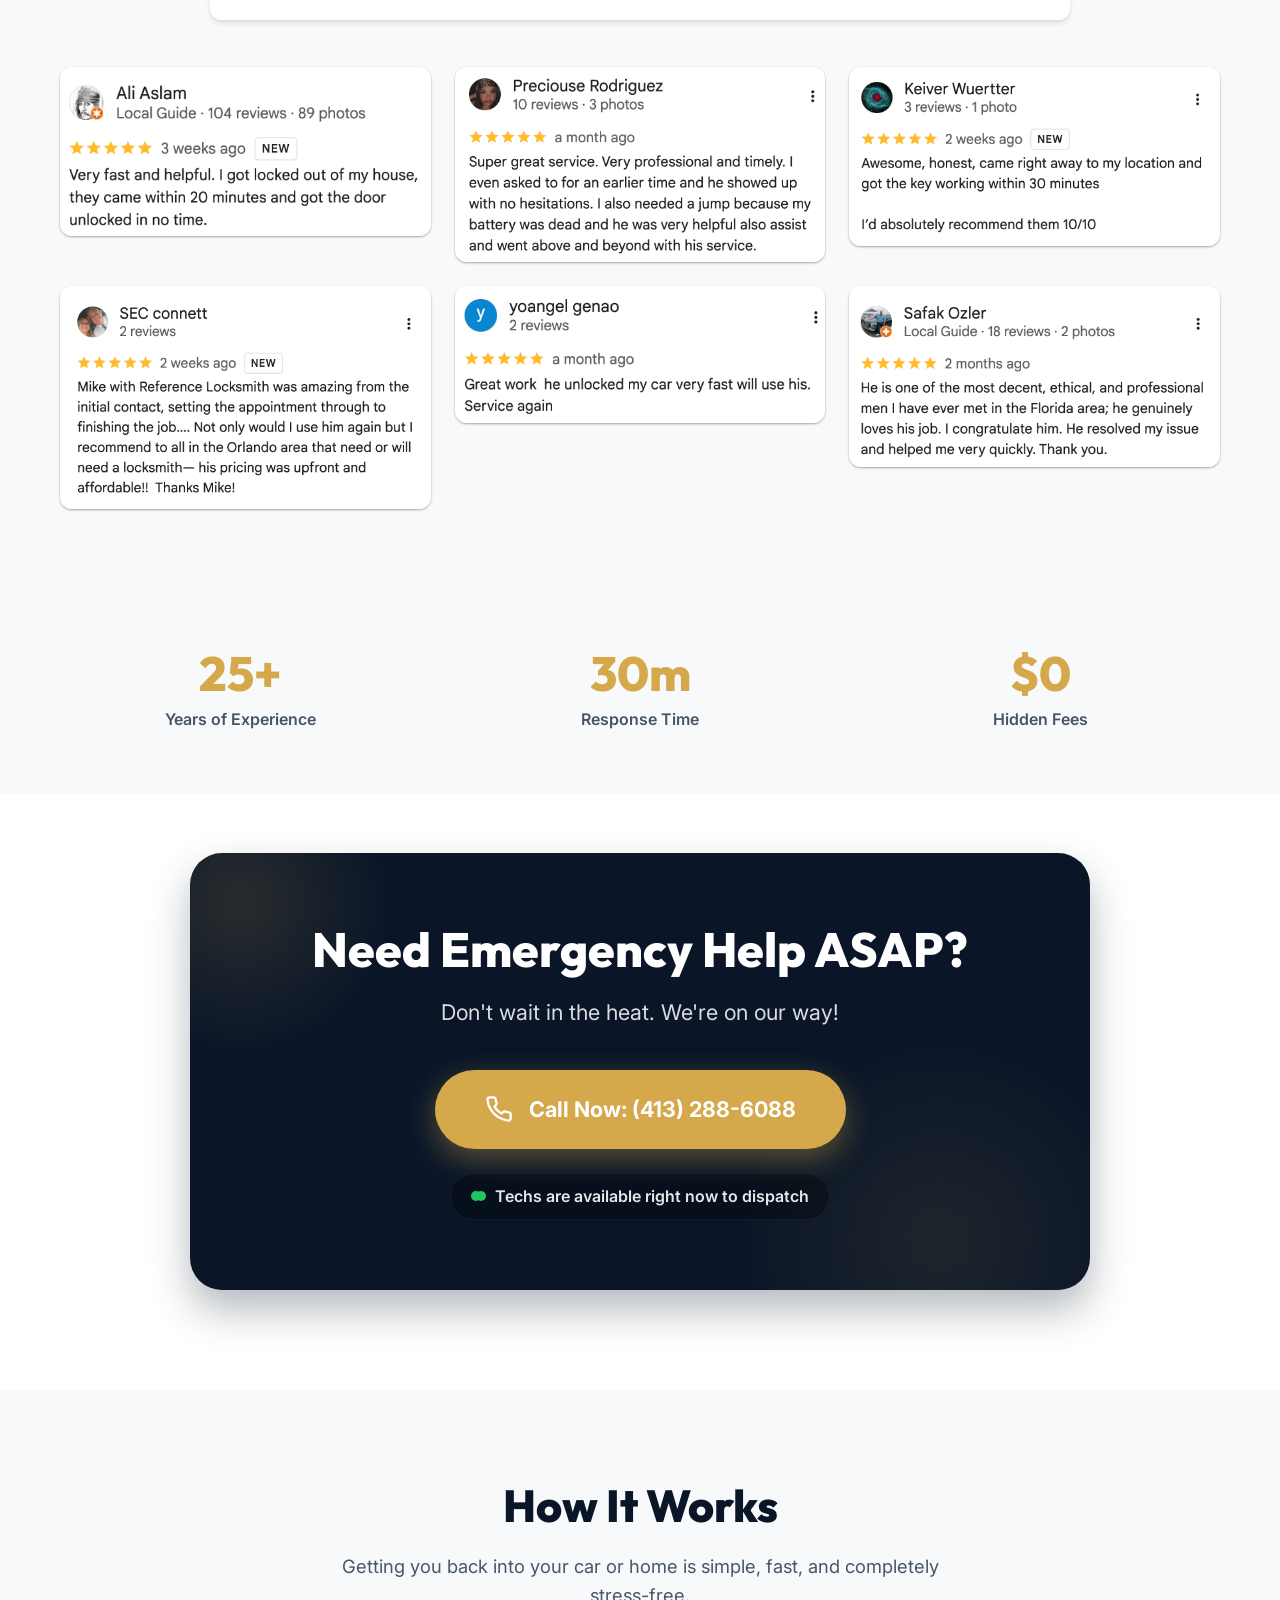
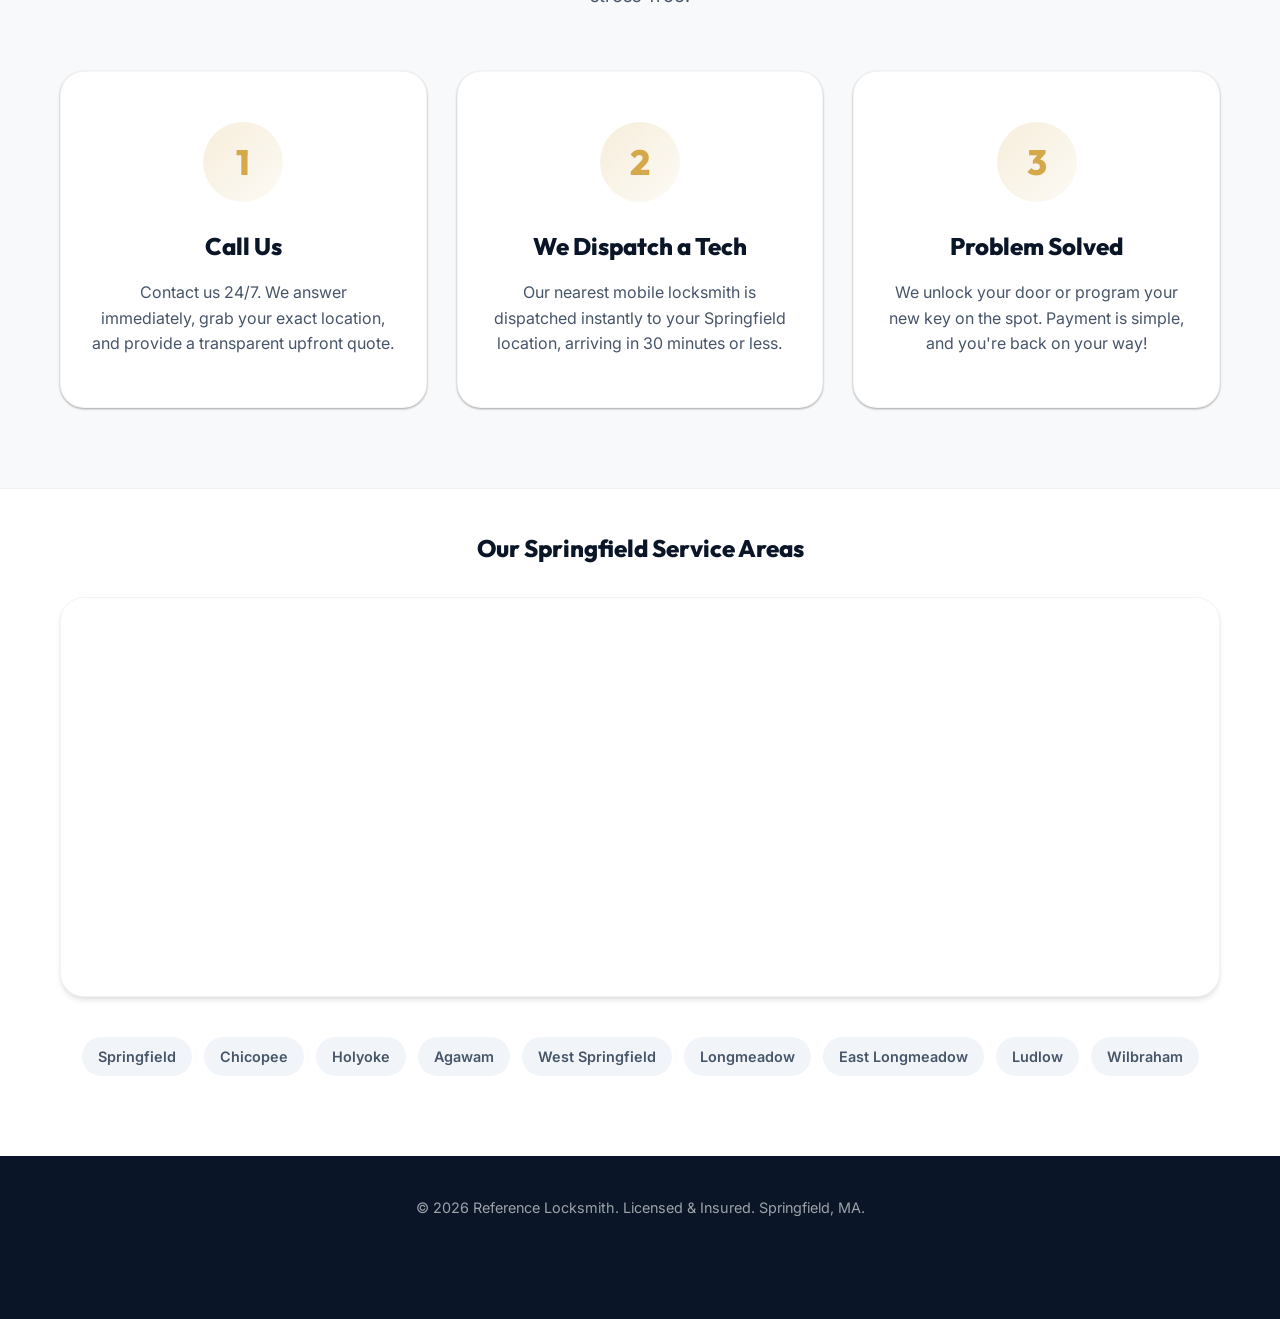
<file: springfield/index.html>
<!DOCTYPE html>
<html lang="en">

<head>
<!-- Google Tag Manager -->
<script>(function(w,d,s,l,i){w[l]=w[l]||[];w[l].push({'gtm.start':
new Date().getTime(),event:'gtm.js'});var f=d.getElementsByTagName(s)[0],
j=d.createElement(s),dl=l!='dataLayer'?'&l='+l:'';j.async=true;j.src=
'https://www.googletagmanager.com/gtm.js?id='+i+dl;f.parentNode.insertBefore(j,f);
})(window,document,'script','dataLayer','GTM-WR5F8MZR');</script>
<!-- End Google Tag Manager -->
<!-- Google tag (gtag.js) -->
<script async src="https://www.googletagmanager.com/gtag/js?id=AW-16902794278"></script>
<script>
  window.dataLayer = window.dataLayer || [];
  function gtag(){dataLayer.push(arguments);}
  gtag('js', new Date());

  gtag('config', 'AW-16902794278');
</script>
<script>
  gtag('config', 'AW-16902794278/N-TGCMrBkIscEKbY8Ps-', {
    'phone_conversion_number': '(413) 288-6088'
  });
</script>
    <meta charset="UTF-8">
    <meta name="viewport" content="width=device-width, initial-scale=1.0">
    <title>24/7 Emergency Locksmith Springfield | 30 Min Response | Reference Locksmith</title>
    <meta name="description"
        content="Locked out in Springfield? Reference Locksmith provides 24/7 emergency locksmith services. Home, car, and commercial lockouts. 30-minute response time guaranteed. Call (413) 288-6088 now!">
    <link rel="stylesheet" href="../style.css">
    <link rel="preconnect" href="https://fonts.googleapis.com">
    <link rel="preconnect" href="https://fonts.gstatic.com" crossorigin>
    <link
        href="https://fonts.googleapis.com/css2?family=Inter:wght@400;500;600;700;800&family=Outfit:wght@400;600;700;800&display=swap"
        rel="stylesheet">
    <script type="application/ld+json">
    {
      "@context": "https://schema.org",
      "@type": "LocalBusiness",
      "name": "Reference Locksmith",
      "image": "new-logo.png",
      "@id": "",
      "url": "https://referencelocksmith.com",
      "telephone": "+14132886088",
      "priceRange": "$$",
      "address": {
        "@type": "PostalAddress",
        "streetAddress": "Springfield Service Area",
        "addressLocality": "Springfield",
        "addressRegion": "MA",
        "postalCode": "01103",
        "addressCountry": "US"
      },
      "geo": {
        "@type": "GeoCoordinates",
        "latitude": 42.1015,
        "longitude": -72.5898
      },
      "openingHoursSpecification": {
        "@type": "OpeningHoursSpecification",
        "dayOfWeek": [
          "Monday",
          "Tuesday",
          "Wednesday",
          "Thursday",
          "Friday",
          "Saturday",
          "Sunday"
        ],
        "opens": "00:00",
        "closes": "23:59"
      },
      "sameAs": []
    }
    </script>
</head>

<body>
<!-- Google Tag Manager (noscript) -->
<noscript><iframe src="https://www.googletagmanager.com/ns.html?id=GTM-WR5F8MZR"
height="0" width="0" style="display:none;visibility:hidden"></iframe></noscript>
<!-- End Google Tag Manager (noscript) -->
    <!-- Sticky Header -->
    <header class="sticky-header">
        <div class="container header-content">
            <div class="logo">
                <img src="../new-logo.png" alt="Reference Locksmith Logo" class="logo-img">
            </div>
            <div class="header-right">
                <div class="status-badge">
                    <span class="pulse-dot"></span>
                    Available Now
                </div>
                <a href="tel:413-288-6088" class="phone-link">
                    <svg class="phone-icon" viewBox="0 0 24 24" fill="none" stroke="currentColor" stroke-width="2"
                        stroke-linecap="round" stroke-linejoin="round">
                        <path
                            d="M22 16.92v3a2 2 0 0 1-2.18 2 19.79 19.79 0 0 1-8.63-3.07 19.5 19.5 0 0 1-6-6 19.79 19.79 0 0 1-3.07-8.67A2 2 0 0 1 4.11 2h3a2 2 0 0 1 2 1.72 12.84 12.84 0 0 0 .7 2.81 2 2 0 0 1-.45 2.11L8.09 9.91a16 16 0 0 0 6 6l1.27-1.27a2 2 0 0 1 2.11-.45 12.84 12.84 0 0 0 2.81.7A2 2 0 0 1 22 16.92z">
                        </path>
                    </svg>
                    (413) 288-6088
                </a>
            </div>
        </div>
    </header>

    <main>
        <!-- Hero Section -->
        <section class="hero-v2">
            <div class="hero-overlay"></div>
            <img src="../hero.png" alt="Locksmith at Work" class="hero-bg-img">
            <div class="container hero-container">
                <div class="hero-content">
                    <h1>Locked Out in <span class="accent vibrate-text">Springfield</span>? We'll Be There in <span class="highlight">30 Minutes</span></h1>
                    <ul class="hero-subtext" style="list-style: none; padding: 0; text-align: left;">
                        <li style="display: flex; align-items: center; gap: 10px; margin-bottom: 12px; text-align: left;">
                            <svg width="24" height="24" viewBox="0 0 24 24" fill="none" stroke="var(--accent)" stroke-width="3" stroke-linecap="round" stroke-linejoin="round" style="flex-shrink: 0;"><polyline points="20 6 9 17 4 12"></polyline></svg>
                            Locksmith near you (we're there in 30 mins or less)
                        </li>
                        <li style="display: flex; align-items: center; gap: 10px; margin-bottom: 12px; text-align: left;">
                            <svg width="24" height="24" viewBox="0 0 24 24" fill="none" stroke="var(--accent)" stroke-width="3" stroke-linecap="round" stroke-linejoin="round" style="flex-shrink: 0;"><polyline points="20 6 9 17 4 12"></polyline></svg>
                            All 5-star reviews on Google
                        </li>
                        <li style="display: flex; align-items: center; gap: 10px; text-align: left;">
                            <svg width="24" height="24" viewBox="0 0 24 24" fill="none" stroke="var(--accent)" stroke-width="3" stroke-linecap="round" stroke-linejoin="round" style="flex-shrink: 0;"><polyline points="20 6 9 17 4 12"></polyline></svg>
                            Serving all of Springfield
                        </li>
                    </ul>
                    <a href="tel:413-288-6088" class="btn btn-primary btn-hero">
                        <svg class="phone-icon ring-animation" viewBox="0 0 24 24" fill="none" stroke="currentColor"
                            stroke-width="2" stroke-linecap="round" stroke-linejoin="round">
                            <path
                                d="M22 16.92v3a2 2 0 0 1-2.18 2 19.79 19.79 0 0 1-8.63-3.07 19.5 19.5 0 0 1-6-6 19.79 19.79 0 0 1-3.07-8.67A2 2 0 0 1 4.11 2h3a2 2 0 0 1 2 1.72 12.84 12.84 0 0 0 .7 2.81 2 2 0 0 1-.45 2.11L8.09 9.91a16 16 0 0 0 6 6l1.27-1.27a2 2 0 0 1 2.11-.45 12.84 12.84 0 0 0 2.81.7A2 2 0 0 1 22 16.92z">
                            </path>
                        </svg>
                        Call (413) 288-6088 Now
                    </a>
                    
                    <div style="margin-top: 24px;">
                        <a href="https://share.google/3RNqhoKEmI9oFiAR3" target="_blank" rel="noopener noreferrer" style="display: inline-flex; align-items: center; gap: 12px; background: rgba(255, 255, 255, 0.95); padding: 10px 18px; border-radius: 50px; box-shadow: var(--shadow-md); border: 1px solid rgba(0,0,0,0.05); text-decoration: none; transition: transform 0.2s ease;">
                            <div style="width: 36px; height: 36px; background: #fff; border-radius: 50%; box-shadow: 0 2px 5px rgba(0,0,0,0.1); display: flex; align-items: center; justify-content: center; flex-shrink: 0;">
                                <svg width="20" height="20" viewBox="0 0 24 24">
                                  <path fill="#4285F4" d="M22.56 12.25c0-.78-.07-1.53-.2-2.25H12v4.26h5.92c-.26 1.37-1.04 2.53-2.21 3.31v2.77h3.57c2.08-1.92 3.28-4.74 3.28-8.09z"/>
                                  <path fill="#34A853" d="M12 23c2.97 0 5.46-.98 7.28-2.66l-3.57-2.77c-.98.66-2.23 1.06-3.71 1.06-2.86 0-5.29-1.93-6.16-4.53H2.18v2.84C3.99 20.53 7.7 23 12 23z"/>
                                  <path fill="#FBBC05" d="M5.84 14.09c-.22-.66-.35-1.36-.35-2.09s.13-1.43.35-2.09V7.07H2.18C1.43 8.55 1 10.22 1 12s.43 3.45 1.18 4.93l2.85-2.22.81-.62z"/>
                                  <path fill="#EA4335" d="M12 5.38c1.62 0 3.06.56 4.21 1.64l3.15-3.15C17.45 2.09 14.97 1 12 1 7.7 1 3.99 3.47 2.18 7.07l3.66 2.84c.87-2.6 3.3-4.53 6.16-4.53z"/>
                                </svg>
                            </div>
                            <div style="display: flex; flex-direction: column; align-items: flex-start; text-align: left;">
                                <div style="display: flex; gap: 3px; color: #FBBC04;">
                                    <svg width="16" height="16" viewBox="0 0 24 24" fill="currentColor"><path d="M12 2L15.09 8.26L22 9.27L17 14.14L18.18 21.02L12 17.77L5.82 21.02L7 14.14L2 9.27L8.91 8.26L12 2Z"/></svg>
                                    <svg width="16" height="16" viewBox="0 0 24 24" fill="currentColor"><path d="M12 2L15.09 8.26L22 9.27L17 14.14L18.18 21.02L12 17.77L5.82 21.02L7 14.14L2 9.27L8.91 8.26L12 2Z"/></svg>
                                    <svg width="16" height="16" viewBox="0 0 24 24" fill="currentColor"><path d="M12 2L15.09 8.26L22 9.27L17 14.14L18.18 21.02L12 17.77L5.82 21.02L7 14.14L2 9.27L8.91 8.26L12 2Z"/></svg>
                                    <svg width="16" height="16" viewBox="0 0 24 24" fill="currentColor"><path d="M12 2L15.09 8.26L22 9.27L17 14.14L18.18 21.02L12 17.77L5.82 21.02L7 14.14L2 9.27L8.91 8.26L12 2Z"/></svg>
                                    <svg width="16" height="16" viewBox="0 0 24 24" fill="currentColor"><path d="M12 2L15.09 8.26L22 9.27L17 14.14L18.18 21.02L12 17.77L5.82 21.02L7 14.14L2 9.27L8.91 8.26L12 2Z"/></svg>
                                </div>
                                <span style="font-size: 0.85rem; font-weight: 700; color: var(--text-main); margin-top: 2px;">5.0/5.0 <span style="font-weight: 500; color: var(--text-light);">Google Rating</span></span>
                            </div>
                        </a>
                    </div>

                    <div style="margin-top: 16px;">
                        <div style="display: inline-flex; align-items: center; gap: 10px; background: rgba(255, 255, 255, 0.95); padding: 10px 20px; border-radius: 50px; box-shadow: var(--shadow-sm); border: 1px solid rgba(0,0,0,0.05);">
                            <span class="pulse-dot" style="width: 10px; height: 10px;"></span>
                            <span style="font-size: 0.95rem; font-weight: 700; color: var(--text-main);">Techs are available right now to dispatch</span>
                        </div>
                    </div>
                    
                    <div style="margin-top: 30px; border-radius: 12px; overflow: hidden; box-shadow: 0 10px 30px rgba(0,0,0,0.15); border: 3px solid rgba(255, 255, 255, 0.9); max-width: 480px;">
                        <img src="../reference1.webp" alt="Springfield Locksmith on Site" style="width: 100%; display: block; height: auto;">
                    </div>

                </div>
            </div>
        </section>

        <!-- Team Gallery Section (Replaced Trust Strip) -->
        <section class="team-gallery" style="background: var(--white); padding: 70px 0;">
            <div class="container">
                <div class="section-header" style="margin-bottom: 40px;">
                    <h2>See the Reference Locksmith Team at Work, Right Here in Springfield</h2>
                </div>
                <div class="team-grid">

                    <div class="team-item">
                        <img src="../reference2.webp" alt="Reference Locksmith Team at Work" class="team-img" style="position: absolute; top: 0; left: 0; width: 100%; height: 100%; object-fit: cover;">
                    </div>
                    <div class="team-item">
                        <img src="../reference3.webp" alt="Reference Locksmith Team at Work" class="team-img" style="position: absolute; top: 0; left: 0; width: 100%; height: 100%; object-fit: cover; object-position: center 20%;">
                    </div>
                    <div class="team-item">
                        <img src="../reference4.webp" alt="Reference Locksmith Team at Work" class="team-img" style="position: absolute; top: 0; left: 0; width: 100%; height: 100%; object-fit: cover;">
                    </div>
                    <div class="team-item">
                        <img src="../reference5.webp" alt="Reference Locksmith Team at Work" class="team-img" style="position: absolute; top: 0; left: 0; width: 100%; height: 100%; object-fit: cover;">
                    </div>
                    <div class="team-item">
                        <img src="../reference6.webp" alt="Reference Locksmith Team at Work" class="team-img" style="position: absolute; top: 0; left: 0; width: 100%; height: 100%; object-fit: cover;">
                    </div>
                </div>
            </div>
        </section>

        <!-- Reviews Section -->
        <section id="reviews" class="reviews">
            <div class="container">
                <div class="section-header" style="display: flex; flex-direction: column; align-items: center;">
                    <h2>Trusted by Our Happy Clients Across Springfield</h2>
                    <a href="https://share.google/3RNqhoKEmI9oFiAR3" target="_blank" rel="noopener noreferrer" style="display: inline-flex; align-items: center; gap: 12px; background: rgba(255, 255, 255, 0.95); padding: 10px 18px; border-radius: 50px; box-shadow: var(--shadow-md); border: 1px solid rgba(0,0,0,0.05); text-decoration: none; transition: transform 0.2s ease; margin-top: 15px;">
                        <div style="width: 36px; height: 36px; background: #fff; border-radius: 50%; box-shadow: 0 2px 5px rgba(0,0,0,0.1); display: flex; align-items: center; justify-content: center; flex-shrink: 0;">
                            <svg width="20" height="20" viewBox="0 0 24 24">
                              <path fill="#4285F4" d="M22.56 12.25c0-.78-.07-1.53-.2-2.25H12v4.26h5.92c-.26 1.37-1.04 2.53-2.21 3.31v2.77h3.57c2.08-1.92 3.28-4.74 3.28-8.09z"/>
                              <path fill="#34A853" d="M12 23c2.97 0 5.46-.98 7.28-2.66l-3.57-2.77c-.98.66-2.23 1.06-3.71 1.06-2.86 0-5.29-1.93-6.16-4.53H2.18v2.84C3.99 20.53 7.7 23 12 23z"/>
                              <path fill="#FBBC05" d="M5.84 14.09c-.22-.66-.35-1.36-.35-2.09s.13-1.43.35-2.09V7.07H2.18C1.43 8.55 1 10.22 1 12s.43 3.45 1.18 4.93l2.85-2.22.81-.62z"/>
                              <path fill="#EA4335" d="M12 5.38c1.62 0 3.06.56 4.21 1.64l3.15-3.15C17.45 2.09 14.97 1 12 1 7.7 1 3.99 3.47 2.18 7.07l3.66 2.84c.87-2.6 3.3-4.53 6.16-4.53z"/>
                            </svg>
                        </div>
                        <div style="display: flex; flex-direction: column; align-items: flex-start; text-align: left;">
                            <div style="display: flex; gap: 3px; color: #FBBC04;">
                                <svg width="16" height="16" viewBox="0 0 24 24" fill="currentColor"><path d="M12 2L15.09 8.26L22 9.27L17 14.14L18.18 21.02L12 17.77L5.82 21.02L7 14.14L2 9.27L8.91 8.26L12 2Z"/></svg>
                                <svg width="16" height="16" viewBox="0 0 24 24" fill="currentColor"><path d="M12 2L15.09 8.26L22 9.27L17 14.14L18.18 21.02L12 17.77L5.82 21.02L7 14.14L2 9.27L8.91 8.26L12 2Z"/></svg>
                                <svg width="16" height="16" viewBox="0 0 24 24" fill="currentColor"><path d="M12 2L15.09 8.26L22 9.27L17 14.14L18.18 21.02L12 17.77L5.82 21.02L7 14.14L2 9.27L8.91 8.26L12 2Z"/></svg>
                                <svg width="16" height="16" viewBox="0 0 24 24" fill="currentColor"><path d="M12 2L15.09 8.26L22 9.27L17 14.14L18.18 21.02L12 17.77L5.82 21.02L7 14.14L2 9.27L8.91 8.26L12 2Z"/></svg>
                                <svg width="16" height="16" viewBox="0 0 24 24" fill="currentColor"><path d="M12 2L15.09 8.26L22 9.27L17 14.14L18.18 21.02L12 17.77L5.82 21.02L7 14.14L2 9.27L8.91 8.26L12 2Z"/></svg>
                            </div>
                            <span style="font-size: 0.85rem; font-weight: 700; color: var(--text-main); margin-top: 2px;">5.0/5.0 <span style="font-weight: 500; color: var(--text-light);">Google Rating</span></span>
                        </div>
                    </a>
                </div>
                
                <div style="text-align: center; margin-bottom: 40px;">
                    <img src="reviews1.png" alt="Google Reviews Overview" style="max-width: 100%; height: auto; border-radius: 12px; box-shadow: var(--shadow-md);">
                </div>

                <div style="display: grid; grid-template-columns: repeat(auto-fit, minmax(300px, 1fr)); gap: 24px;">
                    <img src="../Screenshot 2026-03-23 at 16.22.30.png" alt="Customer Review" style="width: 100%; height: auto; border-radius: 12px; box-shadow: var(--shadow-sm);">
                    <img src="../Screenshot 2026-03-23 at 16.22.37.png" alt="Customer Review" style="width: 100%; height: auto; border-radius: 12px; box-shadow: var(--shadow-sm);">
                    <img src="../Screenshot 2026-03-23 at 16.22.46.png" alt="Customer Review" style="width: 100%; height: auto; border-radius: 12px; box-shadow: var(--shadow-sm);">
                    <img src="../Screenshot 2026-03-23 at 16.23.01.png" alt="Customer Review" style="width: 100%; height: auto; border-radius: 12px; box-shadow: var(--shadow-sm);">
                    <img src="../Screenshot 2026-03-23 at 16.23.09.png" alt="Customer Review" style="width: 100%; height: auto; border-radius: 12px; box-shadow: var(--shadow-sm);">
                    <img src="../Screenshot 2026-03-23 at 16.23.14.png" alt="Customer Review" style="width: 100%; height: auto; border-radius: 12px; box-shadow: var(--shadow-sm);">
                </div>
            </div>
        </section>




        <!-- Stats Section -->
        <section class="stats">
            <div class="container grid-3">
                <div class="stat-item">
                    <div class="stat-value">25+</div>
                    <div class="stat-label">Years of Experience</div>
                </div>
                <div class="stat-item">
                    <div class="stat-value">30m</div>
                    <div class="stat-label">Response Time</div>
                </div>
                <div class="stat-item">
                    <div class="stat-value">$0</div>
                    <div class="stat-label">Hidden Fees</div>
                </div>
            </div>
        </section>

        <!-- Final CTA -->
        <section class="final-cta" style="padding: 60px 20px 100px;">
            <div class="container" style="background: var(--primary); border-radius: 32px; padding: 70px 30px; text-align: center; box-shadow: 0 20px 40px rgba(10, 22, 40, 0.3); position: relative; overflow: hidden; max-width: 900px; margin: 0 auto;">
                
                <!-- Decorative background elements -->
                <div style="position: absolute; top: -100px; left: -100px; width: 300px; height: 300px; background: radial-gradient(circle, rgba(212, 168, 75, 0.15) 0%, transparent 70%); border-radius: 50%; pointer-events: none;"></div>
                <div style="position: absolute; bottom: -150px; right: -50px; width: 400px; height: 400px; background: radial-gradient(circle, rgba(212, 168, 75, 0.1) 0%, transparent 70%); border-radius: 50%; pointer-events: none;"></div>
                
                <h2 style="color: var(--white); position: relative; z-index: 2; line-height: 1.1;">Need Emergency Help ASAP?</h2>
                <p style="color: rgba(255, 255, 255, 0.85); position: relative; z-index: 2; max-width: 600px; margin: 0 auto 40px auto; font-size: 1.35rem;">Don't wait in the heat. We're on our way!</p>
                
                <div style="position: relative; z-index: 2; display: flex; flex-direction: column; align-items: center; gap: 24px;">
                    <a href="tel:413-288-6088" class="btn btn-primary btn-large" style="padding: 22px 50px; border-radius: 50px; display: inline-flex; align-items: center; gap: 16px; box-shadow: 0 10px 30px rgba(212, 168, 75, 0.4); font-size: 1.35rem;">
                        <svg class="phone-icon ring-animation" viewBox="0 0 24 24" fill="none" stroke="currentColor"
                            stroke-width="2" stroke-linecap="round" stroke-linejoin="round" style="width: 28px; height: 28px;">
                            <path
                                d="M22 16.92v3a2 2 0 0 1-2.18 2 19.79 19.79 0 0 1-8.63-3.07 19.5 19.5 0 0 1-6-6 19.79 19.79 0 0 1-3.07-8.67A2 2 0 0 1 4.11 2h3a2 2 0 0 1 2 1.72 12.84 12.84 0 0 0 .7 2.81 2 2 0 0 1-.45 2.11L8.09 9.91a16 16 0 0 0 6 6l1.27-1.27a2 2 0 0 1 2.11-.45 12.84 12.84 0 0 0 2.81.7A2 2 0 0 1 22 16.92z">
                            </path>
                        </svg>
                        Call Now: (413) 288-6088
                    </a>
                    
                    <div style="display: flex; align-items: center; gap: 10px; background: rgba(0, 0, 0, 0.3); padding: 10px 20px; border-radius: 50px; border: 1px solid rgba(255,255,255,0.05);">
                        <span class="pulse-dot" style="width: 10px; height: 10px; margin-right: 4px;"></span>
                        <span style="font-size: 1rem; font-weight: 600; color: rgba(255, 255, 255, 0.9);">Techs are available right now to dispatch</span>
                    </div>
                </div>
            </div>
        </section>

        <!-- Our Process Section -->
        <section class="process" style="padding: 80px 0; background: var(--bg-light);">
            <div class="container">
                <div class="section-header" style="text-align: center; margin-bottom: 60px;">
                    <h2 style="font-size: 2.8rem; color: var(--primary);">How It Works</h2>
                    <p style="color: var(--text-light); font-size: 1.15rem; max-width: 600px; margin: 10px auto 0;">Getting you back into your car or home is simple, fast, and completely stress-free.</p>
                </div>
                
                <div style="display: grid; grid-template-columns: repeat(auto-fit, minmax(300px, 1fr)); gap: 30px; position: relative;">
                    <!-- Process Step 1 -->
                    <div style="background: var(--white); padding: 50px 30px; border-radius: 24px; text-align: center; box-shadow: var(--shadow-sm); border: 1px solid rgba(0,0,0,0.04); transition: transform 0.3s ease;">
                        <div style="width: 80px; height: 80px; background: linear-gradient(135deg, rgba(212, 168, 75, 0.2), rgba(212, 168, 75, 0.05)); color: var(--accent); border-radius: 50%; display: flex; align-items: center; justify-content: center; font-size: 2.2rem; margin: 0 auto 25px; font-weight: 800; font-family: 'Outfit', sans-serif;">1</div>
                        <h3 style="font-size: 1.5rem; margin-bottom: 15px; color: var(--primary);">Call Us</h3>
                        <p style="color: var(--text-light); line-height: 1.6;">Contact us 24/7. We answer immediately, grab your exact location, and provide a transparent upfront quote.</p>
                    </div>
                    
                    <!-- Process Step 2 -->
                    <div style="background: var(--white); padding: 50px 30px; border-radius: 24px; text-align: center; box-shadow: var(--shadow-sm); border: 1px solid rgba(0,0,0,0.04); transition: transform 0.3s ease;">
                        <div style="width: 80px; height: 80px; background: linear-gradient(135deg, rgba(212, 168, 75, 0.2), rgba(212, 168, 75, 0.05)); color: var(--accent); border-radius: 50%; display: flex; align-items: center; justify-content: center; font-size: 2.2rem; margin: 0 auto 25px; font-weight: 800; font-family: 'Outfit', sans-serif;">2</div>
                        <h3 style="font-size: 1.5rem; margin-bottom: 15px; color: var(--primary);">We Dispatch a Tech</h3>
                        <p style="color: var(--text-light); line-height: 1.6;">Our nearest mobile locksmith is dispatched instantly to your Springfield location, arriving in 30 minutes or less.</p>
                    </div>
                    
                    <!-- Process Step 3 -->
                    <div style="background: var(--white); padding: 50px 30px; border-radius: 24px; text-align: center; box-shadow: var(--shadow-sm); border: 1px solid rgba(0,0,0,0.04); transition: transform 0.3s ease;">
                        <div style="width: 80px; height: 80px; background: linear-gradient(135deg, rgba(212, 168, 75, 0.2), rgba(212, 168, 75, 0.05)); color: var(--accent); border-radius: 50%; display: flex; align-items: center; justify-content: center; font-size: 2.2rem; margin: 0 auto 25px; font-weight: 800; font-family: 'Outfit', sans-serif;">3</div>
                        <h3 style="font-size: 1.5rem; margin-bottom: 15px; color: var(--primary);">Problem Solved</h3>
                        <p style="color: var(--text-light); line-height: 1.6;">We unlock your door or program your new key on the spot. Payment is simple, and you're back on your way!</p>
                    </div>
                </div>
            </div>
        </section>

        <!-- Service Area Tags -->
        <section class="service-areas">
            <div class="container">
                <h3>Our Springfield Service Areas</h3>
                <div class="map-container">
                    <iframe
                        src="https://maps.google.com/maps?q=Springfield,%20MA&t=&z=11&ie=UTF8&iwloc=&output=embed"
                        allowfullscreen="" loading="lazy" referrerpolicy="no-referrer-when-downgrade">
                    </iframe>
                </div>
                <div class="tags">
                    <span class="tag">Springfield</span>
                    <span class="tag">Chicopee</span>
                    <span class="tag">Holyoke</span>
                    <span class="tag">Agawam</span>
                    <span class="tag">West Springfield</span>
                    <span class="tag">Longmeadow</span>
                    <span class="tag">East Longmeadow</span>
                    <span class="tag">Ludlow</span>
                    <span class="tag">Wilbraham</span>
                </div>
            </div>
        </section>
    </main>

    <footer>
        <div class="container">
            <p>&copy; 2026 Reference Locksmith. Licensed & Insured. Springfield, MA.</p>
        </div>
    </footer>

    <!-- Mobile Sticky CTA Bar -->
    <div class="mobile-cta-bar">
        <a href="tel:413-288-6088" class="btn btn-primary btn-full">
            <svg class="phone-icon ring-animation" viewBox="0 0 24 24" fill="none" stroke="currentColor"
                stroke-width="2" stroke-linecap="round" stroke-linejoin="round">
                <path
                    d="M22 16.92v3a2 2 0 0 1-2.18 2 19.79 19.79 0 0 1-8.63-3.07 19.5 19.5 0 0 1-6-6 19.79 19.79 0 0 1-3.07-8.67A2 2 0 0 1 4.11 2h3a2 2 0 0 1 2 1.72 12.84 12.84 0 0 0 .7 2.81 2 2 0 0 1-.45 2.11L8.09 9.91a16 16 0 0 0 6 6l1.27-1.27a2 2 0 0 1 2.11-.45 12.84 12.84 0 0 0 2.81.7A2 2 0 0 1 22 16.92z">
                </path>
            </svg>
            Call (413) 288-6088
        </a>
    </div>

</body>

</html>
</file>
<file: style.css>
/* Base Styles & Design Tokens */
:root {
    --primary: #0a1628;
    /* Dark Navy */
    --accent: #d4a84b;
    /* Gold */
    --accent-hover: #b98e39;
    --bg-light: #f8f9fa;
    --white: #ffffff;
    --text-main: #0a1628;
    --text-light: #475569;
    --success: #22c55e;
    --shadow-sm: 0 1px 3px rgba(0, 0, 0, 0.12), 0 1px 2px rgba(0, 0, 0, 0.24);
    --shadow-md: 0 4px 6px -1px rgba(0, 0, 0, 0.1), 0 2px 4px -1px rgba(0, 0, 0, 0.06);
    --shadow-lg: 0 10px 15px -3px rgba(0, 0, 0, 0.1), 0 4px 6px -2px rgba(0, 0, 0, 0.05);
    --transition: all 0.3s cubic-bezier(0.4, 0, 0.2, 1);
}

* {
    margin: 0;
    padding: 0;
    box-sizing: border-box;
}

body {
    font-family: 'Inter', sans-serif;
    color: var(--text-main);
    background-color: var(--white);
    line-height: 1.6;
    overflow-x: hidden;
}

h1,
h2,
h3 {
    font-family: 'Outfit', sans-serif;
    font-weight: 800;
}

.container {
    max-width: 1200px;
    margin: 0 auto;
    padding: 0 20px;
}

.accent {
    color: var(--accent);
}

.highlight {
    color: var(--accent);
    text-decoration: underline;
    text-underline-offset: 4px;
}

/* Sticky Header */
.sticky-header {
    position: sticky;
    top: 0;
    z-index: 1000;
    background: rgba(255, 255, 255, 0.95);
    backdrop-filter: blur(10px);
    border-bottom: 1px solid rgba(0, 0, 0, 0.05);
    padding: 12px 0;
    box-shadow: var(--shadow-sm);
}

.header-content {
    display: flex;
    justify-content: space-between;
    align-items: center;
}

.logo {
    display: flex;
    align-items: center;
    gap: 12px;
}

.logo-img {
    height: 55px;
    width: auto;
}


.header-right {
    display: flex;
    align-items: center;
    gap: 20px;
}

.status-badge {
    display: flex;
    align-items: center;
    gap: 8px;
    background: #eef2ff;
    padding: 6px 12px;
    border-radius: 50px;
    font-size: 0.85rem;
    font-weight: 600;
    color: var(--primary);
}

.pulse-dot {
    width: 8px;
    height: 8px;
    background-color: var(--success);
    border-radius: 50%;
    position: relative;
}

.pulse-dot::after {
    content: '';
    position: absolute;
    width: 100%;
    height: 100%;
    background-color: var(--success);
    border-radius: 50%;
    animation: pulse 2s infinite;
}

@keyframes pulse {
    0% {
        transform: scale(1);
        opacity: 1;
    }

    100% {
        transform: scale(3);
        opacity: 0;
    }
}

.phone-link {
    display: flex;
    align-items: center;
    gap: 8px;
    color: var(--primary);
    text-decoration: none;
    font-weight: 700;
    font-size: 1.1rem;
}

/* Buttons */
.btn {
    display: inline-flex;
    align-items: center;
    justify-content: center;
    gap: 10px;
    padding: 14px 28px;
    border-radius: 12px;
    font-weight: 700;
    text-decoration: none;
    transition: var(--transition);
    cursor: pointer;
    border: none;
}

.btn-primary {
    background-color: var(--accent);
    color: var(--white);
    box-shadow: 0 4px 14px 0 rgba(212, 168, 75, 0.39);
}

.btn-primary:hover {
    background-color: var(--accent-hover);
    transform: translateY(-2px);
    box-shadow: 0 6px 20px rgba(212, 168, 75, 0.45);
}

/* Icons */
.phone-icon {
    width: 20px;
    height: 20px;
}

@keyframes ring {
    0% {
        transform: rotate(0deg);
    }

    10% {
        transform: rotate(15deg);
    }

    20% {
        transform: rotate(-15deg);
    }

    30% {
        transform: rotate(15deg);
    }

    40% {
        transform: rotate(-15deg);
    }

    50% {
        transform: rotate(0deg);
    }

    100% {
        transform: rotate(0deg);
    }
}

.ring-animation {
    animation: ring 2s infinite;
}

/* Hero Section V2 */
.hero-v2 {
    position: relative;
    min-height: 700px;
    display: flex;
    align-items: center;
    justify-content: center;
    overflow: hidden;
    padding: 100px 0;
}

.hero-bg-img {
    position: absolute;
    top: 0;
    left: 0;
    width: 100%;
    height: 100%;
    object-fit: cover;
    z-index: -2;
}

.hero-overlay {
    position: absolute;
    top: 0;
    left: 0;
    width: 100%;
    height: 100%;
    background: linear-gradient(to right, rgba(255, 255, 255, 0.85) 0%, rgba(255, 255, 255, 0.6) 50%, rgba(255, 255, 255, 0.2) 100%);
    z-index: -1;
}

.hero-container {
    position: relative;
    z-index: 10;
}

.hero-content {
    max-width: 650px;
    text-align: left;
    margin: 0;
}

.hero-content h1 {
    font-size: 3.8rem;
    line-height: 1.1;
    margin-bottom: 25px;
    color: var(--primary);
}

.hero-v2 .highlight {
    background: linear-gradient(120deg, rgba(212, 168, 75, 0.2) 0%, rgba(212, 168, 75, 0.2) 100%);
    padding: 0 4px;
    text-decoration: none;
}

@keyframes subtle-vibrate {
    0%, 100% { transform: translateX(0); }
    10% { transform: translateX(-1px) rotate(-1deg); }
    20% { transform: translateX(1px) rotate(1deg); }
    30% { transform: translateX(-2px) rotate(0deg); }
    40% { transform: translateX(2px) rotate(1deg); }
    50% { transform: translateX(-1px) rotate(-1deg); }
    60% { transform: translateX(1px) rotate(0deg); }
    70%, 100% { transform: translateX(0); }
}

.vibrate-text {
    display: inline-block;
    animation: subtle-vibrate 2s infinite ease-in-out;
}

.hero-subtext {
    font-size: 1.35rem;
    color: var(--text-light);
    margin-bottom: 45px;
    font-weight: 500;
}

.btn-hero {
    font-size: 1.25rem;
    padding: 18px 40px;
}

/* Trust Strip */
.trust-strip {
    background: var(--primary);
    padding: 40px 0;
    color: var(--white);
}

.grid-4 {
    display: grid;
    grid-template-columns: repeat(4, 1fr);
    gap: 20px;
}

.trust-item {
    text-align: center;
}

.trust-icon {
    font-size: 2rem;
    margin-bottom: 10px;
}

.trust-text {
    font-weight: 600;
    font-size: 0.9rem;
}

/* Reviews */
.reviews {
    padding: 80px 0;
    background: var(--bg-light);
}

.section-header {
    text-align: center;
    margin-bottom: 50px;
}

.section-header h2 {
    font-size: 2.5rem;
    margin-bottom: 10px;
}

.rating-summary {
    display: flex;
    align-items: center;
    justify-content: center;
    gap: 10px;
}

.stars {
    color: var(--accent);
    font-size: 1.5rem;
}

.stars.small {
    font-size: 1.1rem;
}

.score {
    font-weight: 700;
    color: var(--text-light);
}

.review-grid {
    display: grid;
    grid-template-columns: repeat(3, 1fr);
    gap: 30px;
}

.review-card {
    background: var(--white);
    padding: 30px;
    border-radius: 20px;
    box-shadow: var(--shadow-md);
    transition: var(--transition);
    border: 1px solid rgba(0, 0, 0, 0.03);
    position: relative;
}

.review-card::before {
    content: "G";
    position: absolute;
    top: 20px;
    right: 20px;
    width: 24px;
    height: 24px;
    background: #4285F4;
    color: white;
    border-radius: 50%;
    display: flex;
    align-items: center;
    justify-content: center;
    font-weight: 900;
    font-size: 14px;
}

.review-card:hover {
    transform: translateY(-5px);
    box-shadow: var(--shadow-lg);
}

.review-quote {
    font-style: italic;
    margin: 20px 0;
    color: var(--text-light);
}

.reviewer {
    font-weight: 700;
    font-size: 0.9rem;
}

/* Services */
.services {
    padding: 80px 0;
}

.services-grid {
    display: grid;
    grid-template-columns: repeat(4, 1fr);
    gap: 20px;
}

.service-card {
    background: var(--white);
    padding: 40px 20px;
    border-radius: 24px;
    text-align: center;
    box-shadow: var(--shadow-sm);
    border: 1px solid rgba(0, 0, 0, 0.05);
    transition: var(--transition);
}

.service-card:hover {
    transform: translateY(-5px);
    box-shadow: var(--shadow-md);
    border-color: var(--accent);
}

.service-icon {
    font-size: 3rem;
    margin-bottom: 20px;
}

.service-card h3 {
    font-size: 1.25rem;
}

/* Stats Section */
.stats {
    background: var(--bg-light);
    padding: 60px 0;
    text-align: center;
}

.grid-3 {
    display: grid;
    grid-template-columns: repeat(3, 1fr);
    gap: 40px;
}

.stat-value {
    font-family: 'Outfit', sans-serif;
    font-size: 3rem;
    font-weight: 800;
    color: var(--accent);
    line-height: 1;
}

.stat-label {
    font-weight: 600;
    color: var(--text-light);
    margin-top: 10px;
}

/* Final CTA */
.final-cta {
    padding: 100px 0;
    text-align: center;
}

.final-cta h2 {
    font-size: 3rem;
    margin-bottom: 20px;
}

.final-cta p {
    font-size: 1.25rem;
    color: var(--text-light);
    margin-bottom: 40px;
}

/* Service Area Tags */
.service-areas {
    padding: 40px 0 80px;
    border-top: 1px solid rgba(0, 0, 0, 0.05);
    text-align: center;
}

.service-areas h3 {
    margin-bottom: 30px;
    font-size: 1.5rem;
}

.tags {
    display: flex;
    flex-wrap: wrap;
    justify-content: center;
    gap: 12px;
}

.tag {
    background: #f1f5f9;
    padding: 8px 16px;
    border-radius: 50px;
    font-size: 0.9rem;
    font-weight: 600;
    color: var(--text-light);
}

/* Team Gallery */
.team-gallery {
    padding: 80px 0;
    background: var(--bg-light);
}

.team-grid {
    display: grid;
    grid-template-columns: repeat(3, 1fr);
    gap: 20px;
}

.team-item {
    position: relative;
    border-radius: 20px;
    overflow: hidden;
    aspect-ratio: 4/3;
    box-shadow: var(--shadow-md);
    transition: var(--transition);
}

.team-img {
    width: 100%;
    height: 100%;
    object-fit: cover;
    display: block;
    transition: var(--transition);
}

.team-overlay {
    position: absolute;
    bottom: 0;
    left: 0;
    right: 0;
    background: linear-gradient(to top, rgba(10, 22, 40, 0.9), transparent);
    padding: 20px;
    color: var(--white);
    font-weight: 700;
    font-size: 1rem;
    opacity: 0;
    transform: translateY(10px);
    transition: var(--transition);
    display: flex;
    align-items: flex-end;
}

.team-item:hover .team-overlay {
    opacity: 1;
    transform: translateY(0);
}

.team-item:hover .team-img {
    transform: scale(1.05);
}

.map-container {
    width: 100%;
    height: 400px;
    border-radius: 24px;
    overflow: hidden;
    margin-bottom: 40px;
    box-shadow: var(--shadow-md);
    border: 1px solid rgba(0, 0, 0, 0.05);
}

.map-container iframe {
    width: 100%;
    height: 100%;
    border: none;
}

/* Footer */
footer {
    padding: 40px 0 100px;
    text-align: center;
    background: var(--primary);
    color: rgba(255, 255, 255, 0.6);
    font-size: 0.9rem;
}

/* Mobile Sticky Bar */
.mobile-cta-bar {
    position: fixed;
    bottom: 0;
    left: 0;
    right: 0;
    background: var(--white);
    padding: 15px 20px 25px;
    box-shadow: 0 -10px 25px rgba(0, 0, 0, 0.1);
    z-index: 2000;
    display: none;
}

.btn-full {
    width: 100%;
}

/* Responsive Styles */
@media (max-width: 991px) {

    .grid-4,
    .services-grid,
    .team-grid {
        grid-template-columns: repeat(2, 1fr);
    }
}

@media (max-width: 768px) {
    .hero-v2 {
        min-height: auto;
        padding: 60px 0 80px;
    }

    .hero-bg-img {
        opacity: 0.3;
    }

    .hero-overlay {
        background: rgba(255, 255, 255, 0.7);
    }

    .hero-content {
        text-align: center;
        max-width: 100%;
    }

    .hero-content h1 {
        font-size: 2.5rem;
    }

    .section-header h2 {
        font-size: 2rem;
    }

    .review-grid {
        grid-template-columns: 1fr;
    }

    .grid-3 {
        gap: 20px;
    }

    .mobile-cta-bar {
        display: block;
    }

    .header-right .status-badge {
        display: none;
    }

    .sticky-header {
        padding: 15px 0;
    }

    .logo-img {
        height: 45px;
    }

    footer {
        padding-bottom: 120px;
    }
}

@media (max-width: 480px) {
    .grid-4 {
        grid-template-columns: 1fr;
    }

    .services-grid,
    .team-grid {
        grid-template-columns: 1fr;
    }
}
</file>
